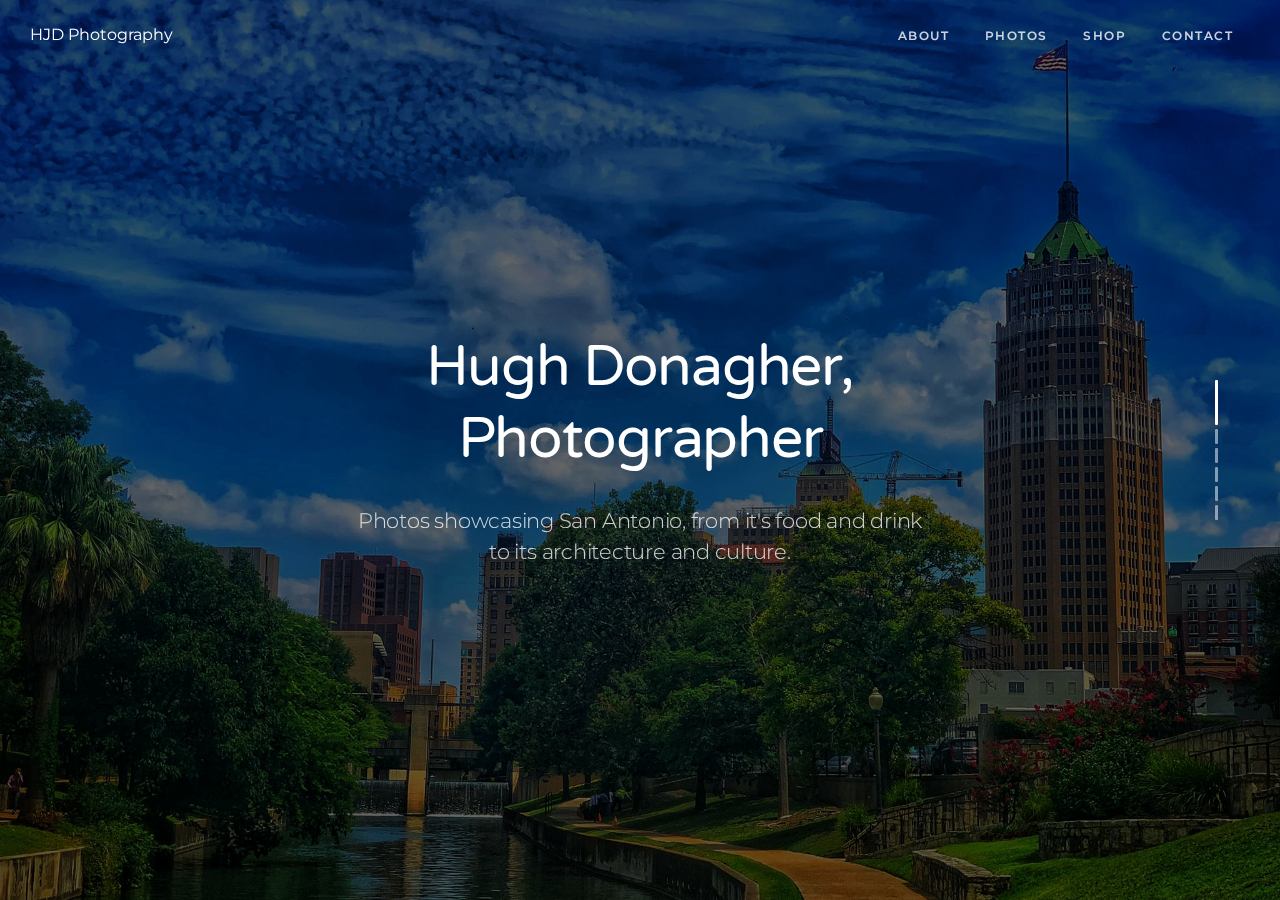
<file: index.html>
<!doctype html>
<html>
<head>
    <meta charset="UTF-8">
    <meta name="viewport" content="width=device-width, height=device-height, initial-scale=1.0">
    <meta name="apple-mobile-web-app-capable" content="yes" />
    <base href="./">
    <title>The Photos of Hugh Donagher</title>
    <meta property="og:title" content="The Photos of Hugh Donagher" />
    <meta name="twitter:title" content="The Photos of Hugh Donagher" />
    <meta name="description" content="The Photos of Hugh Donagher" />
    <meta name="og:description" content="The Photos of Hugh Donagher" />
    <meta name="twitter:description" content="The Photos of Hugh Donagher" />
    <meta name="og:image" content="assets/uploads/67089078-10156684964244401-3152278654055088128-o516209.jpg?p=uXMGbw35" />
    <meta name="twitter:image" content="assets/uploads/67089078-10156684964244401-3152278654055088128-o516209.jpg?p=uXMGbw35" />
    <link rel="preconnect" href="https://fonts.gstatic.com/" crossorigin>

    <!-- Fix flash of unstyled content  -->
    <style>html:not(.page-loaded) svg, html:not(.page-loaded) nav, html:not(.page-loaded) img, html:not(.page-loaded) .dropdown, html:not(.page-loaded) .sidebar{display:none;}</style>
 
</head>
<body class="slides zen smooth smoothScroll animated noPreload">
<svg xmlns="http://www.w3.org/2000/svg" style="display:none">
  
  <symbol id="logo" viewBox="0 0 106 31">
  <title>Slides Framework</title>
  <path d="M17.413 14.04c-.56-5.84-5.6-7-8.52-7-4.6 0-8.6 2.92-8.6 7.52 0 3 2.4 4.88 5.28 5.8 4.24 1.64 5.88 1.84 5.88 3.36 0 1.08-1.2 1.72-2.32 1.72-.28 0-2.24 0-2.52-2.04h-6.6c.6 5.84 5.68 7.36 9.04 7.36 4.92 0 9.04-2.88 9.04-7.76 0-4.8-4-5.92-7.76-6.96-1.76-.52-3.4-1.2-3.4-2.2 0-.6.48-1.48 1.88-1.48 1.96 0 2.04 1.2 2.08 1.68h6.52zm2.222 15.96h6.64v-29.6h-6.64v29.6zm9.662-24.56h6.64v-5.04h-6.64v5.04zm0 24.56h6.64v-22.2h-6.64v22.2zm32.782-29.6h-6.64v9.28c-.72-.72-2.6-2.64-6.52-2.64-5.64 0-11 4.28-11 11.8 0 6.68 4.4 11.88 11.12 11.88 4.48 0 6.08-2.2 6.72-3.12v2.4h6.32v-29.6zm-17.52 18.4c0-2.56 1.8-5.56 5.64-5.56 1.56 0 2.96.56 3.96 1.56 1 .96 1.64 2.32 1.64 3.92.08 1.64-.52 3.08-1.56 4.12s-2.52 1.68-4.12 1.68c-3.12 0-5.56-2.28-5.56-5.68v-.04zm42.502 2.4c.52-4.08-.32-7.64-3.12-10.64-2.08-2.2-5-3.52-8.4-3.52-6.76 0-11.64 5.72-11.64 11.92 0 6.6 5.4 11.76 11.76 11.76 2.28 0 4.48-.68 6.32-2 1.88-1.28 3.44-3.2 4.52-5.68h-6.8c-.8 1.16-1.92 2.08-4.04 2.08-2.6 0-4.84-1.56-5.12-3.92h16.52zm-16.44-5.04c.16-1.04 1.52-3.52 4.96-3.52s4.8 2.48 4.96 3.52h-9.92zm34.502-2.12c-.56-5.84-5.6-7-8.52-7-4.6 0-8.6 2.92-8.6 7.52 0 3 2.4 4.88 5.28 5.8 4.24 1.64 5.88 1.84 5.88 3.36 0 1.08-1.2 1.72-2.32 1.72-.28 0-2.24 0-2.52-2.04h-6.6c.6 5.84 5.68 7.36 9.04 7.36 4.92 0 9.04-2.88 9.04-7.76 0-4.8-4-5.92-7.76-6.96-1.76-.52-3.4-1.2-3.4-2.2 0-.6.48-1.48 1.88-1.48 1.96 0 2.04 1.2 2.08 1.68h6.52z"/>
  </symbol>
  
  <symbol id="close" viewBox="0 0 30 30"><path d="M15 0c-8.3 0-15 6.7-15 15s6.7 15 15 15 15-6.7 15-15-6.7-15-15-15zm5.7 19.3c.4.4.4 1 0 1.4-.2.2-.4.3-.7.3s-.5-.1-.7-.3l-4.3-4.3-4.3 4.3c-.2.2-.4.3-.7.3s-.5-.1-.7-.3c-.4-.4-.4-1 0-1.4l4.3-4.3-4.3-4.3c-.4-.4-.4-1 0-1.4s1-.4 1.4 0l4.3 4.3 4.3-4.3c.4-.4 1-.4 1.4 0s.4 1 0 1.4l-4.3 4.3 4.3 4.3z"/></symbol>

  <symbol id="arrow-left" viewBox="0 0 29 56"><path d="M28.7.3c.4.4.4 1 0 1.4l-26.3 26.3 26.3 26.3c.4.4.4 1 0 1.4-.4.4-1 .4-1.4 0l-27-27c-.4-.4-.4-1 0-1.4l27-27c.3-.3 1-.4 1.4 0z"/></symbol>
  
  <symbol id="arrow-right" viewBox="0 0 29 56"><path d="M.3 55.7c-.4-.4-.4-1 0-1.4l26.3-26.3-26.3-26.3c-.4-.4-.4-1 0-1.4.4-.4 1-.4 1.4 0l27 27c.4.4.4 1 0 1.4l-27 27c-.3.3-1 .4-1.4 0z"/></symbol>

  <symbol id="back" viewBox="0 0 20 20"><path d="M2.3 10.7l5 5c.4.4 1 .4 1.4 0s.4-1 0-1.4l-3.3-3.3h11.6c.6 0 1-.4 1-1s-.4-1-1-1h-11.6l3.3-3.3c.4-.4.4-1 0-1.4-.2-.2-.4-.3-.7-.3s-.5.1-.7.3l-5 5c-.2.2-.3.5-.3.7 0 .2.1.5.3.7z"/></symbol>
  
  <symbol id="menu" viewBox="0 0 18 18"><path d="M16 5h-14c-.6 0-1-.4-1-1 0-.5.4-1 1-1h14c.5 0 1 .4 1 1s-.4 1-1 1zm-14 5h14c.5 0 1-.4 1-1 0-.5-.4-1-1-1h-14c-.6 0-1 .4-1 1s.4 1 1 1zm14 3h-14c-.5 0-1 .4-1 1 0 .5.4 1 1 1h14c.5 0 1-.4 1-1s-.4-1-1-1z"/></symbol>
  
  <symbol id="share" viewBox="0 0 18 18"><path d="M16 8c-.6 0-1 .4-1 1v6h-12v-6c0-.6-.4-1-1-1s-1 .4-1 1v6c0 1.1.9 2 2 2h12c1.1 0 2-.9 2-2v-6c0-.6-.4-1-1-1zm-2.3-2.3c.4-.4.4-1 0-1.4l-4-4c-.4-.4-1-.4-1.4 0l-4 4c-.4.4-.4 1 0 1.4s1 .4 1.4 0l2.3-2.3v7.6c0 .6.4 1 1 1s1-.4 1-1v-7.6l2.3 2.3c.4.4 1 .4 1.4 0z"/></symbol>

  <symbol id="arrow-down" viewBox="0 0 24 24"><path d="M12 18c-.2 0-.5-.1-.7-.3l-11-10c-.4-.4-.4-1-.1-1.4.4-.4 1-.4 1.4-.1l10.4 9.4 10.3-9.4c.4-.4 1-.3 1.4.1.4.4.3 1-.1 1.4l-11 10c-.1.2-.4.3-.6.3z"/></symbol>
  
  <symbol id="arrow-up" viewBox="0 0 24 24"><path d="M11.9 5.9c.2 0 .5.1.7.3l11 10c.4.4.4 1 .1 1.4-.4.4-1 .4-1.4.1l-10.4-9.4-10.3 9.4c-.4.4-1 .3-1.4-.1-.4-.4-.3-1 .1-1.4l11-10c.1-.2.4-.3.6-.3z"/></symbol>
  
  <symbol id="arrow-top" viewBox="0 0 18 18"><path d="M15.7 7.3l-6-6c-.4-.4-1-.4-1.4 0l-6 6c-.4.4-.4 1 0 1.4.4.4 1 .4 1.4 0l4.3-4.3v11.6c0 .6.4 1 1 1s1-.4 1-1v-11.6l4.3 4.3c.2.2.4.3.7.3s.5-.1.7-.3c.4-.4.4-1 0-1.4z"/></symbol>
  
  <symbol id="play" viewBox="0 0 30 30"><path d="M7 30v-30l22 15z"/></symbol>
  
  <symbol id="chat" viewBox="0 0 18 18"><path d="M5,17c-0.2,0-0.3,0-0.4-0.1C4.2,16.7,4,16.4,4,16v-2H2c-1.1,0-2-0.9-2-2V3c0-1.1,0.9-2,2-2h14c1.1,0,2,0.9,2,2v9 c0,1.1-0.9,2-2,2H9.3l-3.7,2.8C5.4,16.9,5.2,17,5,17z M2,12h3.5C5.8,12,6,12.2,6,12.5V14l2.4-1.8C8.6,12.1,8.8,12,9,12h7V3H2V12z M13,7H5C4.4,7,4,6.6,4,6s0.4-1,1-1h8c0.6,0,1,0.4,1,1S13.6,7,13,7z M13,10H5c-0.6,0-1-0.4-1-1s0.4-1,1-1h8c0.6,0,1,0.4,1,1 S13.6,10,13,10z"/></symbol>

  <symbol id="mail" viewBox="0 0 18 18"><path d="M16 2h-14c-1.1 0-2 .9-2 2v10c0 1.1.9 2 2 2h14c1.1 0 2-.9 2-2v-10c0-1.1-.9-2-2-2zm0 2v.5l-7 4.3-7-4.4v-.4h14zm-14 10v-7.2l6.5 4c.1.1.3.2.5.2s.4-.1.5-.2l6.5-4v7.2h-14z"/></symbol>

  <symbol id="sound-on" viewBox="0 0 18 18"><path d="M8.5,0.1C8.1-0.1,7.7,0,7.4,0.2L3.7,3H2C0.9,3,0,3.9,0,5v6c0,1.1,0.9,2,2,2h1.7l3.7,2.8C7.6,15.9,7.8,16,8,16 c0.2,0,0.3,0,0.4-0.1C8.8,15.7,9,15.4,9,15V1C9,0.6,8.8,0.3,8.5,0.1z M7,13l-2.4-1.8C4.4,11.1,4.2,11,4,11l-2,0l0-6h2 c0.2,0,0.4-0.1,0.6-0.2L7,3V13z M11.7,9.9l0.7,1.9C13.9,11.2,15,9.7,15,8c0-1.7-1.1-3.2-2.7-3.8l-0.7,1.9C12.5,6.4,13,7.2,13,8C13,8.9,12.5,9.6,11.7,9.9z M12.2,1.1l-0.3,2C14.3,3.5,16,5.6,16,8s-1.8,4.5-4.2,4.9l0.3,2C15.6,14.3,18,11.4,18,8C18,4.6,15.6,1.7,12.2,1.1z"/></symbol>
  
  <symbol id="sound-off" viewBox="0 0 18 18"><path d="M15.9,8l1.8-1.8c0.4-0.4,0.4-1,0-1.4s-1-0.4-1.4,0l-1.8,1.8l-1.8-1.8c-0.4-0.4-1-0.4-1.4,0s-0.4,1,0,1.4L13.1,8l-1.8,1.8 c-0.4,0.4-0.4,1,0,1.4c0.2,0.2,0.5,0.3,0.7,0.3s0.5-0.1,0.7-0.3l1.8-1.8l1.8,1.8c0.2,0.2,0.5,0.3,0.7,0.3s0.5-0.1,0.7-0.3 c0.4-0.4,0.4-1,0-1.4L15.9,8z M8.5,0.1C8.1-0.1,7.7,0,7.4,0.2L3.7,3H2C0.9,3,0,3.9,0,5v6c0,1.1,0.9,2,2,2h1.7l3.7,2.8C7.6,15.9,7.8,16,8,16 c0.2,0,0.3,0,0.4-0.1C8.8,15.7,9,15.4,9,15V1C9,0.6,8.8,0.3,8.5,0.1z M7,13l-2.4-1.8C4.4,11.1,4.2,11,4,11l-2,0l0-6h2 c0.2,0,0.4-0.1,0.6-0.2L7,3V13z"/></symbol>
  
  <!-- social -->
  <symbol id="apple" viewBox="-1 1 24 24"><path d="M17.6 13.8c0-3 2.5-4.5 2.6-4.6-1.4-2.1-3.6-2.3-4.4-2.4-1.9-.2-3.6 1.1-4.6 1.1-.9 0-2.4-1.1-4-1-2 0-3.9 1.2-5 3-2.1 3.7-.5 9.1 1.5 12.1 1 1.5 2.2 3.1 3.8 3 1.5-.1 2.1-1 3.9-1s2.4 1 4 1 2.7-1.5 3.7-2.9c1.2-1.7 1.6-3.3 1.7-3.4-.1-.1-3.2-1.3-3.2-4.9zm-3.1-9c.8-1 1.4-2.4 1.2-3.8-1.2 0-2.7.8-3.5 1.8-.8.9-1.5 2.3-1.3 3.7 1.4.1 2.8-.7 3.6-1.7z"/></symbol>

  <symbol id="dribbble" viewBox="0 0 24 24"><path d="M12 0c-6.7 0-12 5.3-12 12s5.3 12 12 12 12-5.3 12-12-5.3-12-12-12zm7.9 5.7c1.3 1.7 2.1 3.9 2.3 6.1-.4-.1-2.4-.4-4.7-.4-.8 0-1.5 0-2.3.1 0-.1-.1-.3-.3-.5l-.7-1.5c3.7-1.4 5.3-3.4 5.7-3.8zm-7.9-3.8c2.5 0 4.9.9 6.7 2.5-.3.4-1.9 2.3-5.2 3.6-1.6-2.9-3.3-5.3-3.7-5.9.6-.1 1.4-.2 2.2-.2zm-4.4 1c.4.6 2.1 3 3.7 5.8-4.4 1.2-8.2 1.2-9.2 1.2h-.1c.8-3.1 2.9-5.6 5.6-7zm-5.7 9.1v-.3h.3c1.2 0 5.6-.1 10.1-1.5l.8 1.6c-.1 0-.3 0-.4.1-5.1 1.6-7.9 6-8.3 6.7-1.6-1.7-2.5-4.1-2.5-6.6zm10.1 10.1c-2.3 0-4.4-.8-6.1-2.1.3-.5 2.4-4.4 7.9-6.3 1.3 3.6 2 6.7 2.1 7.6-1.2.6-2.6.8-3.9.8zm5.7-1.8c-.1-.8-.7-3.6-2-7.1.7-.1 1.3-.1 2-.1 2.1 0 3.7.4 4.1.5-.3 2.8-1.8 5.2-4.1 6.7z"/></symbol>

  <symbol id="facebook" viewBox="0 0 24 24"><path d="M24 1.3v21.3c0 .7-.6 1.3-1.3 1.3h-6.1v-9.3h3.1l.5-3.6h-3.6v-2.2c0-1.1.3-1.8 1.8-1.8h1.9v-3.2c-.3 0-1.5-.1-2.8-.1-2.8 0-4.7 1.7-4.7 4.8v2.7h-3.1v3.6h3.1v9.2h-11.5c-.7 0-1.3-.6-1.3-1.3v-21.4c0-.7.6-1.3 1.3-1.3h21.3c.8 0 1.4.6 1.4 1.3z"/></symbol>

  <symbol id="facebook2" viewBox="0 0 512 512"><path d="M288 176v-64c0-17.664 14.336-32 32-32h32v-80h-64c-53.024 0-96 42.976-96 96v80h-64v80h64v256h96v-256h64l32-80h-96z"/></symbol>
   
  <symbol id="fb-like" viewBox="0 0 20 20"><path d="M0 8v12h5v-12h-5zm2.5 10.8c-.4 0-.8-.3-.8-.8 0-.4.3-.8.8-.8s.8.3.8.8c0 .4-.4.8-.8.8zm3.5-.8h9.5c1.1 0 1.7-1 1.7-1.7 0-.3-.4-1-.4-1 1.4-.3 1.7-1.2 1.7-1.7-.1-.5-.3-.9-.5-1 1-.4 1.5-1.1 1.4-1.9-.1-.8-1-1.5-1-1.5 1-.6.9-1.5.9-1.5-.3-1.3-1.5-1.7-1.7-1.7h-5.6s.3-.5.3-2.4-1.3-3.6-2.6-3.6c0 0-.7.1-1 .3v3.5l-2.7 4.4v9.8z"/></symbol>
  
  <symbol id="googlePlus" viewBox="0 1 24 24"><path d="M7.8 13.5h4.6c-.6 2-2.5 3.4-4.6 3.4-2.7 0-4.9-2.2-4.9-4.9s2.2-4.9 4.9-4.9c1.1 0 2.1.3 3 1l1.8-2.4c-1.4-1.1-3-1.6-4.8-1.6-4.3 0-7.9 3.5-7.9 7.9s3.5 7.9 7.9 7.9 7.9-3.5 7.9-7.9v-1.5h-7.9v3zM21.7 11v-2.2h-2v2.2h-2.2v2h2.2v2.2h2v-2.2h2.2v-2z"/></symbol>
  
  <symbol id="instagram" viewBox="0 0 20 20"><circle cx="10" cy="10" r="3.3"/><path d="M13,0H7C2.2,0,0,2.2,0,7v6c0,4.8,2.1,7,7,7h6c4.8,0,7-2.2,7-7V7C20,2.2,17.9,0,13,0z M10,15.1c-2.8,0-5.1-2.3-5.1-5.1 S7.2,4.9,10,4.9s5.1,2.3,5.1,5.1S12.8,15.1,10,15.1z M15.3,5.9c-0.7,0-1.2-0.5-1.2-1.2c0-0.7,0.5-1.2,1.2-1.2s1.2,0.5,1.2,1.2 C16.5,5.3,16,5.9,15.3,5.9z"/></symbol>

  <symbol id="behance" viewBox="0 0 511.958 511.958"><path d="M210.624 240.619c10.624-5.344 18.656-11.296 24.16-17.728 9.792-11.584 14.624-26.944 14.624-45.984 0-18.528-4.832-34.368-14.496-47.648-16.128-21.632-43.424-32.704-82.016-33.28h-152.896v312.096h142.56c16.064 0 30.944-1.376 44.704-4.192 13.76-2.848 25.664-8.064 35.744-15.68 8.96-6.624 16.448-14.848 22.4-24.544 9.408-14.656 14.112-31.264 14.112-49.76 0-17.92-4.128-33.184-12.32-45.728-8.288-12.544-20.448-21.728-36.576-27.552zm-147.552-90.432h68.864c15.136 0 27.616 1.632 37.408 4.864 11.328 4.704 16.992 14.272 16.992 28.864 0 13.088-4.32 22.24-12.864 27.392-8.608 5.152-19.776 7.744-33.472 7.744h-76.928v-68.864zm108.896 198.24c-7.616 3.68-18.336 5.504-32.064 5.504h-76.832v-83.232h77.888c13.568.096 24.128 1.888 31.68 5.248 13.44 6.08 20.128 17.216 20.128 33.504 0 19.2-6.912 32.128-20.8 38.976zM327.168 110.539h135.584v38.848h-135.584zM509.856 263.851c-2.816-18.08-9.024-33.984-18.688-47.712-10.592-15.552-24.032-26.944-40.384-34.144-16.288-7.232-34.624-10.848-55.04-10.816-34.272 0-62.112 10.72-83.648 32-21.472 21.344-32.224 52.032-32.224 92.032 0 42.656 11.872 73.472 35.744 92.384 23.776 18.944 51.232 28.384 82.4 28.384 37.728 0 67.072-11.232 88.032-33.632 13.408-14.144 20.992-28.064 22.656-41.728h-62.464c-3.616 6.752-7.808 12.032-12.608 15.872-8.704 7.04-20.032 10.56-33.92 10.56-13.216 0-24.416-2.912-33.76-8.704-15.424-9.28-23.488-25.536-24.512-48.672h170.464c.256-19.936-.384-35.264-2.048-45.824zm-166.88 5.984c2.24-15.008 7.68-26.912 16.32-35.712 8.64-8.768 20.864-13.184 36.512-13.216 14.432 0 26.496 4.128 36.32 12.416 9.696 8.352 15.168 20.48 16.288 36.512h-105.44z"/></symbol>
  
  <symbol id="linkedin" viewBox="0 0 24 24"><path d="M5.9 21.9h-4.7v-14.2h4.7v14.2zm-2.3-16.1c-1.6 0-2.6-1.1-2.6-2.5s1-2.5 2.7-2.5c1.6 0 2.6 1 2.6 2.5-.1 1.4-1.2 2.5-2.7 2.5zm19.2 16.1h-4.7v-7.6c0-2-.7-3.3-2.3-3.3-1.3 0-2.1.9-2.5 1.7-.1.3-.1.8-.1 1.2v7.9h-4.7v-14.1h4.7v2c.7-.9 1.7-2.3 4.3-2.3 3.1 0 5.5 2.1 5.5 6.4v8.2h-.2z"/></symbol>

  <symbol id="medium" viewBox="0 0 130.8 104"><path d="M15.5 21.2c.2-1.6-.5-3.2-1.7-4.3l-12.1-14.7v-2.2h38l29.3 64.4 25.8-64.4h36.2v2.2l-10.5 10c-.9.7-1.3 1.8-1.2 2.9v73.7c0 1.1.3 2.2 1.2 2.9l10.2 10v2.2h-51.3v-2.2l10.6-10.2c1-1 1-1.3 1-2.9v-59.6l-29.4 74.7h-4l-34.2-74.7v50.3c0 2.2.4 4.2 1.9 5.7l13.7 16.8v2.2h-39v-2.2l13.8-16.7c1.5-1.5 1.8-3.3 1.8-5.7l-.1-58.2z"/></symbol>
  
  <symbol id="pinterest" viewBox="0 0 24 24"><path d="M5.9 13.9c1.2-2-.4-2.5-.6-4-1-6.1 7.1-10.2 11.4-6 2.9 2.9 1 12-3.7 11-4.6-.9 2.2-8.1-1.4-9.5-3-1.1-4.6 3.6-3.2 5.9-.8 4-2.5 7.7-1.8 12.7 2.3-1.7 3.1-4.8 3.7-8.1 1.2.7 1.8 1.4 3.3 1.5 5.5.4 8.6-5.4 7.8-10.7-.7-4.7-5.5-7.1-10.6-6.6-4.1.4-8.1 3.7-8.3 8.3-.1 2.8.7 4.9 3.4 5.5z"/></symbol>
  
  <symbol id="stumbleupon" viewBox="0 0 24 24"><path d="M13.3 9.6l1.6.8 2.5-.8v-1.4c0-3-2.4-5.4-5.4-5.4s-5.4 2.4-5.4 5.4v7.5c0 .7-.6 1.3-1.3 1.3s-1.3-.6-1.3-1.3v-3.2h-4v3.2c0 3 2.4 5.4 5.4 5.4s5.4-2.4 5.4-5.4v-7.5c0-.7.6-1.3 1.3-1.3s1.3.6 1.3 1.3l-.1 1.4zm6.6 2.9v3.2c0 .7-.6 1.3-1.3 1.3s-1.3-.6-1.3-1.3v-3.2l-2.5.8-1.6-.8v3.2c0 3 2.4 5.4 5.4 5.4s5.4-2.4 5.4-5.4v-3.2h-4.1z"/></symbol>
  
  <symbol id="twitter" viewBox="0 1 24 23"><path d="M21.5 7.6v.6c0 6.6-5 14.1-14 14.1-2.8 0-5.4-.8-7.6-2.2l1.2.1c2.3 0 4.4-.8 6.1-2.1-2.2 0-4-1.5-4.6-3.4.3.1.6.1.9.1.5 0 .9-.1 1.3-.2-2.1-.6-3.8-2.6-3.8-5 .7.4 1.4.6 2.2.6-1.3-.9-2.2-2.4-2.2-4.1 0-.9.2-1.8.7-2.5 2.4 3 6.1 5 10.2 5.2-.1-.4-.1-.7-.1-1.1 0-2.7 2.2-5 4.9-5 1.4 0 2.7.6 3.6 1.6 1-.3 2.1-.7 3-1.3-.4 1.2-1.1 2.1-2.2 2.7 1-.1 1.9-.4 2.8-.8-.6 1.1-1.4 2-2.4 2.7z"/></symbol>
  
  <symbol id="tumblr" viewBox="0 0 23 23"><path d="M12.573 4.94v-4.94h-3.188c-.072.183-.11.4-.11.622-.034.107-.072.184-.072.293-.328 1.829-1.28 3.11-2.892 3.807-.476.218-.914.253-1.39.218v3.987h2.342c.039 5.603.039 8.493.039 8.64v.332c.294 2.449 1.573 3.914 3.843 4.463.914.257 1.901.366 2.892.366 1.279-.036 2.525-.256 3.771-.659v-4.685c-.731.22-1.395.402-1.977.583-1.135.333-2.087.113-2.857-.619-.073-.11-.183-.257-.221-.403-.106-.586-.178-1.206-.178-1.795v-6.222h5.083v-3.988h-5.085z"/></symbol>

  <symbol id="xing" viewBox="0 0 24 24"><path d="M3.647 4.74c-.208 0-.384.073-.472.216-.091.148-.077.338.02.531l2.34 4.051v.02l-3.678 6.49c-.096.191-.091.383 0 .531.088.142.244.236.452.236h3.461c.518 0 .767-.349.944-.669l3.737-6.608-2.38-4.15c-.172-.307-.433-.649-.964-.649h-3.46zm14.542-4.74c-.517 0-.741.326-.927.659l-7.702 13.658 4.918 9.023c.172.307.437.659.967.659h3.457c.208 0 .371-.079.459-.221.092-.148.09-.343-.007-.535l-4.88-8.915v-.023l7.664-13.551c.096-.191.098-.386.007-.534-.088-.142-.252-.221-.46-.221h-3.496z"/></symbol>

  <symbol id="whatsapp" viewBox="0 0 512 512"><path d="M256.064 0h-.128c-141.152 0-255.936 114.816-255.936 256 0 56 18.048 107.904 48.736 150.048l-31.904 95.104 98.4-31.456c40.48 26.816 88.768 42.304 140.832 42.304 141.152 0 255.936-114.848 255.936-256s-114.784-256-255.936-256zm148.96 361.504c-6.176 17.44-30.688 31.904-50.24 36.128-13.376 2.848-30.848 5.12-89.664-19.264-75.232-31.168-123.68-107.616-127.456-112.576-3.616-4.96-30.4-40.48-30.4-77.216s18.656-54.624 26.176-62.304c6.176-6.304 16.384-9.184 26.176-9.184 3.168 0 6.016.16 8.576.288 7.52.32 11.296.768 16.256 12.64 6.176 14.88 21.216 51.616 23.008 55.392 1.824 3.776 3.648 8.896 1.088 13.856-2.4 5.12-4.512 7.392-8.288 11.744-3.776 4.352-7.36 7.68-11.136 12.352-3.456 4.064-7.36 8.416-3.008 15.936 4.352 7.36 19.392 31.904 41.536 51.616 28.576 25.44 51.744 33.568 60.032 37.024 6.176 2.56 13.536 1.952 18.048-2.848 5.728-6.176 12.8-16.416 20-26.496 5.12-7.232 11.584-8.128 18.368-5.568 6.912 2.4 43.488 20.48 51.008 24.224 7.52 3.776 12.48 5.568 14.304 8.736 1.792 3.168 1.792 18.048-4.384 35.52z"/></symbol>
  
  <symbol id="youtube" viewBox="0 0 24 24"><path d="M23.6 6.3c-.3-1.2-1.4-2.2-2.6-2.3-3-.3-6-.3-9-.3s-6 0-9 .3c-1.2.1-2.3 1.1-2.6 2.3-.4 1.8-.4 3.8-.4 5.7 0 1.9 0 3.9.4 5.7.3 1.2 1.4 2.2 2.6 2.3 3 .3 6 .3 9 .3s6 0 9-.3c1.3-.1 2.3-1.1 2.6-2.4.4-1.7.4-3.7.4-5.6 0-1.9 0-3.9-.4-5.7zm-14.1 9v-6.6l6.5 3.3-6.5 3.3z"/></symbol>

</svg>

<!-- Navigation -->
<nav class="side pole medium">
  <div class="navigation">
    <ul></ul>
  </div>
</nav><!-- Panel Top #08 -->
<nav class="panel top firstSlideOnly">
  <div class="sections desktop">
    <div class="left">
      <a href="/index.html" title="HJD Photography">HJD Photography</a>
    </div>
    
    <div class="right">
      <ul class="menu uppercase trim">
        <li><a href="#about-c9acc886">About</a></li>
        <li><a href="#">Photos</a></li>
        <li><a href="#shop">Shop</a></li>
        <li><a href="#slide-55-3fa2533b">Contact</a></li>
      </ul>
    </div>
  </div>
  <div class="sections compact hidden">
    <div class="left">
      <a href="/index.html" title="HJD Photography">HJD Photography</a>
    </div>
    <div class="right">
      <span class="button actionButton sidebarTrigger" data-sidebar-id="1">
        <svg>
          <use xmlns:xlink="http://www.w3.org/1999/xlink" xlink:href="#menu"></use>
        </svg>
      </span>
    </div>
  </div>
</nav>

<!-- Sidebar -->
<nav class="sidebar" data-sidebar-id="1">
  <div class="close"><svg><use xmlns:xlink="http://www.w3.org/1999/xlink" xlink:href="#close"></use></svg></div>
  <div class="content">
    <a href="/index.html" title="HJD Photography">HJD Photography</a>
    <ul class="mainMenu margin-top-3">
      <li><a href="#about-c9acc886">About</a></li>
        <li><a href="#">Photos</a></li>
        <li><a href="#shop">Shop</a></li>
        <li><a href="#slide-55-3fa2533b">Contact</a></li>
    </ul>
    <ul class="subMenu small opacity-8">
      <li><a href="#">Submit Product</a></li>
      <li><a href="#">FAQ</a></li>
      <li><a href="#">License</a></li>
      <li><a href="#">Terms & Conditions</a></li>
      <li><a href="#">Privacy Policy</a></li>
      <li><a href="#">Contact Us</a></li>
    </ul>
    <ul class="social opacity-8">
      <li><a href="#"><svg><use xmlns:xlink="http://www.w3.org/1999/xlink" xlink:href="#facebook"></use></svg></a></li>
      <li><a href="#"><svg><use xmlns:xlink="http://www.w3.org/1999/xlink" xlink:href="#twitter"></use></svg></a></li>
      <li><a href="#"><svg><use xmlns:xlink="http://www.w3.org/1999/xlink" xlink:href="#instagram"></use></svg></a></li>
    </ul>
  </div>
</nav>
<!-- Slide 1 (#03) -->
<section class="slide fade-6 kenBurns" data-title="Slide #1 (03)" data-name="slide-03-c88006da">
  <div class="content">
    <div class="container">
      <div class="wrap">
      
        <div class="fix-7-12">
          <div class="fix-7-12 margin-bottom-3">
            <h1 class="weight-2 cropTop ae-2">Hugh Donagher, Photographer</h1></div>
          <div class="fix-6-12"> 
            <p class="weight-3 large cropBottom ae-3"><span class="opacity-8">Photos showcasing San Antonio, from it's food and drink to its architecture and culture.</span></p>
          </div>
        </div>
          
      </div>
    </div>
  </div>
  <div class="background" style="background-image:url(assets/uploads/67089078-10156684964244401-3152278654055088128-o516209.jpg?p=uXMGbw35)"></div>
</section>
<!-- Slide 2 (#40) -->
<section name="about" class="zen slide fade-4 kenBurns" data-name="about-c9acc886" data-title="Slide #2 (40)">
  <div class="content top">
    <div class="container">
      <div class="wrap top">
        
        <div class="fix-5-12 toLeft left ae-1 top">
          <h2 class="ae-1 opacity-7 smaller margin-bottom-2">About HJD Photography</h2>
          <p class="ae-3 large">Photography has always been an important aspect of my life. However, upon moving to San Antonio, Texas, it has taken on a more significant role. There is something about this place, it's people, customs, diversity, architecture and culture that speaks to me.</p>

 <p class="ae-5 large">I hope that you will find the beauty of San Antonio through my lens.</p>
         
        </div>

      </div>
    </div>
  </div>
  <div class="background" style="background-image:url(assets/uploads/hugh.jpg?p=uXMGbw35)"></div>
</section>
<!-- Slide 3 (#75) -->
<section class="slide fade-6 kenBurns" data-title="Slide #3 (75)" data-name="slide-75-5d9fd4e0">
  <div class="content">
    <div class="container">
      <div class="wrap">

        <div class="fix-8-12 toCenter">
          <h1 class="weight-2 smaller margin-bottom-2 ae-1">Photos</h1>
          <p class="large ae-2">
            <span class="opacity-8">A selection of currently available photos.</span>
          </p>
        </div>
        <div class="fix-12-12 margin-top-4">
          <ul class="flex flex-75 fixedSpaces ae-3 popupTrigger noText" data-popup-id="75">
            <li class="col-3-12 ae-6 fromBlur">
              <img src="assets/uploads/74235451-10156949549729401-8126992591288795136-o.jpg?p=uXMGbw35" class="wide rounded margin-bottom-2" data-slider-id="75" data-slider-action="0" alt="Image"/>
              <img src="assets/uploads/70468490-10156830030224401-4554065123731308544-o.jpg?p=uXMGbw35" class="wide rounded margin-bottom-2" data-slider-id="75" data-slider-action="1" alt="Image"/>
            </li>
            <li class="col-3-12 ae-3 fromBlur">
              <img src="assets/uploads/67490917-10156700493309401-650515128176869376-o.jpg?p=uXMGbw35" class="wide rounded margin-bottom-2" data-slider-id="75" data-slider-action="2" alt="Image"/>
              
               <img src="assets/uploads/71936348-10156887993184401-5684303982630010880-o.jpg?p=uXMGbw35" class="wide rounded margin-bottom-2" data-slider-id="75" data-slider-action="7" alt="Image"/>
            </li>
            <li class="col-3-12 ae-2 fromBlur">
              <img src="assets/uploads/59488076-10156522951699401-5519024205036781568-o.jpg?p=uXMGbw35" class="wide rounded margin-bottom-2" data-slider-id="75" data-slider-action="3" alt="Image"/>
              <img src="assets/uploads/69792861-10156783360699401-3847890346134470656-o.jpg?p=uXMGbw35" class="wide rounded margin-bottom-2" data-slider-id="75" data-slider-action="4" alt="Image"/>
            </li>
            <li class="col-3-12 ae-7 fromBlur">
              <img src="assets/uploads/60131113-10156547860024401-660093394873221120-o.jpg?p=uXMGbw35" class="wide rounded margin-bottom-2" data-slider-id="75" data-slider-action="5" alt="Image"/>
              <img src="assets/uploads/69478556-10156783038064401-1966455668441350144-o.jpg?p=uXMGbw35" class="wide rounded margin-bottom-2" data-slider-id="75" data-slider-action="6" alt="Image"/>
            </li>
          </ul>
        </div>

      </div>
    </div>
  </div>
  <div class="background" style="background-image:url(assets/uploads/67083925-10156702464889401-1402286631502741504-o.jpg?p=uXMGbw35)"></div>
</section>

<!-- Popup Gallery -->
<div class="popup animated" data-popup-id="75">
  <div class="close"><svg><use xmlns:xlink="http://www.w3.org/1999/xlink" xlink:href="#close"></use></svg></div>
  <div class="content">
    <div class="container">
      <div class="wrap spaces">

        <ul class="slider animated ae-1 fromAbove inlineBlock clickable popupContent disableSelect" data-slider-id="75" style="display: inline-block;">
          <li class="selected">
            <img src="assets/uploads/74235451-10156949549729401-8126992591288795136-o.jpg?p=uXMGbw35" class="rounded" alt="Image"/>
          </li>
          <li>
            <img src="assets/uploads/70468490-10156830030224401-4554065123731308544-o.jpg?p=uXMGbw35" class="rounded" alt="Image"/>
          </li>
          <li>
            <img src="assets/uploads/67490917-10156700493309401-650515128176869376-o.jpg?p=uXMGbw35" class="rounded" alt="Image"/>
          </li>
          <li>
            <img src="assets/uploads/59488076-10156522951699401-5519024205036781568-o.jpg?p=uXMGbw35" class="rounded" alt="Image"/>
          </li>
          <li>
            <img src="assets/uploads/69792861-10156783360699401-3847890346134470656-o.jpg?p=uXMGbw35" class="rounded" alt="Image"/>
          </li>
          <li>
            <img src="assets/uploads/60131113-10156547860024401-660093394873221120-o.jpg?p=uXMGbw35" class="rounded" alt="Image"/>
          </li>
          <li>
            <img src="assets/uploads/69478556-10156783038064401-1966455668441350144-o.jpg?p=uXMGbw35" class="rounded" alt="Image"/>
          </li>
           <li>
            <img src="assets/uploads/71936348-10156887993184401-5684303982630010880-o.jpg?p=uXMGbw35" class="rounded" alt="Image"/>
        </ul>

      </div>
    </div>
  </div>
</div>
<!-- Slide 4 (#90) -->
<section class="slide fade-6 kenBurns" data-title="Slide #4 (90)" data-name="slide-90-12e2cadb">
  <div class="content">
    <div class="container">
      <div class="wrap">

        <div class="fix-8-12 toCenter">
         
          <h1 class="smaller margin-bottom-2 ae-1">Special Collections</h1>
          <p class="large light ae-1"><span class="opacity-8">I am passionate about the history, architecture, food and culture of San Antonio. I have built collections to share my passion.</span></p>
        </div>
        <div class="fix-12-12 margin-top-4">
          <ul class="flex fixedSpaces later left">
            <li class="col-3-12 col-tablet-1-2 col-phone-1-1">
              <div class="empty margin-bottom-2 noShadow ae-2">
                <img class="wide" src="assets/uploads/67490917-10156700493309401-650515128176869376-o698385.jpg?p=uXMGbw35" alt="Video Thumbnail"/></div>
              <h4 class="smaller margin-bottom-1 ae-4">Architecture</h4>
              <div class="ae-5"><p class="small opacity-8">From the grand history of the Tower Life Building to the latest world class buildings like Ruby City, San Antonio is home to arcitectural gems.</p></div>
            </li>
            <li class="col-3-12 col-tablet-1-2 col-phone-1-1">
              <a href="#" class="button rounded empty margin-bottom-2 ae-4">
                <img class="wide" src="assets/uploads/59857949-10156536405689401-2082036811789500416-o.jpg?p=uXMGbw35" alt="Image Thumbnail"/></a>
              <h4 class="smaller margin-bottom-1 ae-5">Culture</h4>
              <div class="ae-6"><p class="small opacity-8">A blend of southern hospitality, mexican traditions and even German settlerers.</p></div>
            </li>
            <li class="col-3-12 col-tablet-1-2 col-phone-1-1">
              <a href="#" class="button rounded empty margin-bottom-2 ae-5"><img class="wide" src="assets/img/gallery-90-3.jpg" alt="Image Thumbnail"/></a>
              <h4 class="smaller margin-bottom-1 ae-6">Food</h4>
              <div class="ae-7"><p class="small opacity-8">Tex-Mex, supper clubs, cutting edge cocktails and high end cuisine.</p></div>
            </li>
            <li class="col-3-12 col-tablet-1-2 col-phone-1-1">
              <a href="#" class="button rounded empty margin-bottom-2 ae-6"><img class="wide" src="assets/img/gallery-90-4.jpg" alt="Image Thumbnail"/></a>
              <h4 class="smaller margin-bottom-1 ae-7">History</h4>
              <div class="ae-8"><p class="small opacity-8">lorem ipsum dolor blah blah blah bah wee hee hee hee.</p></div>
            </li>
          </ul>
        </div>

      </div>
    </div>
  </div>
  <div class="background" style="background-image:url(assets/uploads/59488076-10156522951699401-5519024205036781568-o.jpg?p=uXMGbw35)"></div>
</section>
<!-- Slide 5 (#94) -->
<section class="slide fade-6 kenBurns" data-title="Slide #5 (94)" data-name="slide-94-8d217e2c">
  <div class="content">
    <div class="container">
      <div class="wrap">
      
        <div class="fix-12-12">
         
         <script type='text/javascript' src='https://fineartamerica.com/widgetshoppingcart/widgetscripts.php'></script>
<iframe id='pixelsshoppingcartiframe' src='https://fineartamerica.com/widgetshoppingcart/artwork.html?memberidtype=artistid&memberid=862911&domainid=0&showheader=0&height=600&autoheight=true' style='display: inline-block; width: 100%; height: 820px; border: none; overflow: hidden;'></iframe>
        </div>
                
      </div>
    </div>
  </div>
  <div class="background" style="background-image:url(assets/img/background/img-94.jpg)"></div>
</section>
<!-- Slide 6 (#55) -->
<section class="slide fade-6 kenBurns" data-title="Slide #6 (55)" data-name="slide-55-3fa2533b">
  <div class="content">
    <div class="container">
      <div class="wrap">

        <h1 class="smaller margin-bottom-2 ae-1">Say Hello</h1>
        <p class="large margin-bottom-4 ae-2">
          <span class="opacity-8">Feel free to ask anything about our products.</span>
        </p>
        <div class="form-55 fix-8-12 ae-3">
          <div class="pad padding-top-2 shadow left selected">
            <form action="ajax-email.php" id="contact-form" method="post" class="slides-form wide ae-4" data-ajax-form="true">
              <ul class="flex noSpaces">
                <li class="col-6-12 form-55-input-1 ae-5">
                  <div class="label"><label class="left opacity-5" for="name55">Your name</label></div>
                  <input class="rounded wide ae-7" id="name55" type="name" name="name" placeholder="Name" required>
                </li>
                <li class="col-6-12 form-55-input-2 ae-6">
                  <div class="label"><label class="left opacity-5" for="email55">Email address</label></div>
                  <input class="rounded wide ae-8" id="email55" type="email" name="email" placeholder="Email" required>
                </li>
              </ul>
              <div class="label ae-8"><label class="opacity-5" for="message55">Message</label></div>
              <textarea class="rounded left wide ae-9" id="message55" type="text" name="message" placeholder="Message" required></textarea>
              <button type="submit" class="button wide deepPurple rounded ae-10 cropBottom margin-top-2" data-success-text="Done!" data-success-class="message-sent" name="button">Send message</button>
            </form>
          </div>
        </div>
        
      </div>
    </div>
  </div>  
  <div class="background" style="background-image:url(assets/uploads/59857949-10156536405689401-2082036811789500416-o.jpg?p=uXMGbw35)"></div>
</section>
<!-- Panel Bottom #07 -->
<nav class="panel bottom black lastSlideOnly">
  <div class="sections">
    <div class="left"><a href="#" class="button hollow"><img src="assets/img/appstore.jpg" width="112" height="42"/></a></div>
    <div class="center"><span class="nextSlide"><svg><use xmlns:xlink="http://www.w3.org/1999/xlink" xlink:href="#arrow-down"></use></svg></span></div>
    <div class="right"><span data-dropdown-id="2" class="button actionButton dropdownTrigger"><svg><use xmlns:xlink="http://www.w3.org/1999/xlink" xlink:href="#share"></use></svg></span></div>
  </div>
</nav>

<!-- Share Window -->
<div class="dropdown share bottom right" data-dropdown-id="2" data-text="Take a look at this" data-url="https://designmodo.com" data-pinterest-image="https://designmodo.com/wp-content/uploads/2015/10/Presentation.jpg">
  <div class="center padding-2">
    <div class="title">Share</div>
    <a href="#">Contact us</a>
  </div>
  <ul>
    <li class="social-facebook"><svg><use xmlns:xlink="http://www.w3.org/1999/xlink" xlink:href="#fb-like"></use></svg></li>
    <li class="social-twitter"><svg><use xmlns:xlink="http://www.w3.org/1999/xlink" xlink:href="#twitter"></use></svg></li>
    <li class="social-pinterest"><svg><use xmlns:xlink="http://www.w3.org/1999/xlink" xlink:href="#pinterest"></use></svg></li>
    <li class="social-linkedin"><svg><use xmlns:xlink="http://www.w3.org/1999/xlink" xlink:href="#linkedin"></use></svg></li>
    <li class="mail" data-subject="Subject" data-body="Body">share by email</li>
  </ul>
</div>

    <!-- Compressed Styles -->
    <link href="css/slides.min.css?503341" rel="stylesheet" type="text/css">

    
    <!-- Fonts and Material Icons -->
    <link rel="stylesheet" as="font" href="https://fonts.googleapis.com/css?family=Montserrat:100,300,400,500,600,800|Varela Round|Montserrat|Material+Icons"/>
    <style type="text/css">
        .slides,
        .slides p {
            font-family: 'Montserrat', sans-serif;
            font-weight: 400;
        }
        .slides h1,
        .slides h2,
        .slides h3,
        .slides h4,
        .slides h5,
        .slides h6 {
            font-family: 'Varela Round', sans-serif;
            font-weight: 400;
        }
        .slides .button,
        .slides .slides-form {
            font-family: 'Montserrat', sans-serif;
            font-weight: 400;
        }
    </style>
    <link href="css/custom_pB3syTo9.css?p=uXMGbw35" rel="stylesheet" type="text/css"><!-- jQuery 3.4.1 -->
    <script src="https://ajax.googleapis.com/ajax/libs/jquery/3.4.1/jquery.min.js"></script>

    <!-- Compressed Scripts -->
    <script src="js/slides.min.js?503341" type="text/javascript"></script>
    <script src="js/custom_pB3syTo9.js?p=uXMGbw35"></script> 
</body>
</html>
</file>
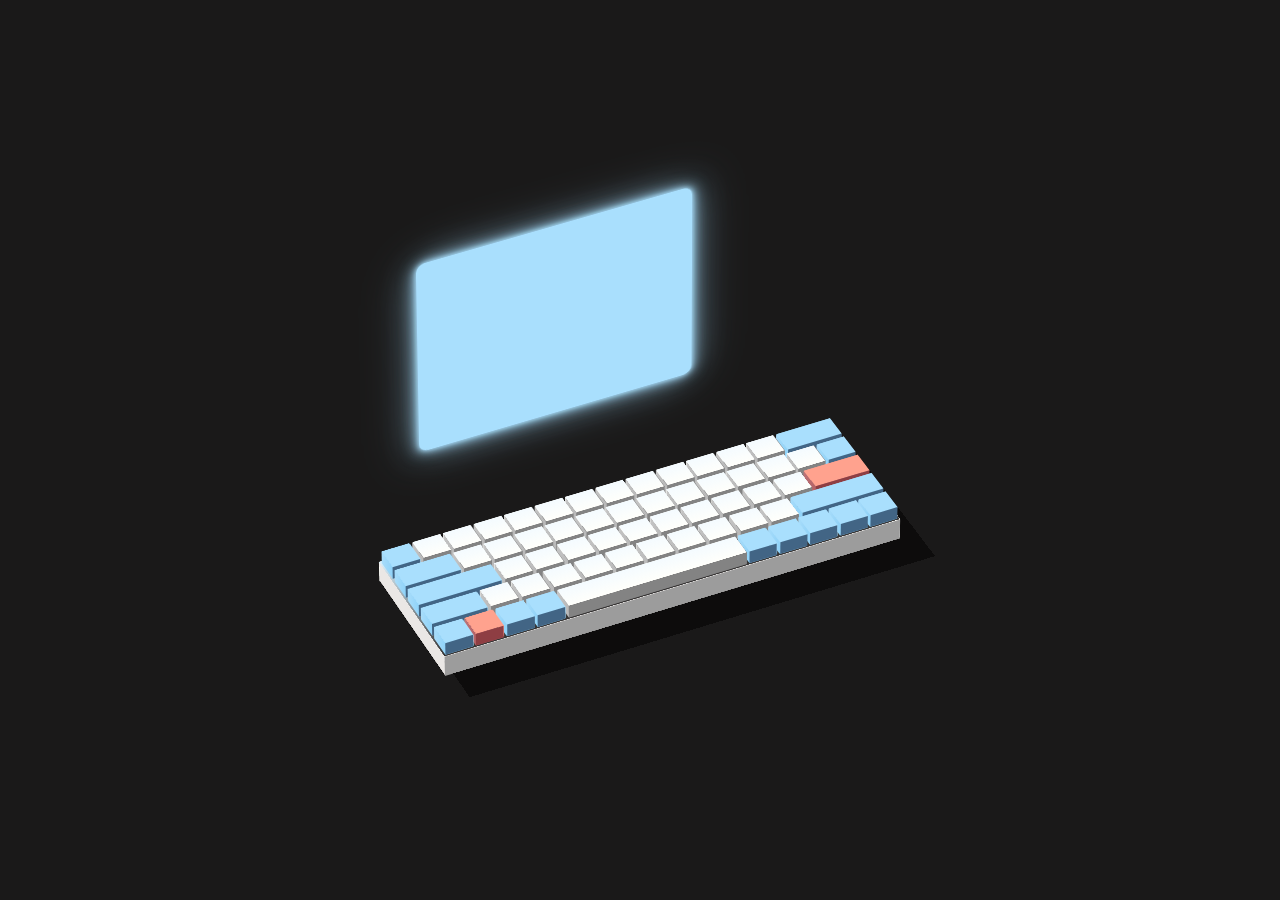
<file: iso-keyboard.html>
<!doctype html>
<html>
<head>
    <meta charset="UTF-8">
    <meta name="viewport" content="width=device-width, height=device-height, initial-scale=1.0">
    <title>isometric keyboard</title>

    <style>
        
        *, *::after, *::before {margin: 0;padding: 0;box-sizing: border-box;transform-style: preserve-3d;}

        body {width: 100%;height: 100vh;display: flex;justify-content: center;align-items: center;background-color: #1a1919;overflow: hidden;font-family: sans-serif;font-weight: bolder;color: rgba(255, 255, 251, 0.7);text-transform: uppercase;letter-spacing: 2px;}

        .main {
            width: 800px;
            height: 600px;
            position: relative;
            cursor: pointer;
            margin-top: 200px;
        }

        .flex {
            display: flex;
            justify-content: center;
            align-items: center;
        }

        .face {
            position: absolute;
        }

       
        .screen {
            width: 303.0303030303px;
            height: 240px;
            transform: translateZ(100px) translateY(-200px) translateZ(50px) rotateX(270deg);
            background-color: #A9DFFD;
            border-radius: 10px;
            box-shadow: 0 0 5px rgba(169, 223, 253, 0.8), 0 0 10px rgba(169, 223, 253, 0.7), 0 0 15px rgba(169, 223, 253, 0.6), 0 0 20px rgba(169, 223, 253, 0.5), 0 0 40px rgba(169, 223, 253, 0.4), 0 0 60px rgba(169, 223, 253, 0.3);
            animation: screen 1s ease-in alternate infinite;
        }

        .keyboard {
            width: 500px;
            height: 160px;
            transform: perspective(10000px) rotateX(50deg) rotateZ(-25deg);
        }
        .keyboard__front {
            width: 500px;
            height: 25px;
            transform: rotateX(-90deg) translateZ(80px);
            background-color: #9C9C9C;
        }
        .keyboard__back {
            width: 500px;
            height: 25px;
            transform: rotateX(90deg) translateZ(80px);
            background-color: #FFFFFB;
        }
        .keyboard__top {
            display: flex;
            flex-direction: column;
            justify-content: space-around;
            width: 500px;
            height: 160px;
            transform: rotateY(0deg) translateZ(12.5px);
            background-image: linear-gradient(to bottom, #dbf2fe, #343232);
        }
        .keyboard__bottom {
            width: 500px;
            height: 160px;
            transform: rotateY(180deg) translateZ(12.5px);
            background-color: #EAE7E5;
            box-shadow: -20px 40px 0 #0d0c0c, 0px 40px 0 #0d0c0c, 5px 0px 0 #0d0c0c, 5px 40px 0 #0d0c0c;
        }
        .keyboard__right {
            width: 25px;
            height: 160px;
            transform: rotateY(90deg) translateZ(250px);
            background-color: #FFFFFB;
        }
        .keyboard__left {
            width: 25px;
            height: 160px;
            transform: rotateY(90deg) translateZ(-250px);
            background-color: #EAE7E5;
        }

        .keys {
            display: flex;
            justify-content: space-between;
            flex-wrap: wrap;
            width: 100%;
            transform: translateZ(7.5px);
            padding: 0 2px;
        }

        .key {
            width: 30px;
            height: 27px;
            transition: .05s ease;
        }
        .key--w2 {
            width: 60px;
        }
        .key--w3 {
            width: 90px;
        }
        .key--w6 {
            width: 195px;
        }
        .key__front {
            width: 30px;
            height: 15px;
            transform: rotateX(-90deg) translateZ(13.5px);
            background-color: #838383;
        }
        .key__front--w2 {
            width: 60px;
        }
        .key__front--w3 {
            width: 90px;
        }
        .key__front--w6 {
            width: 195px;
        }
        .key__back {
            width: 30px;
            height: 15px;
            transform: rotateX(90deg) translateZ(13.5px);
            background-color: #FFFFFB;
        }
        .key__back--w2 {
            width: 60px;
        }
        .key__back--w3 {
            width: 90px;
        }
        .key__back--w6 {
            width: 195px;
        }
        .key__top {
            width: 30px;
            height: 27px;
            transform: rotateY(0deg) translateZ(7.5px);
            background-color: #FFFFFB;
            background-image: linear-gradient(to bottom, #f4fbff, #FFFFFB);
        }
        .key__top--w2 {
            width: 60px;
        }
        .key__top--w3 {
            width: 90px;
        }
        .key__top--w6 {
            width: 195px;
        }
        .key__bottom {
            width: 30px;
            height: 27px;
            transform: rotateY(180deg) translateZ(7.5px);
            background-color: #838383;
        }
        .key__bottom--w2 {
            width: 60px;
        }
        .key__bottom--w3 {
            width: 90px;
        }
        .key__bottom--w6 {
            width: 195px;
        }
        .key__right {
            width: 15px;
            height: 27px;
            transform: rotateY(90deg) translateZ(15px);
            background-color: #838383;
        }
        .key__right--w2 {
            transform: rotateY(90deg) translateZ(30px);
        }
        .key__right--w3 {
            transform: rotateY(90deg) translateZ(45px);
        }
        .key__right--w6 {
            transform: rotateY(90deg) translateZ(97.5px);
        }
        .key__left {
            width: 15px;
            height: 27px;
            transform: rotateY(90deg) translateZ(-15px);
            background-image: linear-gradient(to bottom, #c5c5c5, #b8b8b8);
        }
        .key__left--w2 {
            transform: rotateY(90deg) translateZ(-30px);
        }
        .key__left--w3 {
            transform: rotateY(90deg) translateZ(-45px);
        }
        .key__left--w6 {
            transform: rotateY(90deg) translateZ(-97.5px);
        }

       
        .face--key-b1 {
            background: #A9DFFD;
        }

        .face--key-b2 {
            background-image: linear-gradient(to bottom, #a7dcfa, #8FD2F8);
        }

        .face--key-b3 {
            background-color: #426585;
        }

        .face--key-o1 {
            background: #FFA28E;
        }

        .face--key-o2 {
            background-image: linear-gradient(to bottom, #bc7377, #B46266);
        }

        .face--key-o3 {
            background-color: #8E3E43;
        }

        .key--down {
            display: flex;
            justify-content: center;
            align-items: center;
            transform: translateZ(-5px);
            transition: .05s ease;
        }
        .key--down > .key__top {
            background: #ffccc1;
        }

        @keyframes screen {
            0%, 90%, 96% {
                background-color: #A9DFFD;
                
            }
            82%, 94% {
                background-color: rgba(123, 200, 218, 0.7);
            }
            93%, 100% {
                background-color: rgba(143, 210, 248, 0.8);
               
            }
        }

    </style>
</head>

<body>

<div class="main flex" id="m">
  <div class="keyboard flex" id="k">
    <div class="screen flex" id="s"></div>
    <div class="keyboard__front face"></div>
    <div class="keyboard__back face"></div>
    <div class="keyboard__right face"></div>
    <div class="keyboard__left face"></div>
    <div class="keyboard__top face">
      <div class="keys">
        <div class="key flex">
          <div class="key__front face face--key-b3"></div>
          <div class="key__back face face--key-b1"></div>
          <div class="key__right face face--key-b1"></div>
          <div class="key__left face face--key-b2"></div>
          <div class="key__top face face--key-b1"></div>
          <div class="key__bottom face face--key-b2"></div>
        </div>
        <div class="key flex">
          <div class="key__front face"></div>
          <div class="key__back face"></div>
          <div class="key__right face"></div>
          <div class="key__left face"></div>
          <div class="key__top face"></div>
          <div class="key__bottom face"></div>
        </div>
        <div class="key flex">
          <div class="key__front face"></div>
          <div class="key__back face"></div>
          <div class="key__right face"></div>
          <div class="key__left face"></div>
          <div class="key__top face"></div>
          <div class="key__bottom face"></div>
        </div>
        <div class="key flex">
          <div class="key__front face"></div>
          <div class="key__back face"></div>
          <div class="key__right face"></div>
          <div class="key__left face"></div>
          <div class="key__top face"></div>
          <div class="key__bottom face"></div>
        </div>
        <div class="key flex">
          <div class="key__front face"></div>
          <div class="key__back face"></div>
          <div class="key__right face"></div>
          <div class="key__left face"></div>
          <div class="key__top face"></div>
          <div class="key__bottom face"></div>
        </div>
        <div class="key flex">
          <div class="key__front face"></div>
          <div class="key__back face"></div>
          <div class="key__right face"></div>
          <div class="key__left face"></div>
          <div class="key__top face"></div>
          <div class="key__bottom face"></div>
        </div>
        <div class="key flex">
          <div class="key__front face"></div>
          <div class="key__back face"></div>
          <div class="key__right face"></div>
          <div class="key__left face"></div>
          <div class="key__top face"></div>
          <div class="key__bottom face"></div>
        </div>
        <div class="key flex">
          <div class="key__front face"></div>
          <div class="key__back face"></div>
          <div class="key__right face"></div>
          <div class="key__left face"></div>
          <div class="key__top face"></div>
          <div class="key__bottom face"></div>
        </div>
        <div class="key flex">
          <div class="key__front face"></div>
          <div class="key__back face"></div>
          <div class="key__right face"></div>
          <div class="key__left face"></div>
          <div class="key__top face"></div>
          <div class="key__bottom face"></div>
        </div>
        <div class="key flex">
          <div class="key__front face"></div>
          <div class="key__back face"></div>
          <div class="key__right face"></div>
          <div class="key__left face"></div>
          <div class="key__top face"></div>
          <div class="key__bottom face"></div>
        </div>
        <div class="key flex">
          <div class="key__front face"></div>
          <div class="key__back face"></div>
          <div class="key__right face"></div>
          <div class="key__left face"></div>
          <div class="key__top face"></div>
          <div class="key__bottom face"></div>
        </div>
        <div class="key flex">
          <div class="key__front face"></div>
          <div class="key__back face"></div>
          <div class="key__right face"></div>
          <div class="key__left face"></div>
          <div class="key__top face"></div>
          <div class="key__bottom face"></div>
        </div>
        <div class="key flex">
          <div class="key__front face"></div>
          <div class="key__back face"></div>
          <div class="key__right face"></div>
          <div class="key__left face"></div>
          <div class="key__top face"></div>
          <div class="key__bottom face"></div>
        </div>
        <div class="key key--w2 flex">
          <div class="key__front key__front--w2 face face--key-b3"></div>
          <div class="key__back key__back--w2 face face--key-b1"></div>
          <div class="key__right key__right--w2 face face--key-b1"></div>
          <div class="key__left key__left--w2 face face--key-b2"></div>
          <div class="key__top key__top--w2 face face--key-b1"></div>
          <div class="key__bottom key__bottom--w2 face face--key-b2"></div>
        </div>
      </div>
      <div class="keys">
        <div class="key key--w2 flex">
          <div class="key__front key__front--w2 face face--key-b3"></div>
          <div class="key__back key__back--w2 face face--key-b1"></div>
          <div class="key__right key__right--w2 face face--key-b1"></div>
          <div class="key__left key__left--w2 face face--key-b2"></div>
          <div class="key__top key__top--w2 face face--key-b1"></div>
          <div class="key__bottom key__bottom--w2 face face--key-b2"></div>
        </div>
        <div class="key flex">
          <div class="key__front face"></div>
          <div class="key__back face"></div>
          <div class="key__right face"></div>
          <div class="key__left face"></div>
          <div class="key__top face"></div>
          <div class="key__bottom face"></div>
        </div>
        <div class="key flex">
          <div class="key__front face"></div>
          <div class="key__back face"></div>
          <div class="key__right face"></div>
          <div class="key__left face"></div>
          <div class="key__top face"></div>
          <div class="key__bottom face"></div>
        </div>
        <div class="key flex">
          <div class="key__front face"></div>
          <div class="key__back face"></div>
          <div class="key__right face"></div>
          <div class="key__left face"></div>
          <div class="key__top face"></div>
          <div class="key__bottom face"></div>
        </div>
        <div class="key flex">
          <div class="key__front face"></div>
          <div class="key__back face"></div>
          <div class="key__right face"></div>
          <div class="key__left face"></div>
          <div class="key__top face"></div>
          <div class="key__bottom face"></div>
        </div>
        <div class="key flex">
          <div class="key__front face"></div>
          <div class="key__back face"></div>
          <div class="key__right face"></div>
          <div class="key__left face"></div>
          <div class="key__top face"></div>
          <div class="key__bottom face"></div>
        </div>
        <div class="key flex">
          <div class="key__front face"></div>
          <div class="key__back face"></div>
          <div class="key__right face"></div>
          <div class="key__left face"></div>
          <div class="key__top face"></div>
          <div class="key__bottom face"></div>
        </div>
        <div class="key flex">
          <div class="key__front face"></div>
          <div class="key__back face"></div>
          <div class="key__right face"></div>
          <div class="key__left face"></div>
          <div class="key__top face"></div>
          <div class="key__bottom face"></div>
        </div>
        <div class="key flex">
          <div class="key__front face"></div>
          <div class="key__back face"></div>
          <div class="key__right face"></div>
          <div class="key__left face"></div>
          <div class="key__top face"></div>
          <div class="key__bottom face"></div>
        </div>
        <div class="key flex">
          <div class="key__front face"></div>
          <div class="key__back face"></div>
          <div class="key__right face"></div>
          <div class="key__left face"></div>
          <div class="key__top face"></div>
          <div class="key__bottom face"></div>
        </div>
        <div class="key flex">
          <div class="key__front face"></div>
          <div class="key__back face"></div>
          <div class="key__right face"></div>
          <div class="key__left face"></div>
          <div class="key__top face"></div>
          <div class="key__bottom face"></div>
        </div>
        <div class="key flex">
          <div class="key__front face"></div>
          <div class="key__back face"></div>
          <div class="key__right face"></div>
          <div class="key__left face"></div>
          <div class="key__top face"></div>
          <div class="key__bottom face"></div>
        </div>
        <div class="key flex">
          <div class="key__front face"></div>
          <div class="key__back face"></div>
          <div class="key__right face"></div>
          <div class="key__left face"></div>
          <div class="key__top face"></div>
          <div class="key__bottom face"></div>
        </div>
        <div class="key flex">
          <div class="key__front face face--key-b3"></div>
          <div class="key__back face face--key-b1"></div>
          <div class="key__right face face--key-b1"></div>
          <div class="key__left face face--key-b2"></div>
          <div class="key__top face face--key-b1"></div>
          <div class="key__bottom face face--key-b2"></div>
        </div>
      </div>
      <div class="keys">
        <div class="key key--w3 flex">
          <div class="key__front key__front--w3 face face--key-b3"></div>
          <div class="key__back key__back--w3 face face--key-b1"></div>
          <div class="key__right key__right--w3 face face--key-b1"></div>
          <div class="key__left key__left--w3 face face--key-b2"></div>
          <div class="key__top key__top--w3 face face--key-b1"></div>
          <div class="key__bottom key__bottom--w3 face face--key-b2"></div>
        </div>
        <div class="key flex">
          <div class="key__front face"></div>
          <div class="key__back face"></div>
          <div class="key__right face"></div>
          <div class="key__left face"></div>
          <div class="key__top face"></div>
          <div class="key__bottom face"></div>
        </div>
        <div class="key flex">
          <div class="key__front face"></div>
          <div class="key__back face"></div>
          <div class="key__right face"></div>
          <div class="key__left face"></div>
          <div class="key__top face"></div>
          <div class="key__bottom face"></div>
        </div>
        <div class="key flex">
          <div class="key__front face"></div>
          <div class="key__back face"></div>
          <div class="key__right face"></div>
          <div class="key__left face"></div>
          <div class="key__top face"></div>
          <div class="key__bottom face"></div>
        </div>
        <div class="key flex">
          <div class="key__front face"></div>
          <div class="key__back face"></div>
          <div class="key__right face"></div>
          <div class="key__left face"></div>
          <div class="key__top face"></div>
          <div class="key__bottom face"></div>
        </div>
        <div class="key flex">
          <div class="key__front face"></div>
          <div class="key__back face"></div>
          <div class="key__right face"></div>
          <div class="key__left face"></div>
          <div class="key__top face"></div>
          <div class="key__bottom face"></div>
        </div>
        <div class="key flex">
          <div class="key__front face"></div>
          <div class="key__back face"></div>
          <div class="key__right face"></div>
          <div class="key__left face"></div>
          <div class="key__top face"></div>
          <div class="key__bottom face"></div>
        </div>
        <div class="key flex">
          <div class="key__front face"></div>
          <div class="key__back face"></div>
          <div class="key__right face"></div>
          <div class="key__left face"></div>
          <div class="key__top face"></div>
          <div class="key__bottom face"></div>
        </div>
        <div class="key flex">
          <div class="key__front face"></div>
          <div class="key__back face"></div>
          <div class="key__right face"></div>
          <div class="key__left face"></div>
          <div class="key__top face"></div>
          <div class="key__bottom face"></div>
        </div>
        <div class="key flex">
          <div class="key__front face"></div>
          <div class="key__back face"></div>
          <div class="key__right face"></div>
          <div class="key__left face"></div>
          <div class="key__top face"></div>
          <div class="key__bottom face"></div>
        </div>
        <div class="key flex">
          <div class="key__front face"></div>
          <div class="key__back face"></div>
          <div class="key__right face"></div>
          <div class="key__left face"></div>
          <div class="key__top face"></div>
          <div class="key__bottom face"></div>
        </div>
        <div class="key key--w2 flex">
          <div class="key__front key__front--w2 face face--key-o3"></div>
          <div class="key__back key__back--w2 face face--key-o1"></div>
          <div class="key__right key__right--w2 face face--key-o1"></div>
          <div class="key__left key__left--w2 face face--key-o2"></div>
          <div class="key__top key__top--w2 face face--key-o1"></div>
          <div class="key__bottom key__bottom--w2 face face--key-o2"></div>
        </div>
      </div>
      <div class="keys">
        <div class="key key--w2 flex">
          <div class="key__front key__front--w2 face face--key-b3"></div>
          <div class="key__back key__back--w2 face face--key-b1"></div>
          <div class="key__right key__right--w2 face face--key-b1"></div>
          <div class="key__left key__left--w2 face face--key-b2"></div>
          <div class="key__top key__top--w2 face face--key-b1"></div>
          <div class="key__bottom key__bottom--w2 face face--key-b2"></div>
        </div>
        <div class="key flex">
          <div class="key__front face"></div>
          <div class="key__back face"></div>
          <div class="key__right face"></div>
          <div class="key__left face"></div>
          <div class="key__top face"></div>
          <div class="key__bottom face"></div>
        </div>
        <div class="key flex">
          <div class="key__front face"></div>
          <div class="key__back face"></div>
          <div class="key__right face"></div>
          <div class="key__left face"></div>
          <div class="key__top face"></div>
          <div class="key__bottom face"></div>
        </div>
        <div class="key flex">
          <div class="key__front face"></div>
          <div class="key__back face"></div>
          <div class="key__right face"></div>
          <div class="key__left face"></div>
          <div class="key__top face"></div>
          <div class="key__bottom face"></div>
        </div>
        <div class="key flex">
          <div class="key__front face"></div>
          <div class="key__back face"></div>
          <div class="key__right face"></div>
          <div class="key__left face"></div>
          <div class="key__top face"></div>
          <div class="key__bottom face"></div>
        </div>
        <div class="key flex">
          <div class="key__front face"></div>
          <div class="key__back face"></div>
          <div class="key__right face"></div>
          <div class="key__left face"></div>
          <div class="key__top face"></div>
          <div class="key__bottom face"></div>
        </div>
        <div class="key flex">
          <div class="key__front face"></div>
          <div class="key__back face"></div>
          <div class="key__right face"></div>
          <div class="key__left face"></div>
          <div class="key__top face"></div>
          <div class="key__bottom face"></div>
        </div>
        <div class="key flex">
          <div class="key__front face"></div>
          <div class="key__back face"></div>
          <div class="key__right face"></div>
          <div class="key__left face"></div>
          <div class="key__top face"></div>
          <div class="key__bottom face"></div>
        </div>
        <div class="key flex">
          <div class="key__front face"></div>
          <div class="key__back face"></div>
          <div class="key__right face"></div>
          <div class="key__left face"></div>
          <div class="key__top face"></div>
          <div class="key__bottom face"></div>
        </div>
        <div class="key flex">
          <div class="key__front face"></div>
          <div class="key__back face"></div>
          <div class="key__right face"></div>
          <div class="key__left face"></div>
          <div class="key__top face"></div>
          <div class="key__bottom face"></div>
        </div>
        <div class="key flex">
          <div class="key__front face"></div>
          <div class="key__back face"></div>
          <div class="key__right face"></div>
          <div class="key__left face"></div>
          <div class="key__top face"></div>
          <div class="key__bottom face"></div>
        </div>
        <div class="key key--w3 flex">
          <div class="key__front key__front--w3 face face--key-b3"></div>
          <div class="key__back key__back--w3 face face--key-b1"></div>
          <div class="key__right key__right--w3 face face--key-b1"></div>
          <div class="key__left key__left--w3 face face--key-b2"></div>
          <div class="key__top key__top--w3 face face--key-b1"></div>
          <div class="key__bottom key__bottom--w3 face face--key-b2"></div>
        </div>
      </div>
      <div class="keys">
        <div class="key flex">
          <div class="key__front face face--key-b3"></div>
          <div class="key__back face face--key-b1"></div>
          <div class="key__right face face--key-b1"></div>
          <div class="key__left face face--key-b2"></div>
          <div class="key__top face face--key-b1"></div>
          <div class="key__bottom face face--key-b2"></div>
        </div>
        <div class="key flex">
          <div class="key__front face face--key-o3"></div>
          <div class="key__back face face--key-o1"></div>
          <div class="key__right face face--key-o1"></div>
          <div class="key__left face face--key-o2"></div>
          <div class="key__top face face--key-o1"></div>
          <div class="key__bottom face face--key-o2"></div>
        </div>
        <div class="key flex">
          <div class="key__front face face--key-b3"></div>
          <div class="key__back face face--key-b1"></div>
          <div class="key__right face face--key-b1"></div>
          <div class="key__left face face--key-b2"></div>
          <div class="key__top face face--key-b1"></div>
          <div class="key__bottom face face--key-b2"></div>
        </div>
        <div class="key flex">
          <div class="key__front face face--key-b3"></div>
          <div class="key__back face face--key-b1"></div>
          <div class="key__right face face--key-b1"></div>
          <div class="key__left face face--key-b2"></div>
          <div class="key__top face face--key-b1"></div>
          <div class="key__bottom face face--key-b2"></div>
        </div>
        <div class="key key--w6 flex">
          <div class="key__front key__front--w6 face"></div>
          <div class="key__back key__back--w6 face"></div>
          <div class="key__right key__right--w6 face"></div>
          <div class="key__left key__left--w6 face"></div>
          <div class="key__top key__top--w6 face"></div>
          <div class="key__bottom key__bottom--w6 face"></div>
        </div>
        <div class="key flex">
          <div class="key__front face face--key-b3"></div>
          <div class="key__back face face--key-b1"></div>
          <div class="key__right face face--key-b1"></div>
          <div class="key__left face face--key-b2"></div>
          <div class="key__top face face--key-b1"></div>
          <div class="key__bottom face face--key-b2"></div>
        </div>
        <div class="key flex">
          <div class="key__front face face--key-b3"></div>
          <div class="key__back face face--key-b1"></div>
          <div class="key__right face face--key-b1"></div>
          <div class="key__left face face--key-b2"></div>
          <div class="key__top face face--key-b1"></div>
          <div class="key__bottom face face--key-b2"></div>
        </div>
        <div class="key flex">
          <div class="key__front face face--key-b3"></div>
          <div class="key__back face face--key-b1"></div>
          <div class="key__right face face--key-b1"></div>
          <div class="key__left face face--key-b2"></div>
          <div class="key__top face face--key-b1"></div>
          <div class="key__bottom face face--key-b2"></div>
        </div>
        <div class="key flex">
          <div class="key__front face face--key-b3"></div>
          <div class="key__back face face--key-b1"></div>
          <div class="key__right face face--key-b1"></div>
          <div class="key__left face face--key-b2"></div>
          <div class="key__top face face--key-b1"></div>
          <div class="key__bottom face face--key-b2"></div>
        </div>
        <div class="key flex">
          <div class="key__front face face--key-b3"></div>
          <div class="key__back face face--key-b1"></div>
          <div class="key__right face face--key-b1"></div>
          <div class="key__left face face--key-b2"></div>
          <div class="key__top face face--key-b1"></div>
          <div class="key__bottom face face--key-b2"></div>
        </div>
      </div>
    </div>
    <div class="keyboard__bottom face"></div>
  </div>
</div>


<script>

    const m = document.querySelector("#m");
    const k = document.querySelector("#k");
    const s = document.querySelector("#s");

    const kd = document.querySelectorAll(".key")
    let con = 0;

    let base = (e) => {
        let  x = e.pageX / window.innerWidth - 0.5;
        let  y = e.pageY / window.innerHeight - 0.5;
        k.style.transform = `
            perspective(10000px)
            rotateX(${ y * 10  + 60}deg)
            rotateZ(-${ x * 40  + 35}deg)
        `;
    }

    let addKey = (e) => {
        let kc = event.keyCode;

        if ( (kc >= 65 && kc <= 90) || kc == 32) {
            if (kc == 81) { kd[15].classList.add("key--down"); }
            else if (kc == 87) { kd[16].classList.add("key--down"); }
            else if (kc == 69) { kd[17].classList.add("key--down"); }
            else if (kc == 82) { kd[18].classList.add("key--down"); }
            else if (kc == 84) { kd[19].classList.add("key--down"); }
            else if (kc == 89) { kd[20].classList.add("key--down"); }
            else if (kc == 85) { kd[21].classList.add("key--down"); }
            else if (kc == 73) { kd[22].classList.add("key--down"); }
            else if (kc == 79) { kd[23].classList.add("key--down"); }
            else if (kc == 80) { kd[24].classList.add("key--down"); }
            else if (kc == 65) { kd[29].classList.add("key--down"); }
            else if (kc == 83) { kd[30].classList.add("key--down"); }
            else if (kc == 68) { kd[31].classList.add("key--down"); }
            else if (kc == 70) { kd[32].classList.add("key--down"); }
            else if (kc == 71) { kd[33].classList.add("key--down"); }
            else if (kc == 72) { kd[34].classList.add("key--down"); }
            else if (kc == 74) { kd[35].classList.add("key--down"); }
            else if (kc == 75) { kd[36].classList.add("key--down"); }
            else if (kc == 76) { kd[37].classList.add("key--down"); }
            else if (kc == 192) { kd[38].classList.add("key--down"); }
            else if (kc == 90) { kd[41].classList.add("key--down"); }
            else if (kc == 88) { kd[42].classList.add("key--down"); }
            else if (kc == 67) { kd[43].classList.add("key--down"); }
            else if (kc == 86) { kd[44].classList.add("key--down"); }
            else if (kc == 66) { kd[45].classList.add("key--down"); }
            else if (kc == 78) { kd[46].classList.add("key--down"); }
            else if (kc == 77) { kd[47].classList.add("key--down"); }
            else if (kc == 13) { kd[39].classList.add("key--down"); }
            else if (kc == 32) {
                kd[56].classList.add("key--down");
                s.innerHTML += "&nbsp;";
            }
            s.innerHTML += String.fromCharCode(kc);
            con++;
            if (con > 10) { s.innerHTML = ""; con = 0; }
        }
        if (kc == 8) {
            s.innerHTML = "";
            kd[27].classList.add("key--down");
                con = 0;
        }

    }
    let removeKey = (e) => {
        let kc = event.keyCode;
        if (kc == 81) { kd[15].classList.remove("key--down"); }
        else if (kc == 87) { kd[16].classList.remove("key--down"); }
        else if (kc == 69) { kd[17].classList.remove("key--down"); }
        else if (kc == 82) { kd[18].classList.remove("key--down"); }
        else if (kc == 84) { kd[19].classList.remove("key--down"); }
        else if (kc == 89) { kd[20].classList.remove("key--down"); }
        else if (kc == 85) { kd[21].classList.remove("key--down"); }
        else if (kc == 73) { kd[22].classList.remove("key--down"); }
        else if (kc == 79) { kd[23].classList.remove("key--down"); }
        else if (kc == 80) { kd[24].classList.remove("key--down"); }
        else if (kc == 65) { kd[29].classList.remove("key--down"); }
        else if (kc == 83) { kd[30].classList.remove("key--down"); }
        else if (kc == 68) { kd[31].classList.remove("key--down"); }
        else if (kc == 70) { kd[32].classList.remove("key--down"); }
        else if (kc == 71) { kd[33].classList.remove("key--down"); }
        else if (kc == 72) { kd[34].classList.remove("key--down"); }
        else if (kc == 74) { kd[35].classList.remove("key--down"); }
        else if (kc == 75) { kd[36].classList.remove("key--down"); }
        else if (kc == 76) { kd[37].classList.remove("key--down"); }
        else if (kc == 192) { kd[38].classList.remove("key--down"); }
        else if (kc == 90) { kd[41].classList.remove("key--down"); }
        else if (kc == 88) { kd[42].classList.remove("key--down"); }
        else if (kc == 67) { kd[43].classList.remove("key--down"); }
        else if (kc == 86) { kd[44].classList.remove("key--down"); }
        else if (kc == 66) { kd[45].classList.remove("key--down"); }
        else if (kc == 78) { kd[46].classList.remove("key--down"); }
        else if (kc == 77) { kd[47].classList.remove("key--down"); }
        else if (kc == 32) { kd[56].classList.remove("key--down"); }
        else if (kc == 13) { kd[39].classList.remove("key--down"); }
        else if (kc == 8) { kd[27].classList.remove("key--down"); }
    }

    m.addEventListener("mousemove", base);
    window.addEventListener("keydown", addKey);
    window.addEventListener("keyup", removeKey);

</script>
</body>
</html>
</file>
<file: css/custom_pB3syTo9.css>
/* Slide 6 (#55) */
.pad {background:rgba(255,255,255,0.6);}
</file>
<file: css/slides.min.css>
@charset "UTF-8";body,html,img{max-width:100%}.material-icons,.slides{-webkit-font-smoothing:antialiased}.button svg,.button svg *{pointer-events:none!important}.button,.container .wrap,.slides-form.center input,.slides-form.center textarea{text-align:center}.dialog,body,html{-webkit-tap-highlight-color:transparent}a,abbr,acronym,address,applet,article,aside,audio,b,big,blockquote,body,canvas,caption,center,cite,code,dd,del,details,dfn,div,dl,dt,em,embed,fieldset,figcaption,figure,footer,form,h1,h2,h3,h4,h5,h6,header,hgroup,hr,html,i,iframe,img,ins,kbd,label,legend,li,mark,menu,nav,object,ol,output,p,pre,q,ruby,s,samp,section,small,span,strike,strong,sub,summary,sup,table,tbody,td,tfoot,th,thead,time,tr,tt,u,ul,var,video{border:0;vertical-align:baseline;margin:0;padding:0}article,aside,details,figcaption,figure,footer,header,hgroup,menu,nav,section{display:block}.button,.button.actionButton,.dot,.dot:after,.material-icons,img{display:inline-block}li,ol,ul{list-style:none}blockquote,q{quotes:none}blockquote:after,blockquote:before,q:after,q:before{content:none}table{border-collapse:collapse;border-spacing:0}b,strong{font-weight:600}html{position:static!important;top:0!important;box-sizing:border-box;margin:0;padding:0;overflow:hidden;-webkit-backface-visibility:hidden;backface-visibility:hidden}*,:after,:before{box-sizing:inherit}body{width:100%;height:100%}body,html{overflow-x:hidden}html.scrollable,html.scrollable body{overflow-y:auto;-webkit-overflow-scrolling:touch}.button,.content,.slide{overflow:hidden}img.round{border-radius:999px}img.rounded{border-radius:6px}.slides{color:#fff;fill:#fff;-webkit-hyphens:none;-ms-hyphens:none;hyphens:none;background:#111}.slides.bodyWhite{background:#fff}.slides.desktopSwipe{cursor:-webkit-grab}.slides.desktopSwipe:active{cursor:-webkit-grabbing}.slides.desktopSwipe .slide .container .wrap{cursor:inherit}.button{border-radius:3px;padding:14px 22px;color:#fff;border:none;outline:0;text-decoration:none;background:#202020;font-size:16px;line-height:1.5;font-weight:500;vertical-align:top;cursor:pointer;-webkit-backface-visibility:hidden;backface-visibility:hidden;letter-spacing:normal!important;position:relative;white-space:nowrap;transform:translate3d(0,0,0);box-shadow:0 1px 4px rgba(0,0,0,.1),0 2px 6px rgba(0,0,0,.1);-webkit-appearance:none;margin-bottom:10px;transition:.3s;-webkit-user-select:none!important;-moz-user-select:none!important;-ms-user-select:none!important;user-select:none!important}.button .material-icons,.button svg{vertical-align:middle;position:relative}.content,.slide.active{-webkit-backface-visibility:hidden}.button.actionButton:hover:not(:active),.button:hover{transform:translateY(0)!important}@media (max-width:767px){.button{max-width:100%;white-space:normal}}.material-icons,.music-96 .sc-trackslist a,.navigation li[data-title]:before,.noBr,.nobr,.nowrap,.panel .sections .menu,.panel .sections>div,.truncate{white-space:nowrap}.popup .button,.slide .button{margin-left:5px;margin-right:5px}.popup .button.small,.slide .button.small{margin-left:4px;margin-right:4px}.button.wide{margin-left:0!important;margin-right:0!important}.button .material-icons{margin-right:8px;font-size:20px;top:-2px;-webkit-user-select:none!important;-moz-user-select:none!important;-ms-user-select:none!important;user-select:none!important}.button .material-icons.small{font-size:17px;bottom:1px}.button .material-icons.right{margin-left:8px;margin-right:0}.button svg{width:20px;height:20px;margin-top:-3px;margin-right:10px}.button svg.right{margin-right:0;margin-left:10px}.button.actionButton{height:42px;width:42px;padding:12px;border-radius:25px;z-index:999;background:rgba(0,0,0,.3);line-height:1;box-shadow:0 0 0 1px rgba(255,255,255,.05);cursor:pointer;-ms-touch-action:manipulation;touch-action:manipulation;vertical-align:top}.button.actionButton svg{width:18px;height:18px;fill:#fff!important;top:2px;vertical-align:bottom}.button.actionButton svg,.button.play svg,.button:not(.stroke) svg,.panel svg:not(.noFill),.slide.whiteSlide .button.actionButton svg{fill:#fff}.button.actionButton .material-icons{margin:0;position:relative;left:-3px;top:-3px;font-size:24px}.button.actionButton.big{width:50px;height:50px;padding:16px}.button.actionButton.big .material-icons{font-size:24px}.button.actionButton.big svg{width:22px;height:22px;left:-2px;top:0}.button.actionButton.stroke{box-shadow:none;padding:10px}.button.actionButton.rounded{border-radius:6px}.button.actionButton.sound [class*=sound-]{position:absolute;opacity:0;transition:.5s;left:13px;top:16px}.button.actionButton.sound.stroke [class*=sound-]{left:11px;top:14px}.button.actionButton.sound.playing .sound-on,.button.actionButton.sound:not(.playing) .sound-off{opacity:1}.button.actionButton.transparent{background-color:transparent}.button.stroke,.button.thin-stroke{background-color:transparent!important;color:#202020}.button:hover{box-shadow:0 2px 4px rgba(0,0,0,.15),0 3px 9px rgba(0,0,0,.15);opacity:1;transition:.35s!important}.button:hover:after{opacity:.5}.button:active{box-shadow:0 3px 6px 0 rgba(0,0,0,.1),0 0 10px 0 rgba(0,0,0,.1),0 1px 4px -1px rgba(0,0,0,.1);transform:translateY(2px)!important;transition:.35s!important}.button.shade:after,.dot:after{transition:.25s;content:""}.button:active:after{opacity:1}.button.uppercase{font-size:15px;padding-top:15px;padding-bottom:15px}.button.lowercase{text-transform:lowercase;letter-spacing:0;font-weight:300}.button.round{border-radius:99px;padding-left:28px;padding-right:28px}.button.rounded{border-radius:6px}.button.rectangular{border-radius:1px}.button.square{border-radius:0}.button.thin-stroke{font-weight:300;border:1px solid;padding:13px 21px}.slide.whiteSlide .button.thin-stroke{color:#202020}.button.thin-stroke.small{padding:9px 15px}.button.stroke{border:2px solid;padding:12px 20px}.slide.whiteSlide .button.stroke{color:#202020}.button.stroke.round{padding-left:26px;padding-right:26px}.button.stroke.uppercase{padding-top:13px;padding-bottom:13px}.button.stroke.uppercase svg{margin-bottom:-2px}.button.stroke.uppercase.small{padding:11px 15px}.button.stroke.small{border:1px solid;padding-top:9px;padding-bottom:9px}@media (min-width:768px){.button.stroke.big{padding:14px 28px}.button.stroke.big.uppercase{padding-top:16px;padding-bottom:16px}}.button.stroke:not(.flat):hover{box-shadow:inset 0 -100px 0 rgba(41,41,41,.05),0 4px 6px 0 rgba(0,0,0,.1),0 1px 10px 0 rgba(0,0,0,.1),0 2px 4px -1px rgba(0,0,0,.1)}.button.empty,.button.flat:not(:hover){box-shadow:none}.button.small{font-size:15px;font-weight:500;padding:10px 16px}.button.small .material-icons{vertical-align:bottom;position:relative;font-size:18px;margin-right:8px;bottom:1px}.button.small .material-icons.right{margin-left:8px;margin-right:0}.button.small svg{width:16px;height:16px;margin-right:10px;top:0}.button.small svg.right{margin-right:0;margin-left:10px}.button.small.round{padding-left:18px;padding-right:18px}.button.small.rounded{border-radius:6px}.button.small.uppercase{font-size:12px;padding:12px 16px;letter-spacing:.125em}.button.small.uppercase.round{padding-left:19px;padding-right:19px}@media (min-width:768px){.button.big{font-size:20px;padding:16px 26px}.button.big.round{padding-left:28px;padding-right:28px}.button.big.rounded{border-radius:7px}.button.big.uppercase{font-size:16px;padding:19px 28px}.button.big.uppercase.round{padding-left:32px;padding-right:32px}.button.big .material-icons{margin-right:10px;font-size:24px;top:-2px}.button.big .material-icons.right{margin-left:10px;margin-right:0}.button.big svg{width:24px;height:24px;margin-right:11px;top:0}.button.big svg.right{margin-right:0;margin-left:11px}}.button.empty,.button.hollow{padding:0!important;background-color:transparent!important;font-size:0!important}.button.empty{margin:0}.button.hollow{box-shadow:none!important}.button.hollow svg{margin:0}.button.shade{position:relative}.button.shade:after{position:absolute;top:0;left:0;width:100%;height:100%;background:#292929;opacity:0}.button.shade:hover:after{opacity:.15}.button.shade:active:after{opacity:.2}.button.play{width:90px;height:90px;border-radius:50%;padding:27px;margin-left:0;margin-right:0}.button.play svg{width:35px;height:36px;margin:0}.button.play.small{width:60px;height:60px;border-radius:50%;padding:22px 19px}.button.play.small svg{fill:#fff;width:23px;height:23px;top:-3px}.button.play:hover{transform:scale(1.05)}.button.gradient{position:relative}.button.gradient:before{content:"";position:absolute;top:0;left:0;width:100%;height:100%;background:linear-gradient(to bottom,#fff 0,#000 100%);z-index:-1;opacity:.1}.form-group-left{border-top-right-radius:0!important;border-bottom-right-radius:0!important;margin-right:0!important}.form-group-center{border-radius:0!important;margin-right:0!important;margin-left:0!important}.form-group-right{border-top-left-radius:0!important;border-bottom-left-radius:0!important;margin-left:0!important}.slide.whiteSlide .button.white:hover{box-shadow:0 4px 6px 0 rgba(0,0,0,.1),0 1px 10px 0 rgba(0,0,0,.1)}.slide.whiteSlide .button.white:hover:after{opacity:.3}.roundButton{border-radius:50px;height:50px;width:50px;padding:14px;margin:5px}.roundButton svg{bottom:2px}@media (max-width:319px){.button.uppercase,.uppercase{letter-spacing:.07em}}.button.uppercase{letter-spacing:.125em!important;text-indent:-.1em!important;font-weight:700!important}.material-icons{font-family:"Material Icons";font-weight:400;font-style:normal;font-size:24px;line-height:1;text-transform:none;letter-spacing:normal;word-wrap:normal;direction:ltr;text-rendering:optimizeLegibility;-moz-osx-font-smoothing:grayscale;-webkit-font-feature-settings:"liga";font-feature-settings:"liga"}.material-icons.md-18{font-size:18px}.material-icons.md-24{font-size:24px}.material-icons.md-36{font-size:36px}.material-icons.md-48{font-size:48px}.slide.whiteSlide svg:not(.noFill){fill:#202020}.embedContainer,.svgContainer{position:relative;width:100%;height:0;padding:0}.embedContainer .scale,.svgContainer svg.scale{position:absolute;height:100%;width:100%;left:0;top:0}.dots{font-size:0}.dot{padding:7px}.dot:after{width:6px;height:6px;background:#fff;border-radius:50%;opacity:.5}.dot.big .dot:after{width:14px;height:14px}.slide.whiteSlide .dot:after{background:#202020}.dot:hover:after{transform:scale(1.333333);opacity:1}.dot.selected:after,.dot:active:after{opacity:1;transform:scale(1.675)}.tabs{color:#fff;max-width:260px;border-radius:5px}.tabs li{padding:16px 20px;letter-spacing:2.5px;font-size:12px;transition:.15s;margin-top:-1px;border:1px solid rgba(255,255,255,.3)}.tabs li:not(:last-child){border-bottom:0}.tabs li:first-child{border-radius:6px 6px 0 0}.tabs li:last-child{border-radius:0 0 6px 6px}.tabs li.selected{background:#fff;color:#202020}.slide.whiteSlide .tabs li{border-color:#e5e5e5;color:#202020}.slide.whiteSlide .tabs li.selected{background:#202020;border-color:#202020;color:#fff}.links li{font-size:17px;letter-spacing:0;padding:4px 0}.slides-form,.slides-form button{font-family:inherit}.slides-form .label,.slides-form label{display:block;font-size:14px;margin-top:12px;margin-bottom:2px}.slides-form .label.uppercase,.slides-form label.uppercase{font-size:14px}.slides-form input[type=email],.slides-form input[type=name],.slides-form input[type=number],.slides-form input[type=password],.slides-form input[type=tel],.slides-form input[type=text],.slides-form select,.slides-form textarea{font-family:inherit;position:relative;background:#fff;padding:16px;border:none;font-size:16px;color:#242424;outline:0;border-radius:3px;width:100%;-webkit-appearance:none;-moz-appearance:none;appearance:none;border:1px solid rgba(0,0,0,.1);transition:.15s}.slides-form input[type=email].flat,.slides-form input[type=email]:focus,.slides-form input[type=email]:hover,.slides-form input[type=name].flat,.slides-form input[type=name]:focus,.slides-form input[type=name]:hover,.slides-form input[type=number].flat,.slides-form input[type=number]:focus,.slides-form input[type=number]:hover,.slides-form input[type=password].flat,.slides-form input[type=password]:focus,.slides-form input[type=password]:hover,.slides-form input[type=tel].flat,.slides-form input[type=tel]:focus,.slides-form input[type=tel]:hover,.slides-form input[type=text].flat,.slides-form input[type=text]:focus,.slides-form input[type=text]:hover,.slides-form select.flat,.slides-form select:focus,.slides-form select:hover,.slides-form textarea.flat,.slides-form textarea:focus,.slides-form textarea:hover{border-color:rgba(0,0,0,.2)}.slides-form input[type=email]:focus,.slides-form input[type=name]:focus,.slides-form input[type=number]:focus,.slides-form input[type=password]:focus,.slides-form input[type=tel]:focus,.slides-form input[type=text]:focus,.slides-form select:focus,.slides-form textarea:focus{border-color:#2196F3;z-index:10}.slides-form input[type=email]:focus::-webkit-input-placeholder,.slides-form input[type=name]:focus::-webkit-input-placeholder,.slides-form input[type=number]:focus::-webkit-input-placeholder,.slides-form input[type=password]:focus::-webkit-input-placeholder,.slides-form input[type=tel]:focus::-webkit-input-placeholder,.slides-form input[type=text]:focus::-webkit-input-placeholder,.slides-form select:focus::-webkit-input-placeholder,.slides-form textarea:focus::-webkit-input-placeholder{color:#242424;font-weight:400;opacity:0}.slides-form input[type=email]:focus:-moz-placeholder,.slides-form input[type=name]:focus:-moz-placeholder,.slides-form input[type=number]:focus:-moz-placeholder,.slides-form input[type=password]:focus:-moz-placeholder,.slides-form input[type=tel]:focus:-moz-placeholder,.slides-form input[type=text]:focus:-moz-placeholder,.slides-form select:focus:-moz-placeholder,.slides-form textarea:focus:-moz-placeholder{color:#242424;font-weight:400;opacity:0}.slides-form input[type=email]:focus::-moz-placeholder,.slides-form input[type=name]:focus::-moz-placeholder,.slides-form input[type=number]:focus::-moz-placeholder,.slides-form input[type=password]:focus::-moz-placeholder,.slides-form input[type=tel]:focus::-moz-placeholder,.slides-form input[type=text]:focus::-moz-placeholder,.slides-form select:focus::-moz-placeholder,.slides-form textarea:focus::-moz-placeholder{color:#242424;font-weight:400;opacity:0}.slides-form input[type=email]:focus:-ms-input-placeholder,.slides-form input[type=name]:focus:-ms-input-placeholder,.slides-form input[type=number]:focus:-ms-input-placeholder,.slides-form input[type=password]:focus:-ms-input-placeholder,.slides-form input[type=tel]:focus:-ms-input-placeholder,.slides-form input[type=text]:focus:-ms-input-placeholder,.slides-form select:focus:-ms-input-placeholder,.slides-form textarea:focus:-ms-input-placeholder{color:#242424;font-weight:400;opacity:0}.slides-form input[type=email]:not(textarea).round,.slides-form input[type=name]:not(textarea).round,.slides-form input[type=number]:not(textarea).round,.slides-form input[type=password]:not(textarea).round,.slides-form input[type=tel]:not(textarea).round,.slides-form input[type=text]:not(textarea).round,.slides-form select:not(textarea).round,.slides-form textarea:not(textarea).round{border-radius:22px;padding-left:22px;padding-right:22px}.slides-form input[type=email].rounded,.slides-form input[type=name].rounded,.slides-form input[type=number].rounded,.slides-form input[type=password].rounded,.slides-form input[type=tel].rounded,.slides-form input[type=text].rounded,.slides-form select.rounded,.slides-form textarea.rounded{border-radius:6px}.slides-form input[type=email]:after,.slides-form input[type=name]:after,.slides-form input[type=number]:after,.slides-form input[type=password]:after,.slides-form input[type=tel]:after,.slides-form input[type=text]:after,.slides-form select:after,.slides-form textarea:after{content:"";position:absolute;top:0;left:0;right:0;bottom:0;background:#fff}@media (min-width:768px){.slides-form input[type=email],.slides-form input[type=name],.slides-form input[type=number],.slides-form input[type=password],.slides-form input[type=tel],.slides-form input[type=text],.slides-form select,.slides-form textarea{max-width:300px}}.slides-form input[type=email]::-webkit-input-placeholder,.slides-form input[type=name]::-webkit-input-placeholder,.slides-form input[type=number]::-webkit-input-placeholder,.slides-form input[type=password]::-webkit-input-placeholder,.slides-form input[type=tel]::-webkit-input-placeholder,.slides-form input[type=text]::-webkit-input-placeholder,.slides-form select::-webkit-input-placeholder,.slides-form textarea::-webkit-input-placeholder{color:#242424;font-weight:400;opacity:.5}.slides-form input[type=email]:-moz-placeholder,.slides-form input[type=name]:-moz-placeholder,.slides-form input[type=number]:-moz-placeholder,.slides-form input[type=password]:-moz-placeholder,.slides-form input[type=tel]:-moz-placeholder,.slides-form input[type=text]:-moz-placeholder,.slides-form select:-moz-placeholder,.slides-form textarea:-moz-placeholder{color:#242424;font-weight:400;opacity:.5}.slides-form input[type=email]::-moz-placeholder,.slides-form input[type=name]::-moz-placeholder,.slides-form input[type=number]::-moz-placeholder,.slides-form input[type=password]::-moz-placeholder,.slides-form input[type=tel]::-moz-placeholder,.slides-form input[type=text]::-moz-placeholder,.slides-form select::-moz-placeholder,.slides-form textarea::-moz-placeholder{color:#242424;font-weight:400;opacity:.5}.slides-form input[type=email]:-ms-input-placeholder,.slides-form input[type=name]:-ms-input-placeholder,.slides-form input[type=number]:-ms-input-placeholder,.slides-form input[type=password]:-ms-input-placeholder,.slides-form input[type=tel]:-ms-input-placeholder,.slides-form input[type=text]:-ms-input-placeholder,.slides-form select:-ms-input-placeholder,.slides-form textarea:-ms-input-placeholder{color:#242424;font-weight:400;opacity:.5}.slides-form input[type=email],.slides-form input[type=name],.slides-form input[type=number],.slides-form input[type=password],.slides-form input[type=tel],.slides-form input[type=text],.slides-form select{height:52px;padding:0 16px}.slides-form textarea{font-weight:400;line-height:1.5;padding-top:10px!important;max-height:200px;max-width:100%;min-height:52px}.slides-form textarea.d{border-radius:15px!important}.slides-form textarea.round{border-radius:22px!important}.slides-form select{background-image:url('data:image/svg+xml;charset=UTF-8,<svg xmlns="http://www.w3.org/2000/svg" width="37" height="7"><path fill="rgb(23,23,23)" d="M14.022 0l5.978 6 6-6z"/></svg>');background-repeat:no-repeat;background-position:right;-webkit-appearance:none;-moz-appearance:none;appearance:none}.slides-form button[type=submit],.slides-form input[type=email],.slides-form input[type=name],.slides-form input[type=number],.slides-form input[type=password],.slides-form input[type=submit],.slides-form input[type=tel],.slides-form input[type=text],.slides-form select,.slides-form textarea{margin:5px}@media (min-width:768px){.slides-form button[type=submit],.slides-form input[type=email],.slides-form input[type=name],.slides-form input[type=number],.slides-form input[type=password],.slides-form input[type=submit],.slides-form input[type=tel],.slides-form input[type=text],.slides-form select,.slides-form textarea{max-width:300px}}@media (max-width:768px){.slides-form button[type=submit],.slides-form input[type=email],.slides-form input[type=name],.slides-form input[type=number],.slides-form input[type=password],.slides-form input[type=submit],.slides-form input[type=tel],.slides-form input[type=text],.slides-form select,.slides-form textarea{margin-left:auto!important;margin-right:auto!important;width:100%;display:block!important}}.slides-form button[type=submit].wide,.slides-form input[type=email].wide,.slides-form input[type=name].wide,.slides-form input[type=number].wide,.slides-form input[type=password].wide,.slides-form input[type=submit].wide,.slides-form input[type=tel].wide,.slides-form input[type=text].wide,.slides-form label.wide,.slides-form select.wide,.slides-form textarea.wide{max-width:100%;width:100%;margin-left:0!important;margin-right:0!important}@media (min-width:769px){.slides-form input.pair{width:50%!important;max-width:50%!important;border-top-right-radius:0!important;border-bottom-right-radius:0!important;margin-left:0;margin-right:0}.slides-form input.pair+.pair{width:calc(50% + 1px)!important;max-width:calc(50% + 1px)!important;margin-left:-1px;border-radius:0 3px 3px 0!important}}.toLeft,[class*=fix-]{margin-right:auto!important}.container,.content,.popup:not(.youtube) .background iframe,.slide,.slide:not(.youtube) .background iframe{width:100%;height:100%}.slide{position:fixed;background:#202020;color:#fff;z-index:10}.slide.active{transform-style:preserve-3d;backface-visibility:hidden}.mobile .slide{visibility:hidden}.mobile .slide.active{visibility:visible}.slide.whiteSlide{color:#202020;background:#fff}.content{position:absolute;backface-visibility:hidden;top:0;left:0;z-index:100;-webkit-overflow-scrolling:touch}.content.scrollBar,.sidebar{overflow-y:auto}.windows .defaultScroll .content{overflow:auto;overflow-x:hidden}.mobile .content{overflow:auto;overflow-x:hidden;-webkit-overflow-scrolling:touch}.container .wrap .overflowHidden,.pad,.slide.video .background,.videoThumbnail{overflow:hidden}.fade .content{background:rgba(0,0,0,.6)}.dropdown.share li:after,.fade-1 .content{background:rgba(0,0,0,.1)}.fade-2 .content{background:rgba(0,0,0,.2)}.fade-3 .content{background:rgba(0,0,0,.3)}.fade-4 .content{background:rgba(0,0,0,.4)}.fade-5 .content{background:rgba(0,0,0,.5)}.fade-6 .content{background:rgba(0,0,0,.6)}.fade-7 .content{background:rgba(0,0,0,.7)}.fade-8 .content{background:rgba(0,0,0,.8)}.fade-9 .content{background:rgba(0,0,0,.9)}.whiteSlide[class*=fade] .content{background:rgba(255,255,255,.85)}.container{display:table;table-layout:fixed;position:relative}.container .wrap{display:table-cell;vertical-align:middle;overflow:hidden}.container .wrap .spaceWrap,.container .wrap.spaceWrap,.container .wrap:not(.noSpaces){padding:120px calc(8% + 15px)}.container .wrap *{-webkit-user-select:text;-moz-user-select:text;-ms-user-select:text;user-select:text}.popup .background,.slide .background{position:absolute;top:0;left:0;width:100%;height:100%;background-position:center;background-size:cover;-webkit-backface-visibility:hidden;backface-visibility:hidden}.popup .background iframe,.slide .background iframe{border:0;position:absolute;top:0;left:0}.pad,.videoThumbnail.rounded{border-radius:6px}.fix-1-12{max-width:80px!important}.fix-2-12{max-width:180px!important}.fix-3-12{max-width:280px!important}.fix-4-12{max-width:380px!important}.fix-5-12{max-width:480px!important}.fix-6-12{max-width:580px!important}.fix-7-12{max-width:680px!important}.fix-8-12{max-width:780px!important}.fix-9-12{max-width:880px!important}.fix-10-12{max-width:980px!important}.fix-11-12{max-width:1080px!important}.fix-12-12{max-width:1180px!important}[class*=fix-]{width:100%!important;margin-left:auto!important;float:none}.toLeft{margin-left:0!important}.toCenter,.toRight{margin-left:auto!important}.toRight{margin-right:0!important;float:right}.toCenter{margin-right:auto!important}.dropdownTrigger,.popupTrigger,.sidebarTrigger{cursor:pointer}.shiftImage{margin-top:-15%;margin-bottom:-100%}.shiftImageVertical{margin-right:-100%;max-width:none}.slide.video .background video{position:absolute;top:50%;left:50%;min-width:100%;min-height:100%;width:auto;height:auto;z-index:-100;transform:translateX(-50%) translateY(-50%);background-size:cover}.slide.video .background video::-webkit-media-controls{display:none!important}.slide.video .background video::-webkit-media-controls-panel{display:none!important;-webkit-appearance:none}.slide.video .background video::-webkit-media-controls-start-playback-button{display:none!important;-webkit-appearance:none}html:not(.mobile) .slide.video .background[style]{background:0 0!important}.mobile .slide.video .background[style] video{display:none}.videoThumbnail{cursor:pointer;position:relative;font-size:0;line-height:0;transition:.5s}.videoThumbnail:before{content:"";position:absolute;top:0;left:0;height:100%;width:100%;background:url(../assets/svg/video-icon.svg) center center no-repeat;transition:.5s}.videoThumbnail:not(.noTint):hover:after{background-color:rgba(0,0,0,.15)}.videoThumbnail:hover{transform:scale(1.025)}.videoThumbnail:hover:before{transform:scale(1.1);transition:.25s}.videoThumbnail:active:before{opacity:.8}.videoThumbnail.small{max-width:200px;display:block}.videoThumbnail.small:before{background-size:44px}.button.empty.shadow:hover,.shadow{box-shadow:0 10px 40px rgba(0,0,0,.2)}.pad{padding:40px;color:#202020;background:#fff;box-shadow:0 1px 4px rgba(0,0,0,.1),0 2px 6px rgba(0,0,0,.1)}.pad.shadow,.pad.shadowHover:hover{box-shadow:0 10px 40px rgba(0,0,0,.2)}.pad.shadow.stroke{background:0 0;transition:.15s;color:#fff}.pad.shadow.stroke:hover{background:#fff;color:#202020;transition:.15s}.pad.shadowHover{transition:.5s}.pad small{font-size:15px;line-height:1.45;margin:15px 0}.resizing .equalElement{transition:0s!important}.hr{position:relative;height:1px;width:100%}@media (max-width:1023px){.shiftImage{margin-top:0!important;margin-bottom:0!important}.shiftImageVertical{margin-right:0!important;max-width:100%!important}}@media (min-width:1024px){.hideForDesktop{display:none!important}.showForDesktop{display:block!important}}@media (max-width:1024px){.hideForTablet{display:none!important}.showForTablet{display:block!important}.showForTabletInline{display:inline!important}}@media (max-width:767px){.pad.collapse,.pad.shadow{box-shadow:none}.pad.collapse{background:inherit;color:inherit;border:none;padding:0!important;overflow:inherit;border-radius:0;transition:0s!important}.hideForPhablet{display:none!important}}@media (max-width:768px){.showForPhablet{display:block!important}.showForPhabletInline{display:inline!important}}@media (max-width:435px){.hideForPhone{display:none!important}.showForPhone{display:block!important}.showForPhoneInline{display:inline!important}}html.mobile .hideForMobile{display:none!important}html.mobile .showForMobile{display:block!important}html.mobile .showForMobileInline{display:inline!important}.helpBubble{cursor:pointer}.helpBubble:after{content:"?";font-size:14px;width:17px;height:17px;line-height:1.2;background:#202020;opacity:.3;color:#fff;border-radius:50%;display:inline-block;margin-left:4px;font-weight:700;transition:.25s}.helpBubble .helpMessage{background:rgba(255,255,255,.98);color:#202020;font-size:15px;line-height:1.4;border-radius:5px;position:absolute;z-index:10;box-shadow:0 1px 8px rgba(0,0,0,.07),0 6px 8px rgba(0,0,0,.05);padding:17px;text-align:left;bottom:50%;margin-bottom:10px;transform:translateY(10px) scale(.95);transition:.25s;opacity:0;pointer-events:none;color:rgba(48,48,48,.7)}.mobile .simplifiedMobile .panel.hideOnScroll,.panel,.scroll .panel.hideOnScroll{position:fixed}.panel.black,.panel.white{box-shadow:0 1px 1px rgba(0,0,0,.07)}.panel.bottom,.side{bottom:0}.helpBubble .helpMessage strong{color:#303030}.helpBubble:hover .helpMessage{pointer-events:all;transform:translateY(0) scale(1);opacity:1}.helpBubble:hover:after{opacity:1}.panel{left:0;width:100%;padding:10px 30px;z-index:200;text-align:center;font-size:16px;pointer-events:none;-webkit-backface-visibility:hidden;backface-visibility:hidden;-webkit-user-select:none;-moz-user-select:none;-ms-user-select:none;user-select:none;transform:translate3d(0,0,0)}.panel.top{top:0}.panel.white{background:rgba(255,255,255,.975)!important}.panel.black{background-color:rgba(0,0,0,.8)!important}.animateOnEvent .panel.top,.animated .panel.top,.hidePanel-top .panel.top.hideOnScroll,.slides.firstSlide .panel.top.exceptFirstSlide,.slides.lastSlide .panel.top.exceptLastSlide,.slides:not(.firstSlide) .panel.top.firstSlideOnly,.slides:not(.firstSlide):not(.lastSlide) .panel.top.firstAndLastSlidesOnly,.slides:not(.lastSlide) .panel.top.lastSlideOnly{transform:translate3d(0,-100%,0);opacity:0}.animateOnEvent .panel.bottom,.animated .panel.bottom,.hidePanel-bottom .panel.bottom.hideOnScroll,.slides.firstSlide .panel.bottom.exceptFirstSlide,.slides.lastSlide .panel.bottom.exceptLastSlide,.slides:not(.firstSlide) .panel.bottom.firstSlideOnly,.slides:not(.firstSlide):not(.lastSlide) .panel.bottom.firstAndLastSlidesOnly,.slides:not(.lastSlide) .panel.bottom.lastSlideOnly{transform:translate3d(0,100%,0);opacity:0}.page-loaded .animateOnEvent .panel,.page-loaded .animated .panel{transition:transform .5s,opacity .5s,padding .5s;transform:translate3d(0,0,0);opacity:1}.slides.whiteSlide .panel{color:#202020}.mobile .simplifiedMobile .panel.hideOnScroll.top.hide,.scroll .panel.hideOnScroll.top.hide{transform:translateY(-100%)!important;opacity:0}.mobile .simplifiedMobile .panel.hideOnScroll.bottom.hide,.scroll .panel.hideOnScroll.bottom.hide{transform:translateY(100%)!important;opacity:0}.panel .sections{display:table;width:100%;font-size:0}.panel .sections>div{display:table-cell;vertical-align:middle;text-align:center;width:33.33333%;font-size:16px;height:50px}.panel .sections>div.auto{width:.1%}.panel .sections>div *{pointer-events:all}.panel .sections>div.left{text-align:left}.panel .sections>div.left ul.crop{padding-left:0}.panel .sections>div.left ul.crop li:first-child{margin-left:0}.panel .sections>div.left.space{padding-right:20px}.panel .sections>div.right{text-align:right}.panel .sections>div.right ul.crop{padding-right:0}.panel .sections>div.right ul.crop li:last-child{margin-right:0}.panel .sections>div.right.space{padding-left:20px}.panel .sections>div.center.space{padding:0 20px}.panel .sections.hidden{display:none}.panel .sections .menu{display:inline-block;padding:0 12px;font-size:0}.panel .sections .menu svg{width:20px;height:20px;vertical-align:bottom}.panel .sections .menu li{font-size:16px;font-weight:400;display:inline-block;margin:0 10px}.panel .hidden,.panel .hidden *,.side.compact .navigation li:after{display:none}.panel .sections .menu li a{padding:0 7px;opacity:.8}.panel .sections .menu li a:hover{opacity:1}.panel .sections .menu.uppercase li{font-size:12px;margin:0 10px;letter-spacing:.125em;font-weight:600!important}.panel .sections .menu.uppercase li svg{position:relative;top:2px}.panel svg{vertical-align:text-bottom;transition:.35s}.dialog li,.navigation ul,.panel .button:not(.actionButton){vertical-align:middle}.panel img{max-width:none}.slides.whiteSlide .panel svg{fill:#202020}.panel .button{margin:0}.panel .button+.button{margin-left:10px}.panel .button:not(.actionButton):hover:not(:active){transform:translateY(0)!important;box-shadow:0 0 0 1px rgba(255,255,255,.05),0 4px 6px 0 rgba(0,0,0,.1),0 1px 10px 0 rgba(0,0,0,.1)}.panel .nextSlide,.panel .prevSlide{width:24px;height:24px;transition:.25s}.panel .nextSlide svg,.panel .prevSlide svg{width:18px;height:18px}.slides.whiteSlide .panel .actionButton svg{fill:#fff}.firstSlide .panel .prevSlide,.lastSlide .panel .nextSlide{opacity:0;pointer-events:none;cursor:default}.navigation li,.nextSlide,.prevSlide{cursor:pointer}.firstSlide .panel.bottom .nextSlide svg{animation:animateArrow 4s infinite}.panel .panelIcon{position:relative;top:5px}.progress-bar,.side{position:fixed;top:0}@keyframes animateArrow{100%,80%{transform:translateY(0)}90%{transform:translateY(10px)}}.nextSlide:hover,.prevSlide:hover{transition:.15s}.nextSlide:active,.prevSlide:active{opacity:.75}.firstSlide.lastSlide .nextSlide,.firstSlide.lastSlide .prevSlide{opacity:0}.progress-bar{left:0;height:4px;width:0%;transition:width 1s,opacity 1s;z-index:1000;opacity:1}.progress-bar.loaded{width:100%;opacity:0;transition:width 0s,opacity .25s 1s}.side{right:0;height:100%;z-index:100;padding:70px 4%;pointer-events:none;opacity:1;transition:opacity .5s;transform:translate3d(0,0,0)}@media (min-width:1380px){.side{padding-left:55px;padding-right:55px}}.side.large{padding:calc(5.56% + 50px) 5%}.side.left{left:0;right:inherit}.side.right{right:0;left:inherit}.side.compact{padding:30px 4%}.side.compact .navigation li{width:15px;height:7px;margin:0;box-shadow:none;border-radius:0;background:#fff;opacity:.2;padding:1px;cursor:pointer}.side.compact .navigation li.selected,.side.compact .navigation li:hover{opacity:1}.side.compact .navigation li:before{margin:0 8px!important;top:-10px}.whiteSlide .side.compact .navigation li{background:#202020}.side.compact:not(.square) .navigation li:first-child{border-radius:10px 10px 0 0}.side.compact:not(.square) .navigation li:last-child{border-radius:0 0 10px 10px}.panel .side{position:relative;display:inline;height:auto;padding:0}.slides.whiteSlide .side svg:not([fill]){fill:#202020}.navigation{display:table;height:100%}.navigation ul{display:table-cell}.navigation *{pointer-events:all}.navigation li{fill:#fff;display:block;background:0 0;padding:9px;margin:0 -9px;position:relative}.navigation li:after{content:"";display:block;width:15px;height:15px;border-radius:7px;opacity:.5;background:#fff;box-shadow:0 0 1px #303030;transition:.25s}.navigation li.selected:after,.navigation li:hover:after{opacity:1}.medium .navigation li:after{width:10px;height:10px;border-radius:5px}.small .navigation li:after{width:6px;height:6px;border-radius:3px}.navigation li[data-title]:before{content:attr(data-title);position:absolute;right:100%;top:1px;background:rgba(0,0,0,.7);color:#fff;font-size:14px;min-width:50px;border-radius:6px;padding:7px 12px;font-weight:500;display:inline-block;text-align:center;box-shadow:0 0 0 1px rgba(255,255,255,.1);pointer-events:none;visibility:hidden}.dropdown.show,.navigation li:hover:before{visibility:visible}.left .navigation li:before{left:100%;right:auto}.panel.bottom .navigation li:before{transform:translateY(-100%) translateX(-50%);left:14px;top:-2px}.stroke .navigation li:after{border-color:#fff;border-style:solid;border-width:2px;background-color:transparent}.stroke.small .navigation li:after{border-width:1px}.stroke .navigation li.selected:after,.stroke .navigation li:hover:after{background:#fff}.square .navigation li:after,.square.small .navigation li:after{border-radius:1px}.diamond .navigation li:after{border-radius:0;transform:rotate(45deg) scale(.72)}.diamond.medium .navigation li:after{transform:rotate(45deg) scale(.88)}.diamond.small .navigation li:after{transform:rotate(45deg) scale(1)}.line .navigation li{margin:0 -9px;padding:5px 9px;text-align:right;font-size:0}.line .navigation li:after{height:3px;display:inline-block;text-align:right;background:#fff;border:none}.line .navigation li:before{margin-top:-10px}.line .navigation li.selected:after{width:25px}.line.left .navigation li{text-align:left}.line.medium .navigation li{margin:0 -5px;padding:4px 8px}.line.medium .navigation li.selected:after{width:19px}.line.small .navigation li{margin:0;padding:4px 6px}.line.small .navigation li.selected:after{width:13px}.pole .navigation li{margin:0 1px 0 2px;padding:2px 9px;text-align:right;font-size:0}.pole .navigation li:after{height:20px;width:4px;display:inline-block;transition:.5s;text-align:right;background:#fff;border-radius:1px;border:none}.pole .navigation li:before{margin-top:-3px}.pole .navigation li.selected:after{height:60px}.pole .navigation li.selected:before{margin-top:19px}.pole.medium .navigation li{margin:0 2px}.pole.medium .navigation li:after{height:15px;width:3px}.pole.medium .navigation li:before{margin-top:-5px}.pole.medium .navigation li.selected:after{height:45px}.pole.medium .navigation li.selected:before{margin-top:10px}.pole.small .navigation li{margin:0 2px}.pole.small .navigation li:after{height:10px;width:3px}.pole.small .navigation li:before{margin-top:-7px}.pole.small .navigation li.selected:after{height:30px}.pole.small .navigation li.selected:before{margin-top:2px}.slides.whiteSlide .navigation li:after{background:#202020;box-shadow:0 0 1px #fff}.slides.whiteSlide .stroke .navigation li:after{border-color:#202020;background:0 0}.slides.whiteSlide .stroke .navigation li:hover:after{background:#202020}.slides.whiteSlide .stroke .navigation li.selected:after{border-color:#202020;background:#202020}.slides.whiteSlide .navigation.numbers li:after{color:#202020;text-shadow:0 0 2px #fff!important}.panel .navigation,.panel .navigation ul{display:inline}.panel .navigation li{display:inline-block;margin:-9px 0}.panel .side.small .navigation li{margin:0}.navigation .sideArrow{width:31px;height:72px;margin:0 -9px}@media (max-width:766px){.navigation .sideArrow{width:17px;height:40px}}.navigation.numbers ul{counter-reset:item;list-style-type:none}.navigation.numbers li{display:block}.navigation.numbers li:after{content:counter(item);counter-increment:item;background:0 0!important;box-shadow:none!important;text-shadow:0 0 2px #202020;font-weight:700;font-size:20px;line-height:.7;text-align:center;transition:.25s}.dropdown{position:fixed;z-index:300;color:#202020;width:160px;background:#fff;box-shadow:0 6px 11px 0 rgba(0,0,0,.15),0 14px 28px rgba(0,0,0,.1),0 0 0 1px rgba(0,0,0,.05);margin-bottom:50px;border-radius:6px;text-align:center;cursor:default;transform:translateY(0) scale(.9);transform-origin:top;transition:transform .35s,opacity .35s,box-shadow .35s}.dropdown:not(.show){pointer-events:none;opacity:0}.dropdown.rectangular{border-radius:0}.dropdown .title{font-size:17px;font-weight:500;margin:0;text-align:center;opacity:.8}.dropdown a{font-size:15px;opacity:.6}.dropdown a:hover{opacity:.8}.dropdown:not(.noArrow):after,.dropdown:not(.noArrow):before{content:"";bottom:100%;left:22px;border:solid transparent;height:0;width:0;position:absolute;pointer-events:none;border-color:rgba(255,255,255,0);border-bottom-color:#fff;border-width:7px;margin-left:-7px}.dropdown:not(.noArrow):before{border-bottom-color:rgba(0,0,0,.1);border-width:8px;margin-left:-8px}.dropdown.show{opacity:1;transform:translateY(20px)}.dropdown .hideDropdown,.dropdown.show.hide{opacity:0;pointer-events:none}.dropdown.show.hide{transform:translateY(40px);box-shadow:0 0 0 0 rgba(0,0,0,.15),0 0 0 rgba(0,0,0,.1),0 0 0 1px rgba(0,0,0,.05)}.dropdown.bottom{transform-origin:bottom}.dropdown.bottom.show{transform:translateY(-20px)}.dropdown.bottom.show.hide{transform:translateY(-40px)}.dropdown.bottom:after,.dropdown.bottom:before{top:100%;bottom:initial;border-bottom-color:rgba(255,255,255,0);border-top-color:#fff}.dropdown.bottom:before{border-top-color:rgba(0,0,0,.06)}.dropdown.right:after,.dropdown.right:before{right:18px;left:auto}.dropdown.right:before{right:17px}.dropdown.center:after,.dropdown.center:before{left:50%}.dropdown.share li{float:left;text-align:center;display:block;width:80px;height:50px;padding:14px 0;color:#fff;position:relative;cursor:pointer;opacity:.9;transition:.15s}.dropdown.share li:hover{opacity:1}.dropdown.share li:after{content:" ";position:absolute;top:0;left:0;right:0;bottom:0;opacity:0;transition:.25s}.dropdown.share li:active:after{opacity:1;transition:.1s}.dropdown.share li svg{width:20px;height:20px;fill:#fff}.dropdown.share li.mail{width:100%;height:auto;color:#202020;opacity:.6;font-size:15px;padding:20px 0;border-bottom-left-radius:6px;border-bottom-right-radius:6px}.dropdown.share li.mail:hover{opacity:.8}.scroll .dropdown{position:absolute;top:0}.sidebar{position:fixed;top:0;right:0;width:320px;max-width:90%;height:100%;color:#fff;z-index:500;background:#0E0E0E;transform:translateX(100%);-webkit-overflow-scrolling:touch}.sidebar.bottom,.sidebar.top{width:100%;height:auto;max-width:100%}html:not(.page-loaded) .sidebar{display:none}.sidebar svg{fill:#fff}.sidebarShown .sidebar.visible{transform:translateX(0);opacity:1}.sidebar .content{padding:40px;overflow-y:auto;position:relative}.sidebar.small .content{padding:30px}.sidebar .wrap{padding:0}.sidebar.left{right:inherit;left:0;transform:translateX(-100%)}.sidebar.top{top:0;transform:translateY(-100%)}.sidebar.bottom{bottom:0;top:inherit;transform:translateY(100%)}.sidebar .logo{padding:0;font-size:0;margin-bottom:35px}.sidebar .close{position:absolute;top:0;right:0;cursor:pointer;padding:14px;font-size:0;opacity:.5;z-index:101;transition:.25s}.sidebar .close:hover{opacity:1}.sidebar .close svg{width:24px;height:24px;fill:#fff}.sidebar .close:active svg{transform:scale(.92)}.sidebar ul.mainMenu,.sidebar ul.social,.sidebar ul.subMenu{line-height:1.9;margin-bottom:30px;display:block}.sidebar .mainMenu li{font-size:20px;line-height:48px}.sidebar .mainMenu.small li{font-size:18px;line-height:46px}.sidebar .subMenu li{font-weight:400;text-transform:none;letter-spacing:0;font-size:18px;line-height:36px}.sidebar .subMenu.small li{font-size:16px;line-height:34px}.sidebar .social{margin-top:40px}.sidebar .social li{display:inline-block;margin-right:20px}.sidebar .social li:last-child{margin-right:0}.sidebar .social.big li,.sidebar .social.small li{margin-right:12px}.sidebar .social li a{font-size:0;padding:0}.sidebar .social li a svg{width:20px;height:20px}.sidebar .social.small li a svg{width:15px;height:15px}.sidebar .social.big li a svg{width:22px;height:22px}.sidebar.small .social{margin-top:30px}.sidebar .big li{font-size:32px;line-height:64px}.sidebar .social.medium li a svg{width:18px;height:18px}.sidebar .social.medium li{margin-right:14px}.sidebarShown .slide.selected .content{overflow:hidden}.popup,.popup .content{overflow-y:auto}.page-loaded.sidebarShown .slide.selected{transform:scale(.95)!important;pointer-events:none;opacity:.5!important}.sidebarShown .panel{opacity:0}.sidebarShown .panel.bottom{opacity:.5;transform:scale(.95) translateY(-10%)}.popup,.popup .close:not(.button){transform:translate3d(0,0,0);position:fixed;top:0;right:0}.page-loaded.sidebarShown .panel,.page-loaded.sidebarShown .slide.selected,.page-loaded.sidebarShown .slide.selected:after,.sidebar{transition:transform .5s,opacity .5s!important}.popup{width:100%;height:100%;color:#fff;z-index:1000;transition:transform .5s,opacity .5s;display:none}.popup:not([class*=fade]){background:rgba(17,17,17,.9)}.popupShown .popup.visible{display:block;animation:popupFadeIn .75s}.popup.hidePopup{opacity:0;pointer-events:none}.popup .close:not(.button){cursor:pointer;padding:14px;font-size:0;opacity:.5;z-index:200;transition:.25s;margin:0}.popup .close:not(.button).left{right:inherit;left:0}.popup .close:not(.button):hover{opacity:1}.popup .close:not(.button) svg{width:30px;height:30px;fill:#fff}.popup .close.button{position:fixed;z-index:200;margin:15px}.popup.white .close svg{fill:#202020}.popup .container .wrap{padding:18px 58px}.popup.fullscreen .container .wrap{padding:0}.popup.fullscreen .embedVideo{height:100vh;padding-bottom:0}@keyframes popupFadeIn{from{opacity:0}}.popupShown,.popupShown body,.sidebarShown,.sidebarShown body{overflow-y:hidden!important}.embedVideo{position:relative;padding-bottom:56.25%;height:0;overflow:hidden;max-width:100%}.embedVideo embed,.embedVideo iframe,.embedVideo object,.embedVideo video{position:absolute;top:0;left:0;width:100%;height:100%}.embedVideo.size-16x10{padding-bottom:62.5%}.embedVideo.size-4x3{padding-bottom:75%}.embedVideo.size-1x1,.embedVideo.size-square{padding-bottom:100%}.zoom-img,.zoom-img-wrap{position:relative;transition:all .5s;transition-timing-function:cubic-bezier(.2,0,.3,1)!important;z-index:100}.zoom-img img.zoom-img,.zoom-img-wrap img.zoom-img{margin:0!important}.zoom-overlay{background:#111;position:fixed;top:-9999px;left:-9999px;right:-9999px;bottom:-9999px;pointer-events:none;opacity:0;transition:opacity .5s;z-index:99}.slider,.zoom-img-parent{position:relative}.zoom-overlay-open .zoom-overlay{opacity:.9}.page-loaded .slides.zoom-overlay-open .panel,.page-loaded .slides.zoom-overlay-open .side{opacity:0;transition:.25s}.zoom-overlay-open,.zoom-overlay-transitioning{cursor:default}.controller li,.slider.clickable{cursor:pointer}.zoom-img-parent{z-index:1000}.slider>li{display:none;top:0;left:0;opacity:0;transition:opacity .5s;pointer-events:none}.slider>li.selected{display:block;opacity:1;transition:opacity .5s;pointer-events:all}.slider.rounded>li>img{border-radius:6px;overflow:hidden}.slider.autoHeight{transition:.5s}.slider.autoHeight>li{display:block;position:absolute}.controller li.selected{cursor:default;pointer-events:none}.tooltip[data-tooltip-title]{position:relative}.tooltip[data-tooltip-title]:before{content:attr(data-tooltip-title);position:absolute;background:rgba(40,40,40,.6);color:#fff;font-size:12px;border-radius:50px;padding:6px 15px;visibility:hidden;white-space:nowrap;letter-spacing:.04em;box-shadow:0 0 0 1px rgba(255,255,255,.07);transform:translateY(100%) translateX(-50%);left:50%;top:0}.text a,a,article a{cursor:pointer;color:inherit}.p,.slides,p{font-size:18px}.tooltip[data-tooltip-title]:hover:before{visibility:visible;animation:fadeIn .35s backwards}.animateOnEvent .ae-1,.animateOnEvent .ae-1.fast,.animateOnEvent .fast .ae-1.fast,.animateOnEvent.fast .ae-1{animation-delay:10ms}.tooltip[data-tooltip-title].top:before{bottom:0;top:auto;transform:translateY(-100%) translateX(-50%)}.slide.before{transform:translate3d(0,-50%,0)}.slide.after,.slide:first-child{transform:translate3d(0,50%,0)}.slide.after,.slide.before{opacity:0}.slide.selected{transform:translate3d(0,0,0)!important;z-index:11}.scroll .slide.selected{z-index:10}.page-loaded .slide.selected{opacity:1!important}.horizontal .slide,.horizontal .slide.before{transform:translate3D(-50%,0,0)}.horizontal .slide.after{transform:translate3D(50%,0,0)}.film .slide.before{transform:translate3D(0,-100%,0)}.film .slide.after{transform:translate3D(0,100%,0)}.film.horizontal .slide.before{transform:translate3D(-100%,0,0)}.film.horizontal .slide,.film.horizontal .slide.after{transform:translate3D(100%,0,0)}.chain .slide.before{transform:translate3D(0,-100%,0);opacity:1}.chain .slide.after{transform:translate3D(0,100%,0);opacity:1}.chain.horizontal .slide.before{transform:translate3D(-100%,0,0);opacity:1}.chain.horizontal .slide,.chain.horizontal .slide.after{transform:translate3D(100%,0,0);opacity:1}.zen .slide.before{transform:translateY(-100%) scale(.8)}.zen .slide,.zen .slide.after{transform:translateY(100%) scale(.8)}.zen.horizontal .slide.before{transform:translateX(-100%) scale(.8)}.zen.horizontal .slide,.zen.horizontal .slide.after{transform:translateX(100%) scale(.8)}.stack .slide,.stack .slide.after{transform:translateY(100%)}.stack .slide.after{opacity:initial}.stack .slide.after.active,.stack .slide.selected{z-index:11!important}.stack .slide.before{transform:scale(.9)}.stack.horizontal .slide,.stack.horizontal .slide.after{transform:translateX(100%)}.stack.horizontal .slide.before{transform:scale(.9)}.cards .slide,.cards .slide.after{transform:translateY(10%);opacity:initial}.cards .slide.after{z-index:8!important;opacity:0}.cards .slide.selected{z-index:9!important}.cards .slide.before{transform:translateY(-100%);z-index:7}.cards .slide.active.before{z-index:10!important}.cards.horizontal .slide,.cards.horizontal .slide.after{transform:translateX(10%)}.cards.horizontal .slide.before{transform:translateX(-100%)}.cards2 .slide,.cards2 .slide.after{transform:translateY(10%);opacity:initial}.cards2 .slide.after{z-index:8!important;opacity:0}.cards2 .slide.selected{z-index:9!important}.cards2 .slide.before{transform:translateY(-100%);z-index:7}.cards2 .slide.active.before{z-index:10!important}.cards2.horizontal .slide,.cards2.horizontal .slide.after{transform:translateX(10%)}.cards2.horizontal .slide.before{transform:translateX(-100%)}.zoom .slide.before{transform:scale(1.4)}.zoom .slide,.zoom .slide.after{transform:scale(.8);opacity:0}.vertigo .slide.before{transform:scale(1.4) rotate(-2deg)}.vertigo .slide,.vertigo .slide.after{transform:scale(.8) rotate(2deg);opacity:0}.plain .slide,.plain .slide.after,.plain .slide.before{transform:scale(1)}.plain .slide.after:after,.plain .slide.before:after{opacity:1;background:#111}.page-loaded .fast .slide.active,.page-loaded .fast .slide.selected{transition:transform .7s,opacity .7s}.page-loaded .slide.active,.page-loaded .slide.selected{transition:transform 1s,opacity 1s}.page-loaded .slow .slide.active,.page-loaded .slow .slide.selected{transition:transform 1.4s,opacity 1.4s}.page-loaded .slide.active.entry,.page-loaded .slide.selected.entry{transition:transform 0s,opacity 1s}.slides.animateOnEvent .panel,.slides.animated .panel{transition:transform,opacity;transition-duration:1s}.slides.animateOnEvent.fast .panel,.slides.animated.fast .panel{transition-duration:.7s}.slides.animateOnEvent.slow .panel,.slides.animated.slow .panel{transition-duration:1.4s}.smooth .active,.smooth .panel,.smooth .rolling-element,.smooth .selected,.smooth .sidebar{transition-timing-function:cubic-bezier(.55,.05,.35,.95)!important}.bounce .active,.bounce .panel,.bounce .rolling-element,.bounce .selected,.bounce .sidebar{transition-timing-function:cubic-bezier(.45,1.15,.5,1)!important}.animated [class*=ae-]:not(.done){-webkit-backface-visibility:hidden;backface-visibility:hidden;transform:translate3d(0,0,0);transition-timing-function:cubic-bezier(.25,.1,.2,1)}.animated.animate .fast [class*=ae-]:not(.done),.animated.animate [class*=ae-].fast:not(.done),.animated.fast .animate [class*=ae-]:not(.done){transition-duration:.7s}.animated .animate [class*=ae-]:not(.done),.animated.animate [class*=ae-]:not(.done){transition-duration:.8s}.animated .animate .slow [class*=ae-]:not(.done),.animated .animate [class*=ae-].slow:not(.done),.animated .animate.slow [class*=ae-]:not(.done),.animated.slow .animate [class*=ae-]:not(.done){transition-duration:1s}.animated .animate .ae-1:not(.done),.animated.animate .ae-1:not(.done){transition-delay:10ms}.animated .animate .ae-2:not(.done),.animated.animate .ae-2:not(.done){transition-delay:160ms}.animated .animate .ae-3:not(.done),.animated.animate .ae-3:not(.done){transition-delay:310ms}.animated .animate .ae-4:not(.done),.animated.animate .ae-4:not(.done){transition-delay:460ms}.animated .animate .ae-5:not(.done),.animated.animate .ae-5:not(.done){transition-delay:610ms}.animated .animate .ae-6:not(.done),.animated.animate .ae-6:not(.done){transition-delay:760ms}.animated .animate .ae-7:not(.done),.animated.animate .ae-7:not(.done){transition-delay:910ms}.animated .animate .ae-8:not(.done),.animated.animate .ae-8:not(.done){transition-delay:1.06s}.animated .animate .ae-9:not(.done),.animated.animate .ae-9:not(.done){transition-delay:1.21s}.animated .animate .ae-10:not(.done),.animated.animate .ae-10:not(.done){transition-delay:1.36s}.animated.animate .ae-1.fast:not(.done),.animated.animate .fast .ae-1:not(.done),.animated.fast .animate .ae-1:not(.done),.animated.fast.animate .ae-1:not(.done){transition-delay:10ms}.animated.animate .ae-2.fast:not(.done),.animated.animate .fast .ae-2:not(.done),.animated.fast .animate .ae-2:not(.done),.animated.fast.animate .ae-2:not(.done){transition-delay:110ms}.animated.animate .ae-3.fast:not(.done),.animated.animate .fast .ae-3:not(.done),.animated.fast .animate .ae-3:not(.done),.animated.fast.animate .ae-3:not(.done){transition-delay:210ms}.animated.animate .ae-4.fast:not(.done),.animated.animate .fast .ae-4:not(.done),.animated.fast .animate .ae-4:not(.done),.animated.fast.animate .ae-4:not(.done){transition-delay:310ms}.animated.animate .ae-5.fast:not(.done),.animated.animate .fast .ae-5:not(.done),.animated.fast .animate .ae-5:not(.done),.animated.fast.animate .ae-5:not(.done){transition-delay:410ms}.animated.animate .ae-6.fast:not(.done),.animated.animate .fast .ae-6:not(.done),.animated.fast .animate .ae-6:not(.done),.animated.fast.animate .ae-6:not(.done){transition-delay:510ms}.animated.animate .ae-7.fast:not(.done),.animated.animate .fast .ae-7:not(.done),.animated.fast .animate .ae-7:not(.done),.animated.fast.animate .ae-7:not(.done){transition-delay:610ms}.animated.animate .ae-8.fast:not(.done),.animated.animate .fast .ae-8:not(.done),.animated.fast .animate .ae-8:not(.done),.animated.fast.animate .ae-8:not(.done){transition-delay:710ms}.animated.animate .ae-9.fast:not(.done),.animated.animate .fast .ae-9:not(.done),.animated.fast .animate .ae-9:not(.done),.animated.fast.animate .ae-9:not(.done){transition-delay:810ms}.animated.animate .ae-10.fast:not(.done),.animated.animate .fast .ae-10:not(.done),.animated.fast .animate .ae-10:not(.done),.animated.fast.animate .ae-10:not(.done){transition-delay:910ms}.animated.animate .ae-1.slow:not(.done),.animated.animate .slow .ae-1:not(.done),.animated.slow .animate .ae-1:not(.done),.animated.slow.animate .ae-1:not(.done){transition-delay:10ms}.animated.animate .ae-2.slow:not(.done),.animated.animate .slow .ae-2:not(.done),.animated.slow .animate .ae-2:not(.done),.animated.slow.animate .ae-2:not(.done){transition-delay:210ms}.animated.animate .ae-3.slow:not(.done),.animated.animate .slow .ae-3:not(.done),.animated.slow .animate .ae-3:not(.done),.animated.slow.animate .ae-3:not(.done){transition-delay:410ms}.animated.animate .ae-4.slow:not(.done),.animated.animate .slow .ae-4:not(.done),.animated.slow .animate .ae-4:not(.done),.animated.slow.animate .ae-4:not(.done){transition-delay:610ms}.animated.animate .ae-5.slow:not(.done),.animated.animate .slow .ae-5:not(.done),.animated.slow .animate .ae-5:not(.done),.animated.slow.animate .ae-5:not(.done){transition-delay:810ms}.animated.animate .ae-6.slow:not(.done),.animated.animate .slow .ae-6:not(.done),.animated.slow .animate .ae-6:not(.done),.animated.slow.animate .ae-6:not(.done){transition-delay:1.01s}.animated.animate .ae-7.slow:not(.done),.animated.animate .slow .ae-7:not(.done),.animated.slow .animate .ae-7:not(.done),.animated.slow.animate .ae-7:not(.done){transition-delay:1.21s}.animated.animate .ae-8.slow:not(.done),.animated.animate .slow .ae-8:not(.done),.animated.slow .animate .ae-8:not(.done),.animated.slow.animate .ae-8:not(.done){transition-delay:1.41s}.animated.animate .ae-9.slow:not(.done),.animated.animate .slow .ae-9:not(.done),.animated.slow .animate .ae-9:not(.done),.animated.slow.animate .ae-9:not(.done){transition-delay:1.61s}.animated.animate .ae-10.slow:not(.done),.animated.animate .slow .ae-10:not(.done),.animated.slow .animate .ae-10:not(.done),.animated.slow.animate .ae-10:not(.done){transition-delay:1.81s}.animated:not(.animateOnEvent) .fromBottom [class*=ae-]:not(.done),.animated:not(.animateOnEvent) [class*=ae-]:not(.done),.animated:not(.animateOnEvent).fromBottom [class*=ae-]:not(.done),.popup.animated:not(.animateOnEvent) [class*=ae-].fromBottom:not(.done),.slides.animated:not(.animateOnEvent) [class*=ae-].fromBottom:not(.done){visibility:hidden;transform:translate3d(0,50px,0);opacity:0}.animated .fromTop [class*=ae-]:not(.done),.animated.fromTop [class*=ae-]:not(.done),.popup.animated [class*=ae-].fromTop:not(.done),.slides.animated [class*=ae-].fromTop:not(.done){transform:translate3d(0,-50px,0)}.animated .fromLeft [class*=ae-]:not(.done),.animated.fromLeft [class*=ae-]:not(.done),.popup.animated [class*=ae-].fromLeft:not(.done),.slides.animated [class*=ae-].fromLeft:not(.done){transform:translate3d(-50px,0,0)}.animated .fromRight [class*=ae-]:not(.done),.animated.fromRight [class*=ae-]:not(.done),.popup.animated [class*=ae-].fromRight:not(.done),.slides.animated [class*=ae-].fromRight:not(.done){transform:translate3d(50px,0,0)}.animated .fromCenter [class*=ae-]:not(.done),.animated.fromCenter [class*=ae-]:not(.done),.popup.animated [class*=ae-].fromCenter:not(.done),.slides.animated [class*=ae-].fromCenter:not(.done){transform:scale(.9) translate3d(0,0,0)}.animated .fromAbove [class*=ae-]:not(.done),.animated.fromAbove [class*=ae-]:not(.done),.popup.animated [class*=ae-].fromAbove:not(.done),.slides.animated [class*=ae-].fromAbove:not(.done){transform:scale(1.1) translate3d(0,0,0)}.animated .fromBottomLeft [class*=ae-]:not(.done),.animated.fromBottomLeft [class*=ae-]:not(.done),.popup.animated [class*=ae-].fromBottomLeft:not(.done),.slides.animated [class*=ae-].fromBottomLeft:not(.done){transform:translate3d(-50px,50px,0)}.animated .fromTopLeft [class*=ae-]:not(.done),.animated.fromTopLeft [class*=ae-]:not(.done),.popup.animated [class*=ae-].fromTopLeft:not(.done),.slides.animated [class*=ae-].fromTopLeft:not(.done){transform:translate3d(-50px,-50px,0)}.animated .fromBottomRight [class*=ae-]:not(.done),.animated.fromBottomRight [class*=ae-]:not(.done),.popup.animated [class*=ae-].fromBottomRight:not(.done),.slides.animated [class*=ae-].fromBottomRight:not(.done){transform:translate3d(50px,50px,0)}.animated .fromTopRight [class*=ae-]:not(.done),.animated.fromTopRight [class*=ae-]:not(.done),.popup.animated [class*=ae-].fromTopRight:not(.done),.slides.animated [class*=ae-].fromTopRight:not(.done){transform:translate3d(50px,-50px,0)}.animated .fadeIn [class*=ae-]:not(.done),.animated.fadeIn [class*=ae-]:not(.done),.popup.animated [class*=ae-].fadeIn:not(.done),.slides.animated [class*=ae-].fadeIn:not(.done){transform:scale(1) translate3d(0,0,0)}.animated .fromBlur [class*=ae-]:not(.done),.animated.fromBlur [class*=ae-]:not(.done),.popup.animated [class*=ae-].fromBlur:not(.done),.slides.animated [class*=ae-].fromBlur:not(.done){transform:scale(1) translate3d(0,0,0);filter:blur(10px)}.poup.animated .animate.active [class*=ae-]:not(.done),.slides .animated.animate.active [class*=ae-]:not(.done),.slides.animated .animate.active [class*=ae-]:not(.done){opacity:1;-webkit-backface-visibility:hidden;backface-visibility:hidden;visibility:visible;transform:translate3d(0,0,0);filter:none}.animateOnEvent{-webkit-backface-visibility:hidden;backface-visibility:hidden}.box-67,.box-67 .thumbnail-67 img{-webkit-backface-visibility:hidden}.animateOnEvent [class*=ae-]:not(.done):not(.do){opacity:0;visibility:hidden}.animateOnEvent [class*=ae-].do{animation-fill-mode:backwards;animation-duration:.8s;visibility:visible}.animateOnEvent .fast [class*=ae-].do,.animateOnEvent [class*=ae-].do.fast,.animateOnEvent.fast [class*=ae-].do{animation-duration:.7s}.animateOnEvent .slow [class*=ae-].do,.animateOnEvent [class*=ae-].do.slow,.animateOnEvent.slow [class*=ae-].do{animation-duration:1s}.animateOnEvent .fromBottom [class*=ae-].do,.animateOnEvent [class*=ae-].do,.animateOnEvent [class*=ae-].do.fromBottom,.animateOnEvent.fromBottom [class*=ae-].do{animation-name:fromBottom}.animateOnEvent .fromTop [class*=ae-].do,.animateOnEvent [class*=ae-].do.fromTop,.animateOnEvent.fromTop [class*=ae-].do{animation-name:fromTop}.animateOnEvent .fromLeft [class*=ae-].do,.animateOnEvent [class*=ae-].do.fromLeft,.animateOnEvent.fromLeft [class*=ae-].do{animation-name:fromLeft}.animateOnEvent .fromRight [class*=ae-].do,.animateOnEvent [class*=ae-].do.fromRight,.animateOnEvent.fromRight [class*=ae-].do{animation-name:fromRight}.animateOnEvent .fromCenter [class*=ae-].do,.animateOnEvent [class*=ae-].do.fromCenter,.animateOnEvent.fromCenter [class*=ae-].do{animation-name:fromCenter}.animateOnEvent .fromAbove [class*=ae-].do,.animateOnEvent [class*=ae-].do.fromAbove,.animateOnEvent.fromAbove [class*=ae-].do{animation-name:fromAbove}.animateOnEvent .fromBottomLeft [class*=ae-].do,.animateOnEvent [class*=ae-].do.fromBottomLeft,.animateOnEvent.fromBottomLeft [class*=ae-].do{animation-name:fromBottomLeft}.animateOnEvent .fromTopLeft [class*=ae-].do,.animateOnEvent [class*=ae-].do.fromTopLeft,.animateOnEvent.fromTopLeft [class*=ae-].do{animation-name:fromTopLeft}.animateOnEvent .fromBottomRight [class*=ae-].do,.animateOnEvent [class*=ae-].do.fromBottomRight,.animateOnEvent.fromBottomRight [class*=ae-].do{animation-name:fromBottomRight}.animateOnEvent .fromTopRight [class*=ae-].do,.animateOnEvent [class*=ae-].do.fromTopRight,.animateOnEvent.fromTopRight [class*=ae-].do{animation-name:fromTopRight}.animateOnEvent .fadeIn [class*=ae-].do,.animateOnEvent [class*=ae-].do.fadeIn,.animateOnEvent.fadeIn [class*=ae-].do{animation-name:fadeIn}.animateOnEvent .fromBlur [class*=ae-].do,.animateOnEvent [class*=ae-].do.fromBlur,.animateOnEvent.fromBlur [class*=ae-].do{animation-name:fromBlur}@keyframes fromBottom{from{transform:translate3d(0,50px,0);opacity:0}}@keyframes fromTop{from{transform:translate3d(0,-50px,0);opacity:0}}@keyframes fromLeft{from{transform:translate3d(-25px,0,0);opacity:0}}@keyframes fromRight{from{transform:translate3d(25px,0,0);opacity:0}}@keyframes fromCenter{from{transform:scale(.9) translate3d(0,0,0);opacity:0}}@keyframes fromAbove{from{transform:scale(1.1) translate3d(0,0,0);opacity:0}}@keyframes fromBottomLeft{from{transform:translate3d(-50px,50px,0);opacity:0}}@keyframes fromTopLeft{from{transform:translate3d(-50px,-50px,0);opacity:0}}@keyframes fromBottomRight{from{transform:translate3d(50px,50px,0);opacity:0}}@keyframes fromTopRight{from{transform:translate3d(50px,-50px,0);opacity:0}}@keyframes fadeIn{from{transform:scale(1) translate3d(0,0,0);opacity:0}}@keyframes fromBlur{from{transform:scale(1) translate3d(0,0,0);filter:blur(10px);opacity:0}}.animateOnEvent .ae-2,.animateOnEvent .ae-2.fast,.animateOnEvent .fast .ae-2.fast,.animateOnEvent.fast .ae-2{animation-delay:110ms}.animateOnEvent .ae-3,.animateOnEvent .ae-3.fast,.animateOnEvent .fast .ae-3.fast,.animateOnEvent.fast .ae-3{animation-delay:210ms}.animateOnEvent .ae-4,.animateOnEvent .ae-4.fast,.animateOnEvent .fast .ae-4.fast,.animateOnEvent.fast .ae-4{animation-delay:310ms}.animateOnEvent .ae-5,.animateOnEvent .ae-5.fast,.animateOnEvent .fast .ae-5.fast,.animateOnEvent.fast .ae-5{animation-delay:410ms}.animateOnEvent .ae-6,.animateOnEvent .ae-6.fast,.animateOnEvent .fast .ae-6.fast,.animateOnEvent.fast .ae-6{animation-delay:510ms}.animateOnEvent .ae-7,.animateOnEvent .ae-7.fast,.animateOnEvent .fast .ae-7.fast,.animateOnEvent.fast .ae-7{animation-delay:610ms}.animateOnEvent .ae-8,.animateOnEvent .ae-8.fast,.animateOnEvent .fast .ae-8.fast,.animateOnEvent.fast .ae-8{animation-delay:710ms}.animateOnEvent .ae-9,.animateOnEvent .ae-9.fast,.animateOnEvent .fast .ae-9.fast,.animateOnEvent.fast .ae-9{animation-delay:810ms}.animateOnEvent .ae-10,.animateOnEvent .ae-10.fast,.animateOnEvent .fast .ae-10.fast,.animateOnEvent.fast .ae-10{animation-delay:910ms}.animateOnEvent .ae-1.slow,.animateOnEvent .slow .ae-1,.animateOnEvent.slow .ae-1{animation-delay:10ms}.animateOnEvent .ae-2.slow,.animateOnEvent .slow .ae-2,.animateOnEvent.slow .ae-2{animation-delay:210ms}.animateOnEvent .ae-3.slow,.animateOnEvent .slow .ae-3,.animateOnEvent.slow .ae-3{animation-delay:410ms}.animateOnEvent .ae-4.slow,.animateOnEvent .slow .ae-4,.animateOnEvent.slow .ae-4{animation-delay:610ms}.animateOnEvent .ae-5.slow,.animateOnEvent .slow .ae-5,.animateOnEvent.slow .ae-5{animation-delay:810ms}.animateOnEvent .ae-6.slow,.animateOnEvent .slow .ae-6,.animateOnEvent.slow .ae-6{animation-delay:1.01s}.animateOnEvent .ae-7.slow,.animateOnEvent .slow .ae-7,.animateOnEvent.slow .ae-7{animation-delay:1.21s}.animateOnEvent .ae-8.slow,.animateOnEvent .slow .ae-8,.animateOnEvent.slow .ae-8{animation-delay:1.41s}.animateOnEvent .ae-9.slow,.animateOnEvent .slow .ae-9,.animateOnEvent.slow .ae-9{animation-delay:1.61s}.animateOnEvent .ae-10.slow,.animateOnEvent .slow .ae-10,.animateOnEvent.slow .ae-10{animation-delay:1.81s}.slides:not(.scroll) .rolling-element{transition:1s;transform:translate3d(0,0,0)}.slides:not(.scroll).fast .rolling-element{transition-duration:.7s}.slides:not(.scroll).slow .rolling-element{transition-duration:1.4s}.slides:not(.scroll) .slide.before .rolling-element{transform:translateY(100%)}.slides:not(.scroll) .slide.before .rolling-element.pct-10{transform:translateY(10%)}.slides:not(.scroll) .slide.before .rolling-element.pct-20{transform:translateY(20%)}.slides:not(.scroll) .slide.before .rolling-element.pct-30{transform:translateY(30%)}.slides:not(.scroll) .slide.before .rolling-element.pct-40{transform:translateY(40%)}.slides:not(.scroll) .slide.before .rolling-element.pct-50{transform:translateY(50%)}.slides:not(.scroll) .slide.before .rolling-element.pct-60{transform:translateY(60%)}.slides:not(.scroll) .slide.before .rolling-element.pct-70{transform:translateY(70%)}.slides:not(.scroll) .slide.before .rolling-element.pct-80{transform:translateY(80%)}.slides:not(.scroll) .slide.before .rolling-element.pct-90{transform:translateY(90%)}.slides:not(.scroll) .slide.before .rolling-element.inverse{transform:translateY(-100%)}.slides:not(.scroll) .slide.before .rolling-element.inverse.pct-10{transform:translateY(-10%)}.slides:not(.scroll) .slide.before .rolling-element.inverse.pct-20{transform:translateY(-20%)}.slides:not(.scroll) .slide.before .rolling-element.inverse.pct-30{transform:translateY(-30%)}.slides:not(.scroll) .slide.before .rolling-element.inverse.pct-40{transform:translateY(-40%)}.slides:not(.scroll) .slide.before .rolling-element.inverse.pct-50{transform:translateY(-50%)}.slides:not(.scroll) .slide.before .rolling-element.inverse.pct-60{transform:translateY(-60%)}.slides:not(.scroll) .slide.before .rolling-element.inverse.pct-70{transform:translateY(-70%)}.slides:not(.scroll) .slide.before .rolling-element.inverse.pct-80{transform:translateY(-80%)}.slides:not(.scroll) .slide.before .rolling-element.inverse.pct-90{transform:translateY(-90%)}.slides:not(.scroll) .slide.after .rolling-element{transform:translateY(-100%)}.slides:not(.scroll) .slide.after .rolling-element.pct-10{transform:translateY(-10%)}.slides:not(.scroll) .slide.after .rolling-element.pct-20{transform:translateY(-20%)}.slides:not(.scroll) .slide.after .rolling-element.pct-30{transform:translateY(-30%)}.slides:not(.scroll) .slide.after .rolling-element.pct-40{transform:translateY(-40%)}.slides:not(.scroll) .slide.after .rolling-element.pct-50{transform:translateY(-50%)}.slides:not(.scroll) .slide.after .rolling-element.pct-60{transform:translateY(-60%)}.slides:not(.scroll) .slide.after .rolling-element.pct-70{transform:translateY(-70%)}.slides:not(.scroll) .slide.after .rolling-element.pct-80{transform:translateY(-80%)}.slides:not(.scroll) .slide.after .rolling-element.pct-90{transform:translateY(-90%)}.slides:not(.scroll) .slide.after .rolling-element.inverse{transform:translateY(100%)}.slides:not(.scroll) .slide.after .rolling-element.inverse.pct-10{transform:translateY(10%)}.slides:not(.scroll) .slide.after .rolling-element.inverse.pct-20{transform:translateY(20%)}.slides:not(.scroll) .slide.after .rolling-element.inverse.pct-30{transform:translateY(30%)}.slides:not(.scroll) .slide.after .rolling-element.inverse.pct-40{transform:translateY(40%)}.slides:not(.scroll) .slide.after .rolling-element.inverse.pct-50{transform:translateY(50%)}.slides:not(.scroll) .slide.after .rolling-element.inverse.pct-60{transform:translateY(60%)}.slides:not(.scroll) .slide.after .rolling-element.inverse.pct-70{transform:translateY(70%)}.slides:not(.scroll) .slide.after .rolling-element.inverse.pct-80{transform:translateY(80%)}.slides:not(.scroll) .slide.after .rolling-element.inverse.pct-90{transform:translateY(90%)}.slides.animateOnEvent .kenBurns .background,.slides.animateOnEvent .kenBurns.zoomin .background,.slides.animated .kenBurns .background,.slides.animated .kenBurns.zoomin .background{transform:scale(1.08) rotate(-.02deg);opacity:.2;z-index:1}.slides.animateOnEvent .kenBurns.zoomin:not(.video) .background,.slides.animateOnEvent .kenBurns:not(.video) .background,.slides.animated .kenBurns.zoomin:not(.video) .background,.slides.animated .kenBurns:not(.video) .background{transition:transform 5s cubic-bezier(.3,0,.7,1),opacity 1s ease}.animateOnEvent .active .kenBurns.zoomin:not(.video) .background,.animateOnEvent .active.kenBurns.zoomin:not(.video) .background,.animateOnEvent .active.kenBurns:not(.video) .background,.animated .active .kenBurns.zoomin:not(.video) .background,.animated .active.kenBurns.zoomin:not(.video) .background,.animated .active.kenBurns:not(.video) .background{opacity:1;transform:translate3d(0,0,0)}.slides.animateOnEvent .kenBurns.zoomin:not(.video) .background,.slides.animated .kenBurns.zoomin:not(.video) .background{transform:translate3d(0,0,0)}.animateOnEvent .active.kenBurns.zoomin:not(.video) .background,.animated .active.kenBurns.zoomin:not(.video) .background,.windows .slides.animateOnEvent .active.kenBurns.zoomin:not(.video) .background,.windows .slides.animated .active.kenBurns.zoomin:not(.video) .background{transform:scale(1.08) rotate(-.02deg)}.mobile .kenBurns .background,.mobile .kenBurns.zoomin .background{transition:0s;transform:none}.slides.animateOnEvent .parallax:not(.video) .background,.slides.animated .parallax:not(.video) .background{transform:translate3d(0,0,0) scale(1.25);transition:transform-origin 1s,transform 1s}.slides.animateOnEvent.fast .parallax:not(.video) .background,.slides.animated.fast .parallax:not(.video) .background{transition:transform-origin .6s,transform .6s}.slides.animateOnEvent.slow .parallax:not(.video) .background,.slides.animated.slow .parallax:not(.video) .background{transition:transform-origin 1.4s,transform 1.4s}.slides.animateOnEvent .parallax.animate:not(.video) .background,.slides.animated .parallax.animate:not(.video) .background{transform-origin:center}.slides.animateOnEvent .slide.after.parallax:not(.video) .background,.slides.animated .slide.after.parallax:not(.video) .background{transform-origin:top center}.slides.animateOnEvent .slide.before.parallax:not(.video) .background,.slides.animated .slide.before.parallax:not(.video) .background{transform-origin:bottom center}.slides.animateOnEvent.horizontal .slide.after.parallax:not(.video) .background,.slides.animated.horizontal .slide.after.parallax:not(.video) .background{transform-origin:left center}.slides.animateOnEvent.horizontal .slide.before.parallax:not(.video) .background,.slides.animated.horizontal .slide.before.parallax:not(.video) .background{transform-origin:right center}.slides.animateOnEvent.zoom .slide.after.parallax:not(.video) .background,.slides.animated.zoom .slide.after.parallax:not(.video) .background{transform-origin:center;transform:translate3d(0,0,0) scale(1)}.slides.animateOnEvent.zoom .slide.animate.parallax:not(.video) .background,.slides.animated.zoom .slide.animate.parallax:not(.video) .background{transform-origin:center;transform:translate3d(0,0,0) scale(1.1)}.slides.animateOnEvent.plain .slide.after.parallax:not(.video) .background,.slides.animateOnEvent.plain .slide.animate.parallax:not(.video) .background,.slides.animateOnEvent.plain .slide.before.parallax:not(.video) .background,.slides.animateOnEvent.zoom .slide.before.parallax:not(.video) .background,.slides.animated.plain .slide.after.parallax:not(.video) .background,.slides.animated.plain .slide.animate.parallax:not(.video) .background,.slides.animated.plain .slide.before.parallax:not(.video) .background,.slides.animated.zoom .slide.before.parallax:not(.video) .background{transform-origin:center;transform:translate3d(0,0,0) scale(1)}.slides.animateOnEvent .scenic:not(.video) .background,.slides.animated .scenic:not(.video) .background{animation:scenic 140s cubic-bezier(.2,0,.8,1) infinite}@keyframes scenic{50%{transform:scale(1.5) rotate(-.02deg)}}.mobile .simplifiedMobile,.scroll{position:relative;-webkit-overflow-scrolling:touch}.scroll .content .mobile .simplifiedMobile .content{-webkit-overflow-scrolling:initial;overflow:hidden}.scroll .wrap{overflow:hidden}.mobile .simplifiedMobile .container,.mobile .simplifiedMobile .content,.mobile .simplifiedMobile .slide,.scroll .container,.scroll .slide,.scroll .slide .content{position:relative!important;height:auto;opacity:1}.mobile .simplifiedMobile .popup .container,.mobile .simplifiedMobile .popup .content{position:absolute!important;height:100%}.mobile .simplifiedMobile .container,.scroll .container{height:100vh}.mobile .slide.auto .simplifiedMobile .container,.mobile .slide.autoHeight .simplifiedMobile .container,.scroll .slide.auto .container,.scroll .slide.autoHeight .container{height:auto}.mobile .simplifiedMobile .slide .background,.scroll .slide .background{position:absolute!important}.mobile .simplifiedMobile .slide:not(.autoHeight) .background,.scroll .slide:not(.autoHeight) .background{min-height:100vh}.mobile .simplifiedMobile .slide,.mobile .simplifiedMobile .slide.after,.mobile .simplifiedMobile .slide.before,.scroll .slide,.scroll .slide.after,.scroll .slide.before{visibility:visible;transform:none!important}.mobile .simplifiedMobile .slide,.mobile .simplifiedMobile .slide.after,.mobile .simplifiedMobile .slide.before{opacity:1!important}.page-loaded.mobile.sidebarShown .simplifiedMobile .slide,.page-loaded.sidebarShown .scroll .slide{transform:translate3d(0,0,0)!important;pointer-events:none;opacity:.5!important}.page-loaded .scroll .slide{transition:transform .5s,opacity .5s!important}.mobile .simplifiedMobile .navigation{display:none}.mobile .simplifiedMobile [class*=ae-]{visibility:visible!important;opacity:1!important;transform:none!important}.scroll .parallax:not(.video) .background{transform:translate3d(0,0,0) scale(1.25);transition:none!important}@keyframes fadeIn{from{opacity:0}}@keyframes zoomOut{from{opacity:0;transform:scale(.86)}}@keyframes riseUp{from{opacity:0;transform:scale(.86) translateY(50px)}}.lightest,.thin,.ultraLight{font-weight:100!important}.lighter{font-weight:200!important}.light{font-weight:300!important}.normal{font-weight:400!important}.semiBold{font-weight:500!important}.bold{font-weight:600!important}.bolder{font-weight:700!important}.boldest,.ultraBold{font-weight:800!important;font-weight:900!important}.weight-1{font-weight:100!important}.weight-2{font-weight:200!important}.weight-3{font-weight:300!important}.weight-4{font-weight:400!important}.weight-5{font-weight:500!important}.weight-6{font-weight:600!important}.weight-7{font-weight:700!important}.weight-8{font-weight:800!important}.weight-9{font-weight:900!important}.italic{font-style:italic!important}.underline{text-decoration:underline}.uppercase{text-transform:uppercase!important;letter-spacing:1.35px!important}.condense{letter-spacing:-.65px!important}.expand{letter-spacing:4.5px!important}.truncate{overflow:hidden;text-overflow:ellipsis}.fullWidth{margin-left:calc(50% - 50vw)!important;margin-right:calc(50% - 50vw)!important;border-radius:0!important}.rule{margin-bottom:72px}.rule:after{content:"";height:4px;width:80%;background:rgba(0,0,0,.1);bottom:-36px;position:absolute;left:10%;border-radius:4px}.slides{font-family:Inter,-apple-system,BlinkMacSystemFont,Segoe UI,Helvetica,Arial,sans-serif;line-height:1.5}.p,p{letter-spacing:-.014em}.p.largest,p.largest{font-size:27px;letter-spacing:-.02em}.p.larger,p.larger{font-size:24px;letter-spacing:-.019em}.p.large,p.large{font-size:21px;letter-spacing:-.011em}.p.small,p.small{font-size:16px;letter-spacing:-.011em}.p.smaller,p.smaller{font-size:14px;letter-spacing:-.006em}.p.smallest,p.smallest{font-size:12px;letter-spacing:0}.p.micro,p.micro{font-size:11px}.h1,.h2,.h3,.h4,.h5,.h6,h1,h2,h3,h4,h5,h6{line-height:1.25;margin-bottom:4.5px}.d1::before,.d2::before,.d3::before{content:"";display:block;height:0;width:0;margin-top:-2.25px}.d1{font-size:54px}@media (min-width:436px){.d1{font-size:60px}}@media (min-width:1024px){.d1{font-size:69px}}@media (min-width:1240px){.d1{font-size:75px}}.d2{font-size:51px}@media (min-width:436px){.d2{font-size:57px}}@media (min-width:1024px){.d2{font-size:63px}}@media (min-width:1240px){.d2{font-size:69px}}.d3{font-size:45px}@media (min-width:436px){.d3{font-size:51px}}@media (min-width:1024px){.d3{font-size:57px}}@media (min-width:1240px){.d3{font-size:63px}}.h1,h1{font-size:33px;letter-spacing:-.022em}.h1.largest,h1.largest{font-size:42px}.h1.larger,h1.larger{font-size:39px}.h1.large,h1.large{font-size:36px}.h1.small,h1.small{font-size:30px}.h1.smaller,h1.smaller{font-size:27px}.h1.smallest,h1.smallest{font-size:24px}@media (min-width:436px){.h1,h1{font-size:42px}.h1.largest,h1.largest{font-size:51px}.h1.larger,h1.larger{font-size:48px}.h1.large,h1.large{font-size:45px}.h1.small,h1.small{font-size:39px}.h1.smaller,h1.smaller{font-size:36px}.h1.smallest,h1.smallest{font-size:33px}}@media (min-width:1024px){.h1,h1{font-size:51px}.h1.largest,h1.largest{font-size:60px}.h1.larger,h1.larger{font-size:57px}.h1.large,h1.large{font-size:54px}.h1.small,h1.small{font-size:48px}.h1.smaller,h1.smaller{font-size:45px}.h1.smallest,h1.smallest{font-size:42px}}@media (min-width:1240px){.h1,h1{font-size:57px}.h1.largest,h1.largest{font-size:75px}.h1.larger,h1.larger{font-size:69px}.h1.large,h1.large{font-size:63px}.h1.small,h1.small{font-size:51px}.h1.smaller,h1.smaller{font-size:45px}.h1.smallest,h1.smallest{font-size:39px}}.h2,h2{font-size:29px;letter-spacing:-.021em}.h2.largest,h2.largest{font-size:38px}.h2.larger,h2.larger{font-size:35px}.h2.large,h2.large{font-size:32px}.h2.small,h2.small{font-size:26px}.h2.smaller,h2.smaller{font-size:23px}.h2.smallest,h2.smallest{font-size:20px}@media (min-width:436px){.h2,h2{font-size:36px}.h2.largest,h2.largest{font-size:45px}.h2.larger,h2.larger{font-size:42px}.h2.large,h2.large{font-size:39px}.h2.small,h2.small{font-size:33px}.h2.smaller,h2.smaller{font-size:30px}.h2.smallest,h2.smallest{font-size:27px}}@media (min-width:1024px){.h2,h2{font-size:43px}.h2.largest,h2.largest{font-size:52px}.h2.larger,h2.larger{font-size:49px}.h2.large,h2.large{font-size:46px}.h2.small,h2.small{font-size:40px}.h2.smaller,h2.smaller{font-size:37px}.h2.smallest,h2.smallest{font-size:34px}}@media (min-width:1240px){.h2,h2{font-size:47px}.h2.largest,h2.largest{font-size:62px}.h2.larger,h2.larger{font-size:56.96px}.h2.large,h2.large{font-size:51.98px}.h2.small,h2.small{font-size:42.02px}.h2.smaller,h2.smaller{font-size:37.04px}.h2.smallest,h2.smallest{font-size:32px}}.h3,h3{font-size:25px;letter-spacing:-.02em}.h4,.h5,.h6,h4,h5,h6{letter-spacing:-.015em}.h3.largest,h3.largest{font-size:34px}.h3.larger,h3.larger{font-size:31px}.h3.large,h3.large{font-size:28px}.h3.small,h3.small{font-size:22px}.h3.smaller,h3.smaller{font-size:19px}.h3.smallest,h3.smallest{font-size:16px}@media (min-width:436px){.h3,h3{font-size:30px}.h3.largest,h3.largest{font-size:39px}.h3.larger,h3.larger{font-size:36px}.h3.large,h3.large{font-size:33px}.h3.small,h3.small{font-size:27px}.h3.smaller,h3.smaller{font-size:24px}.h3.smallest,h3.smallest{font-size:21px}}@media (min-width:1024px){.h3,h3{font-size:35px}.h3.largest,h3.largest{font-size:44px}.h3.larger,h3.larger{font-size:41px}.h3.large,h3.large{font-size:38px}.h3.small,h3.small{font-size:32px}.h3.smaller,h3.smaller{font-size:29px}.h3.smallest,h3.smallest{font-size:26px}}@media (min-width:1240px){.h3,h3{font-size:37px}.h3.largest,h3.largest{font-size:49px}.h3.larger,h3.larger{font-size:44.98px}.h3.large,h3.large{font-size:40.99px}.h3.small,h3.small{font-size:33.01px}.h3.smaller,h3.smaller{font-size:29.02px}.h3.smallest,h3.smallest{font-size:25px}}.h4,h4{font-size:21px}.address,.h4.largest,h4.largest{font-size:30px}.h4.larger,h4.larger{font-size:27px}.h4.large,h4.large{font-size:24px}.h4.small,h4.small{font-size:18px}.h4.smaller,h4.smaller{font-size:15px}.h4.smallest,h4.smallest{font-size:12px}@media (min-width:436px){.h4,h4{font-size:24px}.h4.largest,h4.largest{font-size:33px}.h4.larger,h4.larger{font-size:30px}.h4.large,h4.large{font-size:27px}.h4.small,h4.small{font-size:21px}.h4.smaller,h4.smaller{font-size:18px}.h4.smallest,h4.smallest{font-size:15px}}@media (min-width:1024px){.h4,h4{font-size:27px}.h4.largest,h4.largest{font-size:36px}.h4.larger,h4.larger{font-size:33px}.h4.large,h4.large{font-size:30px}.h4.small,h4.small{font-size:24px}.h4.smaller,h4.smaller{font-size:21px}.h4.smallest,h4.smallest{font-size:18px}}.h5,h5{font-size:20px}.h5.largest,h5.largest{font-size:29px}.h5.larger,h5.larger{font-size:26px}.h5.large,h5.large{font-size:23px}.h5.small,h5.small{font-size:17px}.h5.smaller,h5.smaller{font-size:14px}.h5.smallest,h5.smallest{font-size:11px}@media (min-width:436px){.h5,h5{font-size:22px}.h5.largest,h5.largest{font-size:31px}.h5.larger,h5.larger{font-size:28px}.h5.large,h5.large{font-size:25px}.h5.small,h5.small{font-size:19px}.h5.smaller,h5.smaller{font-size:16px}.h5.smallest,h5.smallest{font-size:13px}}@media (min-width:1024px){.h5,h5{font-size:24px}.h5.largest,h5.largest{font-size:33px}.h5.larger,h5.larger{font-size:30px}.h5.large,h5.large{font-size:27px}.h5.small,h5.small{font-size:21px}.h5.smaller,h5.smaller{font-size:18px}.h5.smallest,h5.smallest{font-size:15px}}.h6,h6{font-size:19px}.h6.largest,h6.largest{font-size:28px}.h6.larger,h6.larger{font-size:25px}.h6.large,h6.large{font-size:22px}.h6.small,h6.small{font-size:16px}.h6.smaller,h6.smaller{font-size:13px}.h6.smallest,h6.smallest{font-size:10px}@media (min-width:436px){.h6,h6{font-size:20px}.h6.largest,h6.largest{font-size:29px}.h6.larger,h6.larger{font-size:26px}.h6.large,h6.large{font-size:23px}.h6.small,h6.small{font-size:17px}.h6.smaller,h6.smaller{font-size:14px}.h6.smallest,h6.smallest{font-size:11px}}@media (min-width:1024px){.h6,h6{font-size:20px}.h6.largest,h6.largest{font-size:29px}.h6.larger,h6.larger{font-size:26px}.h6.large,h6.large{font-size:23px}.h6.small,h6.small{font-size:17px}.h6.smaller,h6.smaller{font-size:14px}.h6.smallest,h6.smallest{font-size:11px}}a{text-decoration:none;transition:.35s}a:hover{transition:.15s;opacity:.8}blockquote,ol,p,q{margin-bottom:1em}.text .h1,.text h1,article .h1,article h1{line-height:1.3125;margin-bottom:4.5px}.text .h2,.text .h3,.text .h4,.text .h5,.text .h6,.text h2,.text h3,.text h4,.text h5,.text h6,article .h2,article .h3,article .h4,article .h5,article .h6,article h2,article h3,article h4,article h5,article h6{line-height:1.3125;margin-bottom:4.5px;margin-top:13.5px}.text blockquote,.text ol li,.text p,.text q,.text ul li,article blockquote,article ol li,article p,article q,article ul li{line-height:1.575}.text blockquote,.text ol,.text p,.text q,.text ul,article blockquote,article ol,article p,article q,article ul{margin-bottom:13.5px}.text blockquote,.text q,article blockquote,article q{font-size:19.8px;quotes:"“" "”" "‘" "’";font-weight:700;margin:36px}.text ol,.text ul,article ol,article ul{padding-left:36px}.text ul li,article ul li{list-style-type:disc}.text ol li,article ol li{list-style-type:decimal}.text em,article em{font-style:italic}.text blockquote,article blockquote{padding:9px 0 9px 36px;border-left:4px solid #000;background:#f9f9f9}.text blockquote p,article blockquote p{display:inline}.text q,article q{display:block}.text q:before,article q:before{content:open-quote}.text q:after,article q:after{content:close-quote}.text hr,article hr{background:#000;height:1px;margin:36px auto}.text>:first-child,article>:first-child{margin-top:0}.text>:last-child,article>:last-child{margin-bottom:0}.text a,article a{transition:.35s;text-decoration:underline}.text a:hover,article a:hover{transition:.15s;opacity:.8}.text code,article code{display:block;background:#1B1A24;color:#FFF;padding:36px;margin:36px 0}.text figure,article figure{margin:36px}.text img,article img{margin:auto;text-align:center}.text figcaption,article figcaption{font-size:12px;opacity:.8;margin-top:13.5px}.white{background:#fff!important;color:#202020!important}.black,.stroke.button.white,.text-white{color:#fff!important}.white svg{fill:#202020!important}.black svg,.stroke.button.white svg,.text-white.button svg{fill:#fff!important}.stroke.button.white{border-color:#fff!important}.black{background:#202020!important}.stroke.button.black,.text-black{color:#202020!important}.stroke.button.black svg,.text-black.button svg{fill:#202020!important}.stroke.button.black{border-color:#202020!important}.red{background:#F44336!important;color:#fff!important}.stroke.button.red,.text-red{color:#F44336!important}.red svg{fill:#fff!important}.stroke.button.red svg,.text-red.button svg{fill:#F44336!important}.stroke.button.red{border-color:#F44336!important}.pink{background:#E91E63!important;color:#fff!important}.stroke.button.pink,.text-pink{color:#E91E63!important}.pink svg{fill:#fff!important}.stroke.button.pink svg,.text-pink.button svg{fill:#E91E63!important}.stroke.button.pink{border-color:#E91E63!important}.purple{background:#9C27B0!important;color:#fff!important}.stroke.button.purple,.text-purple{color:#9C27B0!important}.purple svg{fill:#fff!important}.stroke.button.purple svg,.text-purple.button svg{fill:#9C27B0!important}.stroke.button.purple{border-color:#9C27B0!important}.deepPurple{background:#673AB7!important;color:#fff!important}.deepPurple svg{fill:#fff!important}.stroke.button.deepPurple svg,.text-deepPurple.button svg{fill:#673AB7!important}.text-deepPurple{color:#673AB7!important}.stroke.button.deepPurple{color:#673AB7!important;border-color:#673AB7!important}.indigo{background:#3F51B5!important;color:#fff!important}.stroke.button.indigo,.text-indigo{color:#3F51B5!important}.indigo svg{fill:#fff!important}.stroke.button.indigo svg,.text-indigo.button svg{fill:#3F51B5!important}.stroke.button.indigo{border-color:#3F51B5!important}.blue{background:#2196F3!important;color:#fff!important}.stroke.button.blue,.text-blue{color:#2196F3!important}.blue svg{fill:#fff!important}.stroke.button.blue svg,.text-blue.button svg{fill:#2196F3!important}.stroke.button.blue{border-color:#2196F3!important}.cyan{background:#00BCD4!important;color:#fff!important}.stroke.button.cyan,.text-cyan{color:#00BCD4!important}.cyan svg{fill:#fff!important}.stroke.button.cyan svg,.text-cyan.button svg{fill:#00BCD4!important}.stroke.button.cyan{border-color:#00BCD4!important}.teal{background:#009688!important;color:#fff!important}.stroke.button.teal,.text-teal{color:#009688!important}.teal svg{fill:#fff!important}.stroke.button.teal svg,.text-teal.button svg{fill:#009688!important}.stroke.button.teal{border-color:#009688!important}.green{background:#4CAF50!important;color:#fff!important}.stroke.button.green,.text-green{color:#4CAF50!important}.green svg{fill:#fff!important}.stroke.button.green svg,.text-green.button svg{fill:#4CAF50!important}.stroke.button.green{border-color:#4CAF50!important}.lightGreen{background:#8BC34A!important;color:#fff!important}.lightGreen svg{fill:#fff!important}.stroke.button.lightGreen svg,.text-lightGreen.button svg{fill:#8BC34A!important}.text-lightGreen{color:#8BC34A!important}.stroke.button.lightGreen{color:#8BC34A!important;border-color:#8BC34A!important}.lime{background:#CDDC39!important;color:#fff!important}.stroke.button.lime,.text-lime{color:#CDDC39!important}.lime svg{fill:#fff!important}.stroke.button.lime svg,.text-lime.button svg{fill:#CDDC39!important}.stroke.button.lime{border-color:#CDDC39!important}.yellow{background:#FFEB3B!important;color:#202020!important}.stroke.button.yellow,.text-yellow{color:#FFEB3B!important}.yellow svg{fill:#202020!important}.stroke.button.yellow svg,.text-yellow.button svg{fill:#FFEB3B!important}.stroke.button.yellow{border-color:#FFEB3B!important}.amber{background:#FFC107!important;color:#fff!important}.stroke.button.amber,.text-amber{color:#FFC107!important}.amber svg{fill:#fff!important}.stroke.button.amber svg,.text-amber.button svg{fill:#FFC107!important}.stroke.button.amber{border-color:#FFC107!important}.orange{background:#FF9800!important;color:#fff!important}.stroke.button.orange,.text-orange{color:#FF9800!important}.orange svg{fill:#fff!important}.stroke.button.orange svg,.text-orange.button svg{fill:#FF9800!important}.stroke.button.orange{border-color:#FF9800!important}.deepOrange{background:#FF5722!important;color:#fff!important}.deepOrange svg{fill:#fff!important}.stroke.button.deepOrange svg,.text-deepOrange.button svg{fill:#FF5722!important}.text-deepOrange{color:#FF5722!important}.stroke.button.deepOrange{color:#FF5722!important;border-color:#FF5722!important}.brown{background:#795548!important;color:#fff!important}.stroke.button.brown,.text-brown{color:#795548!important}.brown svg{fill:#fff!important}.stroke.button.brown svg,.text-brown.button svg{fill:#795548!important}.stroke.button.brown{border-color:#795548!important}.gray{background:#9D9D9D!important;color:#fff!important}.stroke.button.gray,.text-gray{color:#9D9D9D!important}.gray svg{fill:#fff!important}.stroke.button.gray svg,.text-gray.button svg{fill:#9D9D9D!important}.stroke.button.gray{border-color:#9D9D9D!important}.blueGray{background:#607D8B!important;color:#fff!important}.stroke.button.blueGray,.text-blueGray{color:#607D8B!important}.blueGray svg{fill:#fff!important}.stroke.button.blueGray svg,.text-blueGray.button svg{fill:#607D8B!important}.stroke.button.blueGray{border-color:#607D8B!important}.social-facebook{background:#3b5998!important;color:#fff!important}.social-facebook svg{fill:#fff!important}.stroke.button.social-facebook svg,.text-social-facebook.button svg{fill:#3b5998!important}.text-social-facebook{color:#3b5998!important}.stroke.button.social-facebook{color:#3b5998!important;border-color:#3b5998!important}.social-twitter{background:#55acee!important;color:#fff!important}.social-twitter svg{fill:#fff!important}.stroke.button.social-twitter svg,.text-social-twitter.button svg{fill:#55acee!important}.text-social-twitter{color:#55acee!important}.stroke.button.social-twitter{color:#55acee!important;border-color:#55acee!important}.social-googlePlus{background:#DD4330!important;color:#fff!important}.social-googlePlus svg{fill:#fff!important}.stroke.button.social-googlePlus svg,.text-social-googlePlus.button svg{fill:#DD4330!important}.text-social-googlePlus{color:#DD4330!important}.stroke.button.social-googlePlus{color:#DD4330!important;border-color:#DD4330!important}.social-behance{background:#105DFB!important;color:#fff!important}.social-behance svg{fill:#fff!important}.stroke.button.social-behance svg,.text-social-behance.button svg{fill:#105DFB!important}.text-social-behance{color:#105DFB!important}.stroke.button.social-behance{color:#105DFB!important;border-color:#105DFB!important}.social-medium{background:#12100E!important;color:#fff!important}.social-medium svg{fill:#fff!important}.stroke.button.social-medium svg,.text-social-medium.button svg{fill:#12100E!important}.text-social-medium{color:#12100E!important}.stroke.button.social-medium{color:#12100E!important;border-color:#12100E!important}.social-stumbleupon{background:#eb4924!important;color:#fff!important}.social-stumbleupon svg{fill:#fff!important}.stroke.button.social-stumbleupon svg,.text-social-stumbleupon.button svg{fill:#eb4924!important}.text-social-stumbleupon{color:#eb4924!important}.stroke.button.social-stumbleupon{color:#eb4924!important;border-color:#eb4924!important}.social-linkedin{background:#0077b5!important;color:#fff!important}.social-linkedin svg{fill:#fff!important}.stroke.button.social-linkedin svg,.text-social-linkedin.button svg{fill:#0077b5!important}.text-social-linkedin{color:#0077b5!important}.stroke.button.social-linkedin{color:#0077b5!important;border-color:#0077b5!important}.social-pinterest{background:#cc2127!important;color:#fff!important}.social-pinterest svg{fill:#fff!important}.stroke.button.social-pinterest svg,.text-social-pinterest.button svg{fill:#cc2127!important}.text-social-pinterest{color:#cc2127!important}.stroke.button.social-pinterest{color:#cc2127!important;border-color:#cc2127!important}.social-instagram{background:#e4405f!important;color:#fff!important}.social-instagram svg{fill:#fff!important}.stroke.button.social-instagram svg,.text-social-instagram.button svg{fill:#e4405f!important}.text-social-instagram{color:#e4405f!important}.stroke.button.social-instagram{color:#e4405f!important;border-color:#e4405f!important}.social-tumblr{background:#34455D!important;color:#fff!important}.social-tumblr svg{fill:#fff!important}.stroke.button.social-tumblr svg,.text-social-tumblr.button svg{fill:#34455D!important}.text-social-tumblr{color:#34455D!important}.stroke.button.social-tumblr{color:#34455D!important;border-color:#34455D!important}.social-dribbble{background:#ea4c89!important;color:#fff!important}.social-dribbble svg{fill:#fff!important}.stroke.button.social-dribbble svg,.text-social-dribbble.button svg{fill:#ea4c89!important}.text-social-dribbble{color:#ea4c89!important}.stroke.button.social-dribbble{color:#ea4c89!important;border-color:#ea4c89!important}.social-delicious{background:#39f!important;color:#fff!important}.social-delicious svg{fill:#fff!important}.stroke.button.social-delicious svg,.text-social-delicious.button svg{fill:#39f!important}.text-social-delicious{color:#39f!important}.stroke.button.social-delicious{color:#39f!important;border-color:#39f!important}.social-digg{background:#000!important;color:#fff!important}.social-digg svg{fill:#fff!important}.stroke.button.social-digg svg,.text-social-digg.button svg{fill:#000!important}.text-social-digg{color:#000!important}.stroke.button.social-digg{color:#000!important;border-color:#000!important}.social-vimeo{background:#fff!important;color:#1ab7ea!important}.social-whatsapp,.text-social-vimeo{color:#fff!important}.social-vimeo svg{fill:#1ab7ea!important}.social-whatsapp svg,.stroke.button.social-vimeo svg,.text-social-vimeo.button svg{fill:#fff!important}.stroke.button.social-vimeo{color:#fff!important;border-color:#fff!important}.social-whatsapp{background:#25D366!important}.stroke.button.social-whatsapp svg,.text-social-whatsapp.button svg{fill:#25D366!important}.text-social-whatsapp{color:#25D366!important}.stroke.button.social-whatsapp{color:#25D366!important;border-color:#25D366!important}.social-xing{background:#026466!important;color:#fff!important}.social-xing svg{fill:#fff!important}.stroke.button.social-xing svg,.text-social-xing.button svg{fill:#026466!important}.text-social-xing{color:#026466!important}.stroke.button.social-xing{color:#026466!important;border-color:#026466!important}.social-youtube{background:#FC0D1C!important;color:#fff!important}.social-youtube svg{fill:#fff!important}.stroke.button.social-youtube svg,.text-social-youtube.button svg{fill:#FC0D1C!important}.text-social-youtube{color:#FC0D1C!important}.stroke.button.social-youtube{color:#FC0D1C!important;border-color:#FC0D1C!important}.flex{display:-ms-flexbox;display:flex;-ms-flex-wrap:wrap;flex-wrap:wrap;margin-left:-2%;margin-right:-2%}.flex>[class*=col-]{padding-left:2%;padding-right:2%}.flex.fixedSpaces{margin-left:-10px;margin-right:-10px}.flex.fixedSpaces>[class*=col-]{padding-left:10px;padding-right:10px}.flex.noSpaces{margin-left:0;margin-right:0}.flex.noSpaces>[class*=col-]{padding-left:0;padding-right:0}.flex.verticalCenter{-ms-flex-align:center;align-items:center}.flex.verticalBottom{-ms-flex-align:end;align-items:flex-end}.flex.horizontalCenter{-ms-flex-pack:center;justify-content:center}.flex.reverse{-ms-flex-wrap:wrap-reverse;flex-wrap:wrap-reverse}.flex.bottom [class*=col-],.flex.reverse.top [class*=col-]{-ms-flex-item-align:end;align-self:flex-end}.flex.reverse.bottom [class*=col-],.flex.top [class*=col-]{-ms-flex-item-align:start;align-self:flex-start}.flex>.col-1-12{width:8.3333333333%}.flex>.col-2-12{width:16.6666666667%}.flex>.col-3-12{width:25%}.flex>.col-4-12{width:33.3333333333%}.flex>.col-5-12{width:41.6666666667%}.flex>.col-6-12{width:50%}.flex>.col-7-12{width:58.3333333333%}.flex>.col-8-12{width:66.6666666667%}.flex>.col-9-12{width:75%}.flex>.col-10-12{width:83.3333333333%}.flex>.col-11-12{width:91.6666666667%}.flex>.col-12-12{width:100%}.flex>.col-1-10{width:10%}.flex>.col-2-10{width:20%}.flex>.col-3-10{width:30%}.flex>.col-4-10{width:40%}.flex>.col-5-10{width:50%}.flex>.col-6-10{width:60%}.flex>.col-7-10{width:70%}.flex>.col-8-10{width:80%}.flex>.col-9-10{width:90%}.flex>.col-10-10{width:100%}@media (max-width:1023px){.parallaxMotion .parallaxElement:not(.responsive),.parallaxMotion:not(.responsive) .parallaxElement{transform:none!important}.flex:not(.later)>[class*=col-]:not([class*=col-phablet-]):not([class*=col-phone-]){width:100%}.flex>.col-tablet-1-1{width:100%!important}.flex>.col-tablet-1-2{width:50%!important}.flex>.col-tablet-1-3{width:33.33333333%!important}.flex>.col-tablet-2-3{width:66.66666666%!important}.flex>.col-tablet-1-4{width:25%!important}.flex>.col-tablet-3-4{width:75%!important}.flex>.col-tablet-1-5{width:20%!important}.flex>.col-tablet-2-5{width:40%!important}.flex>.col-tablet-3-5{width:60%!important}.flex>.col-tablet-4-5{width:80%!important}}@media (max-width:767px){.flex.later>[class*=col-]:not([class*=col-phone-]){width:100%}.flex>.col-phablet-1-1{width:100%!important}.flex>.col-phablet-1-2{width:50%!important}.flex>.col-phablet-1-3{width:33.33333333%!important}.flex>.col-phablet-2-3{width:66.66666666%!important}.flex>.col-phablet-1-4{width:25%!important}.flex>.col-phablet-3-4{width:75%!important}}@media (max-width:435px){.flex>[class*=col-]{width:100%}.flex>.col-phone-1-1{width:100%!important}.flex>.col-phone-1-2{width:50%!important}.flex>.col-phone-1-3{width:33.33333333%!important}.flex>.col-phone-2-3{width:66.66666666%!important}}.dialogContainer{pointer-events:none}.dialog,.dialogContainer{position:fixed;top:0;right:0;z-index:300}.dialog{pointer-events:all;color:#303030;border-radius:3px;max-width:350px;box-shadow:0 1px 4px rgba(0,0,0,.1),0 2px 6px rgba(0,0,0,.1);cursor:default;opacity:.98;line-height:1.3;background:#fff;margin:12px 20px;overflow:hidden;text-align:left;transform:translate3d(0,0,0);transition:all .75s,height 0s;transition-timing-function:cubic-bezier(.25,1.37,.44,.93)}.dialog.rectangular{border-radius:0}.dialog.rounded{border-radius:6px}.dialog:hover{opacity:1;box-shadow:0 10px 40px rgba(0,0,0,.2);transition:.35s}.dialog .button.small{margin-left:4px;margin-right:4px}.dialog .button{margin-left:7px;margin-right:7px}.dialogContainer>.dialog{position:relative}.dialog.hidden{display:none}.dialog.hide{transform:scale(.5);opacity:0!important;transition:height 0s,opacity .5s,transform .5s!important}.dialog.reveal{transition:0s!important}.dialog .close{padding:12px;position:absolute;font-size:0;top:0;right:0;cursor:pointer;transition:.35s;opacity:0;z-index:10}.dialog .close:after,.dialog .close:before{content:"";width:14px;height:2px;border-radius:2px;background:#202020;transform:rotate(45deg);position:absolute;right:6px}.dialog .close:before{transform:rotate(-45deg)}.dialog .close:active{opacity:1}.dialog .close.white{background:0 0!important}.dialog .close.white:after,.dialog .close.white:before{background:#fff}.dialog:hover .close{opacity:.2}.dialog .close:hover,.mobile .dialog .close{opacity:1!important}.dialog .dialogContent{padding:20px}.dialog .avatar{border-radius:50px;width:50px;height:50px;position:absolute;top:15px}.dialog .avatar+.text{width:calc(100% - 70px);margin-left:70px}.dialog .title{margin:8px 0;font-weight:500}.dialog ul{display:table;width:100%;font-size:0;font-weight:600;box-shadow:0 1px 0 rgba(0,0,0,.1) inset}.dialog .hiddenContent{overflow:hidden;display:block;max-height:0;opacity:0;transition:.5s}html:not(.page-loaded) .dialog{transform:scale(.5) translateY(100%);opacity:0}.flex-64 .cell-64:hover,.flex-64:not(:hover) li:first-child>.cell-64{opacity:1;box-shadow:0 10px 40px rgba(0,0,0,.2);background:#fff;color:#202020}.dialog.hover .hiddenContent,.dialog:hover .hiddenContent{max-height:90px;opacity:1}.dialog [data-dialog-action=close],.dialog [data-href]{cursor:pointer}.dialog li{height:50px;font-size:16px;font-weight:500;display:table-cell;width:33.33333%;text-align:center;cursor:pointer;line-height:1;text-decoration:none;border-bottom:none;transition:.25s;box-shadow:inset 0 -100px 0 rgba(41,41,41,0);border-left:1px solid rgba(0,0,0,.1)}.dialog li .material-icons{position:relative;margin-bottom:13px;top:6px;margin-right:8px}.dialog li .material-icons.right{margin-right:0;margin-left:8px}.dialog li svg{width:20px;height:20px;margin-bottom:-6px;margin-right:8px;position:relative;top:-2px}.dialog li svg.right{margin-right:0;margin-left:8px}.dialog li:first-child{border-left:none}.dialog li:hover{box-shadow:inset 0 -100px 0 rgba(0,0,0,.05)}.dialog li input{font-size:16px;width:250px;border:none;padding:13px 5px 16px 15px;outline:0;margin:1px 0 0;color:#202020;height:50px;box-shadow:none!important;-webkit-appearance:none;-moz-appearance:none;appearance:none}@media (max-width:414px){.dialog{margin:10px;max-width:100%}}.dialogContainer:not(.bottom) .dialog+.dialog{margin-bottom:0}.dialogContainer.bottom .dialog+.dialog{margin-top:0}.dialog.bottom,.dialogContainer.bottom{top:inherit;bottom:0}.dialog.left,.dialogContainer.left{right:inherit;left:0}.iphone-5{margin:0 0 -129%}.ipad-6{margin:0 0 -60%}.button.play.button-7{margin:0 20px}@media (max-width:1099px){.button.play.button-7{display:block;margin:30px auto}}@media (max-width:1334px){form.slides-form .button-9,form.slides-form .input-9{display:block;margin-left:auto;margin-right:auto;max-width:300px;width:300px}}.icon-26,.icon-27{margin-right:4px}.app-26,.app-27{width:70px;left:0;position:absolute}@media (min-width:768px){form.slides-form .input-12{max-width:300px}}form input[type=email].input-13,form input[type=name].input-13,form input[type=text].input-13{max-width:300px}@media (max-width:1023px){.cell-16{padding-bottom:35px}.cell-27{padding-bottom:40px}}.video-18{margin-top:34px}.text-26{margin-left:95px;margin-top:35px}.cell-26{margin-top:22px}.cell-27{margin-top:-22px}.text-27{margin-left:95px;margin-top:35px}@media (min-width:1024px){.text-26{max-width:360px}.cell-26{padding-bottom:40px}.text-27{max-width:360px}}@media (min-width:768px){.iphone-28,.iphone-29{margin-top:-228px;margin-bottom:-228px}}.avatar-31{position:absolute;margin-left:7px}@media (max-width:767px){.cell-28,.cell-29{padding-bottom:35px}.avatar-31{width:48px}}@media (min-width:1024px){.ipad-31,.ipad-32,.ipad-33{margin:-10% 0 -115%;max-width:none}.form-42 .form-42-input-1 input{border-top-right-radius:0!important;border-bottom-right-radius:0!important}.form-42 .form-42-input-2 input{border-top-left-radius:0!important;border-bottom-left-radius:0!important;position:relative;left:-1px}}@media (max-width:1023px){.cell-32,.cell-33{padding-bottom:40px}}.iphone-35{margin-bottom:-45%}.ipad-36{margin:-10px 0 -50%}.form-42{max-width:500px;margin:0 auto}p.remind-43{max-width:350px;line-height:1.29;margin:13px auto;text-align:center}@media (max-width:767px){.box-46{margin-bottom:30px}}.slide.whiteSlide .box-46 .shadow{box-shadow:none}.flex-47 .material-icons{margin-bottom:15px;margin-top:15px;font-size:36px}.flex-48 .material-icons{margin-bottom:30px;margin-top:15px;font-size:72px}.flex-49 .material-icons{margin-bottom:10px;margin-top:15px;font-size:72px}.form-55{margin:0 auto}.flex-61 .material-icons,.flex-62 .material-icons{margin-bottom:10px;margin-top:15px;font-size:36px}@media (min-width:1024px){.form-55 .form-55-input-1 input{border-top-right-radius:0!important;border-bottom-right-radius:0!important;margin-left:0}.form-55 .form-55-input-2 input{border-top-left-radius:0!important;border-bottom-left-radius:0!important;margin-left:0;position:relative;left:-1px}img.macbook-61{max-width:none;float:right;margin-right:50px}}.box-67,.flex-64 .cell-64.rounded,.pad-59{border-radius:6px}.form-55 [data-success-class=message-sent].message-sent{background:#4CAF50!important}.pad-59{padding:6%}.flex-64{padding-top:15px}.flex-64 .material-icons{margin-bottom:15px;margin-top:10px;font-size:36px}.flex-64>li:not(:last-child){margin-bottom:20px}.flex-64 .cell-64{padding:20px 30px;position:relative;display:block;transition:.25s;color:#fff}.flex-64:not(:hover) li:first-child>.cell-64{border-color:transparent!important}.flex.flex-65>li{position:relative;padding-left:55px;padding-bottom:30px}.flex-65 .material-icons{position:absolute;left:0;top:-5px;font-size:36px}@media (max-width:767px){.flex.flex-65>li{padding-left:60px}.flex-65 .material-icons{left:0}}.box-67{color:#202020;overflow:hidden;box-shadow:0 1px 4px rgba(0,0,0,.1),0 2px 6px rgba(0,0,0,.1);display:block;outline:0;margin-bottom:35px}.box-67 .thumbnail-67{font-size:0;overflow:hidden}.box-67 .thumbnail-67 img{border-radius:6px 6px 0 0;backface-visibility:hidden;transition:.35s}.box-74,.flex-71 .cell-71.rounded,.flex-73 .cell-73.rounded{border-radius:6px}.box-74,.box-77,.box-77 .thumbnail-77 img{-webkit-backface-visibility:hidden}.box-67:hover{box-shadow:0 10px 40px rgba(0,0,0,.2);opacity:.95}.box-67:hover .thumbnail-67 img{transform:scale(1.0225)}.box-67 .name-67{padding:19px 15px 25px;background:#FFF}.flex-68 a{display:inline-block;margin-top:14px;margin-bottom:14px;opacity:.9;transition:opacity .1s ease-in,transform .15s cubic-bezier(.5,0,.25,2.5)}.flex-68 a:hover{opacity:1;transform:scale(1.05)}.slide.whiteSlide .tintLogos{filter:brightness(.2)}.slide:not(.whiteSlide) .tintLogos{filter:brightness(1.3)}.flex-69 [class*=col-].selected{cursor:pointer;pointer-events:all}.flex-69 .box-69{display:block;height:0;padding-bottom:100%;position:relative;background-size:cover;color:#fff}.flex-69 .box-69 .cell-69,.flex-69 .box-69:after{position:absolute;height:100%;width:100%;opacity:0;transition:.5s}.flex-69 .box-69.rounded{overflow:hidden;border-radius:6px}.flex-69 .box-69:after{content:"";top:0;left:0;background:rgba(0,0,0,.8)}.flex-69 .box-69 .cell-69{outline:0;padding:20px;z-index:10;color:#fff;transform:translateY(10px)}.flex-71 .cell-71,.flex-73 .cell-73{transition:.25s;display:block;position:relative}.flex-69 .box-69:hover{opacity:1}.flex-69 .box-69:hover .cell-69{opacity:1;transform:translateY(0)}.flex-69 .box-69:hover:after{opacity:.98}.flex-71 .cell-71:hover,.flex-71:not(:hover) li:first-child>.cell-71,.flex-73 .cell-73:hover,.flex-73:not(:hover) li:first-child>.cell-73{background:#fff;opacity:1;box-shadow:0 10px 40px rgba(0,0,0,.2);border-color:transparent!important;color:#202020}.info-70{padding:13%}.flex-71{padding-top:15px}.flex-71 .material-icons{margin-bottom:15px;margin-top:10px;font-size:36px}.flex-71>li:not(:last-child){margin-bottom:20px}.flex-71 .cell-71{padding:20px 30px}.flex-73{padding-top:15px}.flex-73 .material-icons{margin-bottom:15px;margin-top:10px;font-size:36px}.flex-73>li:not(:last-child){margin-bottom:20px}.flex-73 .cell-73{padding:30px}@media (min-width:1024px){img.macbook-62{max-width:none;float:left;margin-left:50px}.image-73{margin:-10% 0 -3%;max-width:none}.iphone-76{max-width:none;margin-top:60px}}.box-74{color:#202020;overflow:hidden;box-shadow:0 1px 4px rgba(0,0,0,.1),0 2px 6px rgba(0,0,0,.1);display:block;outline:0;margin-bottom:25px}.box-74:hover{box-shadow:0 10px 40px rgba(0,0,0,.2);opacity:.95}.box-74 .name-74{padding:20px 20px 30px;background:#FFF;border-radius:0 0 6px}.box-74 .thumbnail-74{font-size:0;line-height:0;overflow:hidden}.box-74 .thumbnail-74 img{border-radius:6px 6px 0 0;transition:.5s}.slider[data-slider-id="75-0"].animated.fromAbove [class*=ae-]:not(.done){transform:scale(1) translate3d(0,0,0)}.button.button-76{width:54px;height:54px;padding:16px 17px;font-size:0}.button.button-76 svg{width:22px;height:22px}.text-76{line-height:1.75;opacity:1;margin:0 0 0 77px;padding-top:3px}@media (max-width:569px){.button.button-76,.text-76{float:left}.text-76 strong{display:block}.text-76{font-size:20px;top:-4px}}.box-77{color:#202020;border-radius:6px;overflow:hidden;box-shadow:0 1px 4px rgba(0,0,0,.1),0 2px 6px rgba(0,0,0,.1);display:block;outline:0;margin:10px 0}.box-77:hover{box-shadow:0 10px 40px rgba(0,0,0,.2);opacity:1}.box-77 .thumbnail-77{font-size:0;line-height:0;overflow:hidden;position:relative}.box-77 .thumbnail-77 img{border-radius:6px 6px 0 0;transition:.5s}.box-77 .thumbnail-77.video:after{content:"";position:absolute;left:0;top:0;width:100%;height:100%;background:url(../assets/svg/video-icon.svg) center center no-repeat;background-size:54px;transition:.35s}.box-77:hover .thumbnail-77.video:after{background-color:rgba(0,0,0,.1);transform:scale(1.1)}.box-77 .author-77{border-top:1px solid #EBEBEB}.box-77 .avatar-77{position:absolute;top:18px;left:0}.details-77{padding:20px 18px 15px;background:#FFF;border-radius:0 0 6px}.details-77 .cell{text-align:left}.text-78{font-size:17px;letter-spacing:.5px;margin-top:7px}.quote-79{font-size:85px;font-weight:600;line-height:1;margin-bottom:10px;font-family:serif}.flex.flex-83>[class*=col-] ul.p,.flex.flex-84>[class*=col-] ul.p,.text-86{line-height:1.75}.author-79{position:relative;margin:0 auto;max-width:306px;padding-left:85px;padding-top:5px}.author-79 .avatar-79{position:absolute;top:0;left:0}.author-79 h3{margin-bottom:10px}.flex-79>[class*=col-]{position:relative;padding:5px 30px 0 55px}.flex-79>[class*=col-] .material-icons{font-size:35px;margin-bottom:13px;position:absolute;left:0;top:0}.flex-80>[class*=col-]{margin-bottom:25px}.box-80{border:1px solid rgba(255,255,255,.3)}.box-80.rounded{border-radius:6px}.slide.whiteSlide .box-80{border-color:#E5E5E5}.leftControl-82,.rightControl-82{position:absolute;top:50%;margin-top:-56px;margin-left:-60px;cursor:pointer;transition:.35s}.flex.flex-83,.flex.flex-84{color:#202020;margin-top:50px}.leftControl-82 svg,.rightControl-82 svg{width:29px;height:56px}.leftControl-82:active,.leftControl-82:hover,.rightControl-82:active,.rightControl-82:hover{opacity:.3}@media (max-width:768px){.leftControl-82,.rightControl-82{display:none}}.rightControl-82{right:0;margin-right:-60px}@media (min-width:1024px){.flex.flex-83{border-radius:6px;overflow:hidden}.slide.whiteSlide .flex.flex-83{box-shadow:0 0 1px rgba(48,48,48,.54)}}.flex.flex-83>[class*=col-]{position:relative;background:#fff;overflow:hidden;box-shadow:-1px 0 0 #EBEBEB inset}@media (max-width:1023px){.flex.flex-83{max-width:400px;margin-left:auto;margin-right:auto}.flex.flex-83>[class*=col-]{padding:30px;margin-bottom:30px;box-shadow:0 0 1px rgba(48,48,48,.54);border-radius:6px}}@media (min-width:1024px){.flex.flex-83>[class*=col-]{padding:40px;border-radius:0}.flex.flex-83>[class*=col-]:last-child{box-shadow:none}}@media (min-width:1240px){.flex.flex-84{border-radius:6px;overflow:hidden}.slide.whiteSlide .flex.flex-84{box-shadow:0 0 1px #303030}}.flex.flex-84>[class*=col-]{position:relative;background:#fff;overflow:hidden;padding:30px;box-shadow:-1px 0 0 #EBEBEB inset}@media (max-width:1023px){.flex.flex-84>[class*=col-]{max-width:calc(50% - 20px)!important;margin-left:10px;margin-right:10px;margin-bottom:20px;box-shadow:0 0 1px rgba(48,48,48,.54);border-radius:6px}}@media (max-width:767px){.flex.flex-84>[class*=col-]{max-width:100%!important;margin-left:0;margin-right:0}}@media (min-width:1240px){.flex.flex-84>[class*=col-]{padding:40px;border-radius:0}.flex.flex-84>[class*=col-]:last-child{box-shadow:none}}.button.button-86{width:54px;height:54px;padding:16px 17px;font-size:0}.button.button-86 svg{width:22px;height:22px}.text-86{opacity:1;margin:0 0 0 77px;padding-top:3px}@media (max-width:569px){.button.button-86,.text-86{float:left}.text-86 strong{display:block}.text-86{font-size:20px;top:-4px}}.frame-93{border:1px solid rgba(255,255,255,.3);text-align:center;display:inline-block;padding:40px}.calendar-97,.frame-93.rounded{border-radius:6px}.slide.whiteSlide .frame-93{border:1px solid rgba(0,0,0,.1)}@media (max-width:1023px){.frame-93{text-align:center}.button.button-93{margin:30px 0 0}}@media (max-width:499px){.slide .frame-93{padding:0;border:none!important}}.music-96 .sc-artwork-list,.music-96 .sc-controls .hidden,.music-96 .sc-info,.music-96 .sc-info-toggle,.music-96 .sc-time-indicators,.music-96 .sc-volume-slider{display:none}.music-96 .sc-player{position:relative}.music-96 .sc-player:not(:last-child){margin-bottom:15px}.music-96 .sc-controls{position:absolute;left:0}.music-96 .sc-play{background-image:url(../assets/svg/play-dark.svg);border:1px solid rgba(0,0,0,.5);font-size:0;width:28px;height:28px;display:block;background-color:#fff;border-radius:20px;background-size:50%;background-position:center center;background-repeat:no-repeat}.music-96 .sc-track-duration{float:right;opacity:.8}.music-96 .sc-player:not(.playing) .sc-time-span{opacity:0}.music-96 .sc-time-span{position:relative;display:block}.music-96 .sc-buffer,.music-96 .sc-played{background:rgba(255,255,255,.4);position:absolute;z-index:1;top:-1px}.music-96 .sc-player .sc-waveform-container{position:absolute;top:0;font-size:0;background:rgba(255,255,255,.2);width:100%;cursor:pointer}.music-96 .sc-player .sc-waveform-container img{opacity:0;width:100%;margin-top:-20px;height:20px}.music-96 .sc-trackslist{border-bottom:1px solid rgba(255,255,255,.2);margin-top:15px;margin-bottom:0;padding-left:40px}.music-96 .sc-trackslist a{margin-bottom:15px;display:inline-block;max-width:88%;overflow:hidden;text-overflow:ellipsis}.music-96 .sc-buffer,.music-96 .sc-played,.music-96 .sc-player .sc-waveform-container,.music-96 .sc-trackslist .sc-time-span{height:2px}.music-96 .sc-buffer,.music-96 .sc-play,.music-96 .sc-played,.music-96 .sc-time-span{transition:.35s}.music-96 .sc-player.playing .sc-play{background-color:rgba(255,255,255,.8)}.music-96 .sc-player.playing .sc-played{background:linear-gradient(to right,#fafafa 0,#fff 100%)}.slide.whiteSlide .music-96 .sc-buffer,.slide.whiteSlide .music-96 .sc-played{background:rgba(0,0,0,.2);position:absolute;z-index:1;top:-1px}.slide.whiteSlide .music-96 .sc-trackslist{border-bottom:1px solid rgba(0,0,0,.2)}.slide.whiteSlide .music-96 .sc-player.playing .sc-play{background-color:rgba(0,0,0,.1)}.slide.whiteSlide .music-96 .sc-player.playing .sc-played{background:linear-gradient(to right,#050505 0,#000 100%)}@media (max-width:480px){.music-96 .sc-trackslist a{max-width:67%;font-size:14px;margin-top:5px}}.calendar-97{width:52px;height:52px;padding:8px;font-size:14px;border:1px solid rgba(0,0,0,.4);left:0;cursor:default;pointer-events:none}.calendar-97:hover{transform:translateY(0)!important}.calendar-97 .month{font-size:10px;line-height:12px;letter-spacing:1px;opacity:.8}a.box-98:hover,a.box-99:hover{opacity:1}.calendar-97 .number{font-size:22px;line-height:26px;font-weight:400}.frame-97{width:100%;border-bottom:1px solid rgba(255,255,255,.3);position:relative;padding:30px 0}.subtitle-slide-98,.title-slide-98{position:absolute;left:50%;transform:translateX(-50%);z-index:15}@media (min-width:768px){.frame-97{display:-ms-flexbox;display:flex;-ms-flex-direction:column;flex-direction:column;-ms-flex-pack:center;justify-content:center}}.slide.whiteSlide .frame-97{border-bottom:1px solid rgba(0,0,0,.2)}.slide.whiteSlide .frame-97 a.button.text-white{color:#202020!important}.frame-97:last-child{border-bottom:none!important}.button-buy-97{float:right}.title-group-97{min-width:49%;display:inline-block;vertical-align:text-top}@media (max-width:991px){.title-group-97{min-width:37%;margin-left:80px!important}}@media (max-width:767px){.title-group-97{margin-left:0!important;margin-top:60px;display:block}.button-buy-97{float:none;margin-top:20px;display:inline-block}}a.box-98:active,a.box-98:focus{outline:0}.thumbnail-98 img{width:100%;height:100%;border-radius:6px}.title-slide-98{top:40%}.subtitle-slide-98{width:70%;top:45%}.blackout-98,.blackout-99{position:absolute;width:100%;z-index:10;height:100%;top:0}.blackout-98{border-radius:6px;border:none;background-color:rgba(0,0,0,.4)}a.box-99:active,a.box-99:focus{outline:0}.thumbnail-99{position:relative}.thumbnail-99 img{width:100%;height:100%}.blackout-99{border:none;background:linear-gradient(to bottom,transparent,rgba(0,0,0,.4))}.more-99,.title-slide-99{position:absolute;text-align:left;width:80%;left:50%;transform:translateX(-50%)}.title-slide-99{bottom:12%;font-size:20px;line-height:26px;z-index:15}.more-99{bottom:5px;z-index:15}.item-100{display:block;padding:30px;border:1px solid rgba(255,255,255,.2);transition:.3s}.item-100:hover{transform:translateY(-2px)}.slide.whiteSlide .item-100{border-color:rgba(0,0,0,.2)}.wrap-img-100{position:relative;border-radius:6px;width:100%;height:100%;background-size:cover;background-position:center center}.wrap-text-100{position:absolute;z-index:15;bottom:0;padding:40px}@media (max-width:767px){.wrap-text-100{position:relative;bottom:0;padding:30px}.flex-slide-100{margin-left:0;margin-right:0;padding-left:0!important}}.wrap-img-100 .blackout{height:100%;background:rgba(0,0,0,.4);position:absolute;top:0;left:0;width:100%}.swiper-pagination{position:static!important}.swiper-container-horizontal>.swiper-pagination-bullets{margin-top:15px}.swiper-pagination-bullet,.swiper-pagination-bullet-active{background-color:#fff!important}.whiteSlide .swiper-pagination-bullet,.whiteSlide .swiper-pagination-bullet-active{background-color:#000!important}.swiper-container-horizontal>.swiper-pagination-bullets .swiper-pagination-bullet{margin:0 8px!important}.swiper-container-2,.swiper-container-3,.swiper-container-4{overflow:hidden}.quoteBubble{padding:7%;background:#fff;border-radius:6px;color:#202020;position:relative;box-shadow:0 1px 4px rgba(0,0,0,.1),0 2px 6px rgba(0,0,0,.1)}.quoteBubble:after,.quoteBubble:before{position:absolute;left:6%;border-width:13px 13px 0;border-style:solid;display:block;width:0;content:""}.quoteBubble:after{bottom:-12px;border-color:#fff transparent}.quoteBubble:before{bottom:-13px;border-color:rgba(0,0,0,.2) transparent}.address{letter-spacing:-1.5px;line-height:1.1666}.price{font-size:110px;line-height:1.26;font-weight:700;letter-spacing:-.03em}.currency{font-size:32px;vertical-align:super;padding-right:10px;margin-left:-.8em;font-weight:300;opacity:.6;position:relative;top:-.5em}.crop,.margin-0{margin:0!important}.social-circles li{display:inline-block;padding:5px}.padding-0,.trim{padding:0!important}.social-circles li a{display:-ms-flexbox;display:flex;-ms-flex-align:center;align-items:center;-ms-flex-pack:center;justify-content:center;width:30px;height:30px;border-radius:50%}.social-circles li a svg{width:16px;height:16px;fill:#fff}.social-circles li a:hover{opacity:1;transform:scale(1.1)}.table{display:table;width:100%;height:100%}.cell{display:table-cell;text-align:center;vertical-align:middle}.align-top,.top{vertical-align:top!important}.scroll-x{overflow-x:scroll}.scroll-y{overflow-y:scroll}.overflow-hidden,.scroll-hidden{overflow:hidden}.overflow-reset{overflow:auto!important}.noBorder{border:none!important}.noText{font-size:0}.noHoverShadow:hover,.noShadow,.noShadowHover:hover{box-shadow:none!important}.left{text-align:left!important}.right{text-align:right!important}.center{text-align:center!important}.align-left{text-align:left!important}.align-right{text-align:right!important}.align-center{text-align:center!important}.middle{vertical-align:middle!important}.bottom{vertical-align:bottom!important}.rtl{direction:rtl;unicode-bidi:embed}.position-left{left:0}.position-top{top:0}.position-bottom{bottom:0}.position-right{right:0}.float-right{float:right!important}.float-left{float:left!important}.float-none{float:none!important}.outline-none{outline:0!important}.slides.firstSlide .hideForFirstSlide,.slides.lastSlide .hideForLastSlide{display:none}.block{display:block!important}.inlineBlock{display:inline-block!important}.inline{display:inline!important}.relative{position:relative!important}.absolute{position:absolute!important}.fixed{position:fixed!important}.wide{width:100%!important}.hidden{display:none}[class*=shift-]{position:relative}.shift-up-1{top:-1px!important}.shift-up-2{top:-2px!important}.shift-up-3{top:-3px!important}.shift-up-4{top:-4px!important}.shift-up-5{top:-5px!important}.shift-down-1{top:1px!important}.shift-down-2{top:2px!important}.shift-down-3{top:3px!important}.shift-down-4{top:4px!important}.shift-down-5{top:5px!important}.shift-left-1{left:-1px!important}.shift-left-2{left:-2px!important}.shift-left-3{left:-3px!important}.shift-left-4{left:-4px!important}.shift-left-5{left:-5px!important}.shift-right-1{left:1px!important}.shift-right-2{left:2px!important}.shift-right-3{left:3px!important}.shift-right-4{left:4px!important}.shift-right-5{left:5px!important}@media (max-width:1023px){.wideForTablet{width:100%!important;margin-left:0!important;margin-right:0!important;max-width:100%!important}.tablet-align-top{vertical-align:top!important}.tablet-align-bottom{vertical-align:bottom!important}.tablet-align-left{text-align:left!important}.tablet-align-right{text-align:right!important}.tablet-align-center{text-align:center!important}.tablet-block{display:block!important}.tablet-inlineBlock{display:inline-block!important}}@media (max-width:767px){.wideForPhablet{width:100%!important;margin-left:0!important;margin-right:0!important;max-width:100%!important}.phablet-align-top{vertical-align:top!important}.phablet-align-bottom{vertical-align:bottom!important}.phablet-align-left{text-align:left!important}.phablet-align-right{text-align:right!important}.phablet-align-center{text-align:center!important}.phablet-block{display:block!important}.phablet-inlineBlock{display:inline-block!important}}@media (max-width:435px){.wideForPhone{width:100%!important;margin-left:0!important;margin-right:0!important;max-width:100%!important}.phone-align-top{vertical-align:top!important}.phone-align-bottom{vertical-align:bottom!important}.phone-align-left{text-align:left!important}.phone-align-right{text-align:right!important}.phone-align-center{text-align:center!important}.phone-block{display:block!important}.phone-inlineBlock{display:inline-block!important}}.round{border-radius:999px!important}.rounded{border-radius:6px!important}.rectangular{border-radius:0!important}.opacity-0{opacity:0!important}.opacity-1{opacity:.1!important}.opacity-2{opacity:.2!important}.opacity-3{opacity:.3!important}.opacity-4{opacity:.4!important}.opacity-5{opacity:.5!important}.opacity-6{opacity:.6!important}.opacity-7{opacity:.7!important}.opacity-8{opacity:.8!important}.opacity-9{opacity:.9!important}.opacity-10,.opaque{opacity:1!important}.transparent{background:0 0!important}.cropBottom{margin-bottom:0!important}.cropTop{margin-top:0!important}.cropLeft,.cropSides{margin-left:0!important}.cropRight,.cropSides{margin-right:0!important}.trimBottom{padding-bottom:0!important}.trimTop{padding-top:0!important}.trimLeft,.trimSides{padding-left:0!important}.trimRight,.trimSides{padding-right:0!important}.padding-1{padding:10px!important}.padding-2{padding:20px!important}.padding-3{padding:30px!important}.padding-4{padding:40px!important}.padding-5{padding:50px!important}.padding-6{padding:60px!important}.padding-7{padding:70px!important}.padding-8{padding:80px!important}.padding-9{padding:90px!important}.padding-10{padding:100px!important}.padding-11{padding:110px!important}.padding-12{padding:120px!important}.padding-13{padding:130px!important}.padding-14{padding:140px!important}.padding-15{padding:150px!important}.padding-16{padding:160px!important}.padding-17{padding:170px!important}.padding-18{padding:180px!important}.padding-19{padding:190px!important}.padding-20{padding:200px!important}.padding-auto{padding:auto!important}.padding-top-0{padding-top:0!important}.padding-top-1{padding-top:10px!important}.padding-top-2{padding-top:20px!important}.padding-top-3{padding-top:30px!important}.padding-top-4{padding-top:40px!important}.padding-top-5{padding-top:50px!important}.padding-top-6{padding-top:60px!important}.padding-top-7{padding-top:70px!important}.padding-top-8{padding-top:80px!important}.padding-top-9{padding-top:90px!important}.padding-top-10{padding-top:100px!important}.padding-top-11{padding-top:110px!important}.padding-top-12{padding-top:120px!important}.padding-top-13{padding-top:130px!important}.padding-top-14{padding-top:140px!important}.padding-top-15{padding-top:150px!important}.padding-top-16{padding-top:160px!important}.padding-top-17{padding-top:170px!important}.padding-top-18{padding-top:180px!important}.padding-top-19{padding-top:190px!important}.padding-top-20{padding-top:200px!important}.padding-top-auto{padding-top:auto!important}.padding-right-0{padding-right:0!important}.padding-right-1{padding-right:10px!important}.padding-right-2{padding-right:20px!important}.padding-right-3{padding-right:30px!important}.padding-right-4{padding-right:40px!important}.padding-right-5{padding-right:50px!important}.padding-right-6{padding-right:60px!important}.padding-right-7{padding-right:70px!important}.padding-right-8{padding-right:80px!important}.padding-right-9{padding-right:90px!important}.padding-right-10{padding-right:100px!important}.padding-right-11{padding-right:110px!important}.padding-right-12{padding-right:120px!important}.padding-right-13{padding-right:130px!important}.padding-right-14{padding-right:140px!important}.padding-right-15{padding-right:150px!important}.padding-right-16{padding-right:160px!important}.padding-right-17{padding-right:170px!important}.padding-right-18{padding-right:180px!important}.padding-right-19{padding-right:190px!important}.padding-right-20{padding-right:200px!important}.padding-right-auto{padding-right:auto!important}.padding-bottom-0{padding-bottom:0!important}.padding-bottom-1{padding-bottom:10px!important}.padding-bottom-2{padding-bottom:20px!important}.padding-bottom-3{padding-bottom:30px!important}.padding-bottom-4{padding-bottom:40px!important}.padding-bottom-5{padding-bottom:50px!important}.padding-bottom-6{padding-bottom:60px!important}.padding-bottom-7{padding-bottom:70px!important}.padding-bottom-8{padding-bottom:80px!important}.padding-bottom-9{padding-bottom:90px!important}.padding-bottom-10{padding-bottom:100px!important}.padding-bottom-11{padding-bottom:110px!important}.padding-bottom-12{padding-bottom:120px!important}.padding-bottom-13{padding-bottom:130px!important}.padding-bottom-14{padding-bottom:140px!important}.padding-bottom-15{padding-bottom:150px!important}.padding-bottom-16{padding-bottom:160px!important}.padding-bottom-17{padding-bottom:170px!important}.padding-bottom-18{padding-bottom:180px!important}.padding-bottom-19{padding-bottom:190px!important}.padding-bottom-20{padding-bottom:200px!important}.padding-bottom-auto{padding-bottom:auto!important}.padding-left-0{padding-left:0!important}.padding-left-1{padding-left:10px!important}.padding-left-2{padding-left:20px!important}.padding-left-3{padding-left:30px!important}.padding-left-4{padding-left:40px!important}.padding-left-5{padding-left:50px!important}.padding-left-6{padding-left:60px!important}.padding-left-7{padding-left:70px!important}.padding-left-8{padding-left:80px!important}.padding-left-9{padding-left:90px!important}.padding-left-10{padding-left:100px!important}.padding-left-11{padding-left:110px!important}.padding-left-12{padding-left:120px!important}.padding-left-13{padding-left:130px!important}.padding-left-14{padding-left:140px!important}.padding-left-15{padding-left:150px!important}.padding-left-16{padding-left:160px!important}.padding-left-17{padding-left:170px!important}.padding-left-18{padding-left:180px!important}.padding-left-19{padding-left:190px!important}.padding-left-20{padding-left:200px!important}.padding-left-auto{padding-left:auto!important}.margin-1{margin:10px!important}.margin-2{margin:20px!important}.margin-3{margin:30px!important}.margin-4{margin:40px!important}.margin-5{margin:50px!important}.margin-6{margin:60px!important}.margin-7{margin:70px!important}.margin-8{margin:80px!important}.margin-9{margin:90px!important}.margin-10{margin:100px!important}.margin-11{margin:110px!important}.margin-12{margin:120px!important}.margin-13{margin:130px!important}.margin-14{margin:140px!important}.margin-15{margin:150px!important}.margin-16{margin:160px!important}.margin-17{margin:170px!important}.margin-18{margin:180px!important}.margin-19{margin:190px!important}.margin-20{margin:200px!important}.margin-auto{margin:auto!important}.margin-top-0{margin-top:0!important}.margin-top-1{margin-top:10px!important}.margin-top-2{margin-top:20px!important}.margin-top-3{margin-top:30px!important}.margin-top-4{margin-top:40px!important}.margin-top-5{margin-top:50px!important}.margin-top-6{margin-top:60px!important}.margin-top-7{margin-top:70px!important}.margin-top-8{margin-top:80px!important}.margin-top-9{margin-top:90px!important}.margin-top-10{margin-top:100px!important}.margin-top-11{margin-top:110px!important}.margin-top-12{margin-top:120px!important}.margin-top-13{margin-top:130px!important}.margin-top-14{margin-top:140px!important}.margin-top-15{margin-top:150px!important}.margin-top-16{margin-top:160px!important}.margin-top-17{margin-top:170px!important}.margin-top-18{margin-top:180px!important}.margin-top-19{margin-top:190px!important}.margin-top-20{margin-top:200px!important}.margin-top-auto{margin-top:auto!important}.margin-right-0{margin-right:0!important}.margin-right-1{margin-right:10px!important}.margin-right-2{margin-right:20px!important}.margin-right-3{margin-right:30px!important}.margin-right-4{margin-right:40px!important}.margin-right-5{margin-right:50px!important}.margin-right-6{margin-right:60px!important}.margin-right-7{margin-right:70px!important}.margin-right-8{margin-right:80px!important}.margin-right-9{margin-right:90px!important}.margin-right-10{margin-right:100px!important}.margin-right-11{margin-right:110px!important}.margin-right-12{margin-right:120px!important}.margin-right-13{margin-right:130px!important}.margin-right-14{margin-right:140px!important}.margin-right-15{margin-right:150px!important}.margin-right-16{margin-right:160px!important}.margin-right-17{margin-right:170px!important}.margin-right-18{margin-right:180px!important}.margin-right-19{margin-right:190px!important}.margin-right-20{margin-right:200px!important}.margin-right-auto{margin-right:auto!important}.margin-bottom-0{margin-bottom:0!important}.margin-bottom-1{margin-bottom:10px!important}.margin-bottom-2{margin-bottom:20px!important}.margin-bottom-3{margin-bottom:30px!important}.margin-bottom-4{margin-bottom:40px!important}.margin-bottom-5{margin-bottom:50px!important}.margin-bottom-6{margin-bottom:60px!important}.margin-bottom-7{margin-bottom:70px!important}.margin-bottom-8{margin-bottom:80px!important}.margin-bottom-9{margin-bottom:90px!important}.margin-bottom-10{margin-bottom:100px!important}.margin-bottom-11{margin-bottom:110px!important}.margin-bottom-12{margin-bottom:120px!important}.margin-bottom-13{margin-bottom:130px!important}.margin-bottom-14{margin-bottom:140px!important}.margin-bottom-15{margin-bottom:150px!important}.margin-bottom-16{margin-bottom:160px!important}.margin-bottom-17{margin-bottom:170px!important}.margin-bottom-18{margin-bottom:180px!important}.margin-bottom-19{margin-bottom:190px!important}.margin-bottom-20{margin-bottom:200px!important}.margin-bottom-auto{margin-bottom:auto!important}.margin-left-0{margin-left:0!important}.margin-left-1{margin-left:10px!important}.margin-left-2{margin-left:20px!important}.margin-left-3{margin-left:30px!important}.margin-left-4{margin-left:40px!important}.margin-left-5{margin-left:50px!important}.margin-left-6{margin-left:60px!important}.margin-left-7{margin-left:70px!important}.margin-left-8{margin-left:80px!important}.margin-left-9{margin-left:90px!important}.margin-left-10{margin-left:100px!important}.margin-left-11{margin-left:110px!important}.margin-left-12{margin-left:120px!important}.margin-left-13{margin-left:130px!important}.margin-left-14{margin-left:140px!important}.margin-left-15{margin-left:150px!important}.margin-left-16{margin-left:160px!important}.margin-left-17{margin-left:170px!important}.margin-left-18{margin-left:180px!important}.margin-left-19{margin-left:190px!important}.margin-left-20{margin-left:200px!important}.margin-left-auto{margin-left:auto!important}@media (min-width:1240px){.padding-desktop-0{padding:0!important}.padding-desktop-1{padding:10px!important}.padding-desktop-2{padding:20px!important}.padding-desktop-3{padding:30px!important}.padding-desktop-4{padding:40px!important}.padding-desktop-5{padding:50px!important}.padding-desktop-6{padding:60px!important}.padding-desktop-7{padding:70px!important}.padding-desktop-8{padding:80px!important}.padding-desktop-9{padding:90px!important}.padding-desktop-10{padding:100px!important}.padding-desktop-11{padding:110px!important}.padding-desktop-12{padding:120px!important}.padding-desktop-13{padding:130px!important}.padding-desktop-14{padding:140px!important}.padding-desktop-15{padding:150px!important}.padding-desktop-16{padding:160px!important}.padding-desktop-17{padding:170px!important}.padding-desktop-18{padding:180px!important}.padding-desktop-19{padding:190px!important}.padding-desktop-20{padding:200px!important}.padding-desktop-auto{padding:auto!important}.padding-top-desktop-0{padding-top:0!important}.padding-top-desktop-1{padding-top:10px!important}.padding-top-desktop-2{padding-top:20px!important}.padding-top-desktop-3{padding-top:30px!important}.padding-top-desktop-4{padding-top:40px!important}.padding-top-desktop-5{padding-top:50px!important}.padding-top-desktop-6{padding-top:60px!important}.padding-top-desktop-7{padding-top:70px!important}.padding-top-desktop-8{padding-top:80px!important}.padding-top-desktop-9{padding-top:90px!important}.padding-top-desktop-10{padding-top:100px!important}.padding-top-desktop-11{padding-top:110px!important}.padding-top-desktop-12{padding-top:120px!important}.padding-top-desktop-13{padding-top:130px!important}.padding-top-desktop-14{padding-top:140px!important}.padding-top-desktop-15{padding-top:150px!important}.padding-top-desktop-16{padding-top:160px!important}.padding-top-desktop-17{padding-top:170px!important}.padding-top-desktop-18{padding-top:180px!important}.padding-top-desktop-19{padding-top:190px!important}.padding-top-desktop-20{padding-top:200px!important}.padding-top-desktop-auto{padding-top:auto!important}.padding-right-desktop-0{padding-right:0!important}.padding-right-desktop-1{padding-right:10px!important}.padding-right-desktop-2{padding-right:20px!important}.padding-right-desktop-3{padding-right:30px!important}.padding-right-desktop-4{padding-right:40px!important}.padding-right-desktop-5{padding-right:50px!important}.padding-right-desktop-6{padding-right:60px!important}.padding-right-desktop-7{padding-right:70px!important}.padding-right-desktop-8{padding-right:80px!important}.padding-right-desktop-9{padding-right:90px!important}.padding-right-desktop-10{padding-right:100px!important}.padding-right-desktop-11{padding-right:110px!important}.padding-right-desktop-12{padding-right:120px!important}.padding-right-desktop-13{padding-right:130px!important}.padding-right-desktop-14{padding-right:140px!important}.padding-right-desktop-15{padding-right:150px!important}.padding-right-desktop-16{padding-right:160px!important}.padding-right-desktop-17{padding-right:170px!important}.padding-right-desktop-18{padding-right:180px!important}.padding-right-desktop-19{padding-right:190px!important}.padding-right-desktop-20{padding-right:200px!important}.padding-right-desktop-auto{padding-right:auto!important}.padding-bottom-desktop-0{padding-bottom:0!important}.padding-bottom-desktop-1{padding-bottom:10px!important}.padding-bottom-desktop-2{padding-bottom:20px!important}.padding-bottom-desktop-3{padding-bottom:30px!important}.padding-bottom-desktop-4{padding-bottom:40px!important}.padding-bottom-desktop-5{padding-bottom:50px!important}.padding-bottom-desktop-6{padding-bottom:60px!important}.padding-bottom-desktop-7{padding-bottom:70px!important}.padding-bottom-desktop-8{padding-bottom:80px!important}.padding-bottom-desktop-9{padding-bottom:90px!important}.padding-bottom-desktop-10{padding-bottom:100px!important}.padding-bottom-desktop-11{padding-bottom:110px!important}.padding-bottom-desktop-12{padding-bottom:120px!important}.padding-bottom-desktop-13{padding-bottom:130px!important}.padding-bottom-desktop-14{padding-bottom:140px!important}.padding-bottom-desktop-15{padding-bottom:150px!important}.padding-bottom-desktop-16{padding-bottom:160px!important}.padding-bottom-desktop-17{padding-bottom:170px!important}.padding-bottom-desktop-18{padding-bottom:180px!important}.padding-bottom-desktop-19{padding-bottom:190px!important}.padding-bottom-desktop-20{padding-bottom:200px!important}.padding-bottom-desktop-auto{padding-bottom:auto!important}.padding-left-desktop-0{padding-left:0!important}.padding-left-desktop-1{padding-left:10px!important}.padding-left-desktop-2{padding-left:20px!important}.padding-left-desktop-3{padding-left:30px!important}.padding-left-desktop-4{padding-left:40px!important}.padding-left-desktop-5{padding-left:50px!important}.padding-left-desktop-6{padding-left:60px!important}.padding-left-desktop-7{padding-left:70px!important}.padding-left-desktop-8{padding-left:80px!important}.padding-left-desktop-9{padding-left:90px!important}.padding-left-desktop-10{padding-left:100px!important}.padding-left-desktop-11{padding-left:110px!important}.padding-left-desktop-12{padding-left:120px!important}.padding-left-desktop-13{padding-left:130px!important}.padding-left-desktop-14{padding-left:140px!important}.padding-left-desktop-15{padding-left:150px!important}.padding-left-desktop-16{padding-left:160px!important}.padding-left-desktop-17{padding-left:170px!important}.padding-left-desktop-18{padding-left:180px!important}.padding-left-desktop-19{padding-left:190px!important}.padding-left-desktop-20{padding-left:200px!important}.padding-left-desktop-auto{padding-left:auto!important}.margin-desktop-0{margin:0!important}.margin-desktop-1{margin:10px!important}.margin-desktop-2{margin:20px!important}.margin-desktop-3{margin:30px!important}.margin-desktop-4{margin:40px!important}.margin-desktop-5{margin:50px!important}.margin-desktop-6{margin:60px!important}.margin-desktop-7{margin:70px!important}.margin-desktop-8{margin:80px!important}.margin-desktop-9{margin:90px!important}.margin-desktop-10{margin:100px!important}.margin-desktop-11{margin:110px!important}.margin-desktop-12{margin:120px!important}.margin-desktop-13{margin:130px!important}.margin-desktop-14{margin:140px!important}.margin-desktop-15{margin:150px!important}.margin-desktop-16{margin:160px!important}.margin-desktop-17{margin:170px!important}.margin-desktop-18{margin:180px!important}.margin-desktop-19{margin:190px!important}.margin-desktop-20{margin:200px!important}.margin-desktop-auto{margin:auto!important}.margin-top-desktop-0{margin-top:0!important}.margin-top-desktop-1{margin-top:10px!important}.margin-top-desktop-2{margin-top:20px!important}.margin-top-desktop-3{margin-top:30px!important}.margin-top-desktop-4{margin-top:40px!important}.margin-top-desktop-5{margin-top:50px!important}.margin-top-desktop-6{margin-top:60px!important}.margin-top-desktop-7{margin-top:70px!important}.margin-top-desktop-8{margin-top:80px!important}.margin-top-desktop-9{margin-top:90px!important}.margin-top-desktop-10{margin-top:100px!important}.margin-top-desktop-11{margin-top:110px!important}.margin-top-desktop-12{margin-top:120px!important}.margin-top-desktop-13{margin-top:130px!important}.margin-top-desktop-14{margin-top:140px!important}.margin-top-desktop-15{margin-top:150px!important}.margin-top-desktop-16{margin-top:160px!important}.margin-top-desktop-17{margin-top:170px!important}.margin-top-desktop-18{margin-top:180px!important}.margin-top-desktop-19{margin-top:190px!important}.margin-top-desktop-20{margin-top:200px!important}.margin-top-desktop-auto{margin-top:auto!important}.margin-right-desktop-0{margin-right:0!important}.margin-right-desktop-1{margin-right:10px!important}.margin-right-desktop-2{margin-right:20px!important}.margin-right-desktop-3{margin-right:30px!important}.margin-right-desktop-4{margin-right:40px!important}.margin-right-desktop-5{margin-right:50px!important}.margin-right-desktop-6{margin-right:60px!important}.margin-right-desktop-7{margin-right:70px!important}.margin-right-desktop-8{margin-right:80px!important}.margin-right-desktop-9{margin-right:90px!important}.margin-right-desktop-10{margin-right:100px!important}.margin-right-desktop-11{margin-right:110px!important}.margin-right-desktop-12{margin-right:120px!important}.margin-right-desktop-13{margin-right:130px!important}.margin-right-desktop-14{margin-right:140px!important}.margin-right-desktop-15{margin-right:150px!important}.margin-right-desktop-16{margin-right:160px!important}.margin-right-desktop-17{margin-right:170px!important}.margin-right-desktop-18{margin-right:180px!important}.margin-right-desktop-19{margin-right:190px!important}.margin-right-desktop-20{margin-right:200px!important}.margin-right-desktop-auto{margin-right:auto!important}.margin-bottom-desktop-0{margin-bottom:0!important}.margin-bottom-desktop-1{margin-bottom:10px!important}.margin-bottom-desktop-2{margin-bottom:20px!important}.margin-bottom-desktop-3{margin-bottom:30px!important}.margin-bottom-desktop-4{margin-bottom:40px!important}.margin-bottom-desktop-5{margin-bottom:50px!important}.margin-bottom-desktop-6{margin-bottom:60px!important}.margin-bottom-desktop-7{margin-bottom:70px!important}.margin-bottom-desktop-8{margin-bottom:80px!important}.margin-bottom-desktop-9{margin-bottom:90px!important}.margin-bottom-desktop-10{margin-bottom:100px!important}.margin-bottom-desktop-11{margin-bottom:110px!important}.margin-bottom-desktop-12{margin-bottom:120px!important}.margin-bottom-desktop-13{margin-bottom:130px!important}.margin-bottom-desktop-14{margin-bottom:140px!important}.margin-bottom-desktop-15{margin-bottom:150px!important}.margin-bottom-desktop-16{margin-bottom:160px!important}.margin-bottom-desktop-17{margin-bottom:170px!important}.margin-bottom-desktop-18{margin-bottom:180px!important}.margin-bottom-desktop-19{margin-bottom:190px!important}.margin-bottom-desktop-20{margin-bottom:200px!important}.margin-bottom-desktop-auto{margin-bottom:auto!important}.margin-left-desktop-0{margin-left:0!important}.margin-left-desktop-1{margin-left:10px!important}.margin-left-desktop-2{margin-left:20px!important}.margin-left-desktop-3{margin-left:30px!important}.margin-left-desktop-4{margin-left:40px!important}.margin-left-desktop-5{margin-left:50px!important}.margin-left-desktop-6{margin-left:60px!important}.margin-left-desktop-7{margin-left:70px!important}.margin-left-desktop-8{margin-left:80px!important}.margin-left-desktop-9{margin-left:90px!important}.margin-left-desktop-10{margin-left:100px!important}.margin-left-desktop-11{margin-left:110px!important}.margin-left-desktop-12{margin-left:120px!important}.margin-left-desktop-13{margin-left:130px!important}.margin-left-desktop-14{margin-left:140px!important}.margin-left-desktop-15{margin-left:150px!important}.margin-left-desktop-16{margin-left:160px!important}.margin-left-desktop-17{margin-left:170px!important}.margin-left-desktop-18{margin-left:180px!important}.margin-left-desktop-19{margin-left:190px!important}.margin-left-desktop-20{margin-left:200px!important}.margin-left-desktop-auto{margin-left:auto!important}}@media (max-width:1023px){.padding-tablet-0{padding:0!important}.padding-tablet-1{padding:10px!important}.padding-tablet-2{padding:20px!important}.padding-tablet-3{padding:30px!important}.padding-tablet-4{padding:40px!important}.padding-tablet-5{padding:50px!important}.padding-tablet-6{padding:60px!important}.padding-tablet-7{padding:70px!important}.padding-tablet-8{padding:80px!important}.padding-tablet-9{padding:90px!important}.padding-tablet-10{padding:100px!important}.padding-tablet-11{padding:110px!important}.padding-tablet-12{padding:120px!important}.padding-tablet-13{padding:130px!important}.padding-tablet-14{padding:140px!important}.padding-tablet-15{padding:150px!important}.padding-tablet-16{padding:160px!important}.padding-tablet-17{padding:170px!important}.padding-tablet-18{padding:180px!important}.padding-tablet-19{padding:190px!important}.padding-tablet-20{padding:200px!important}.padding-tablet-auto{padding:auto!important}.padding-top-tablet-0{padding-top:0!important}.padding-top-tablet-1{padding-top:10px!important}.padding-top-tablet-2{padding-top:20px!important}.padding-top-tablet-3{padding-top:30px!important}.padding-top-tablet-4{padding-top:40px!important}.padding-top-tablet-5{padding-top:50px!important}.padding-top-tablet-6{padding-top:60px!important}.padding-top-tablet-7{padding-top:70px!important}.padding-top-tablet-8{padding-top:80px!important}.padding-top-tablet-9{padding-top:90px!important}.padding-top-tablet-10{padding-top:100px!important}.padding-top-tablet-11{padding-top:110px!important}.padding-top-tablet-12{padding-top:120px!important}.padding-top-tablet-13{padding-top:130px!important}.padding-top-tablet-14{padding-top:140px!important}.padding-top-tablet-15{padding-top:150px!important}.padding-top-tablet-16{padding-top:160px!important}.padding-top-tablet-17{padding-top:170px!important}.padding-top-tablet-18{padding-top:180px!important}.padding-top-tablet-19{padding-top:190px!important}.padding-top-tablet-20{padding-top:200px!important}.padding-top-tablet-auto{padding-top:auto!important}.padding-right-tablet-0{padding-right:0!important}.padding-right-tablet-1{padding-right:10px!important}.padding-right-tablet-2{padding-right:20px!important}.padding-right-tablet-3{padding-right:30px!important}.padding-right-tablet-4{padding-right:40px!important}.padding-right-tablet-5{padding-right:50px!important}.padding-right-tablet-6{padding-right:60px!important}.padding-right-tablet-7{padding-right:70px!important}.padding-right-tablet-8{padding-right:80px!important}.padding-right-tablet-9{padding-right:90px!important}.padding-right-tablet-10{padding-right:100px!important}.padding-right-tablet-11{padding-right:110px!important}.padding-right-tablet-12{padding-right:120px!important}.padding-right-tablet-13{padding-right:130px!important}.padding-right-tablet-14{padding-right:140px!important}.padding-right-tablet-15{padding-right:150px!important}.padding-right-tablet-16{padding-right:160px!important}.padding-right-tablet-17{padding-right:170px!important}.padding-right-tablet-18{padding-right:180px!important}.padding-right-tablet-19{padding-right:190px!important}.padding-right-tablet-20{padding-right:200px!important}.padding-right-tablet-auto{padding-right:auto!important}.padding-bottom-tablet-0{padding-bottom:0!important}.padding-bottom-tablet-1{padding-bottom:10px!important}.padding-bottom-tablet-2{padding-bottom:20px!important}.padding-bottom-tablet-3{padding-bottom:30px!important}.padding-bottom-tablet-4{padding-bottom:40px!important}.padding-bottom-tablet-5{padding-bottom:50px!important}.padding-bottom-tablet-6{padding-bottom:60px!important}.padding-bottom-tablet-7{padding-bottom:70px!important}.padding-bottom-tablet-8{padding-bottom:80px!important}.padding-bottom-tablet-9{padding-bottom:90px!important}.padding-bottom-tablet-10{padding-bottom:100px!important}.padding-bottom-tablet-11{padding-bottom:110px!important}.padding-bottom-tablet-12{padding-bottom:120px!important}.padding-bottom-tablet-13{padding-bottom:130px!important}.padding-bottom-tablet-14{padding-bottom:140px!important}.padding-bottom-tablet-15{padding-bottom:150px!important}.padding-bottom-tablet-16{padding-bottom:160px!important}.padding-bottom-tablet-17{padding-bottom:170px!important}.padding-bottom-tablet-18{padding-bottom:180px!important}.padding-bottom-tablet-19{padding-bottom:190px!important}.padding-bottom-tablet-20{padding-bottom:200px!important}.padding-bottom-tablet-auto{padding-bottom:auto!important}.padding-left-tablet-0{padding-left:0!important}.padding-left-tablet-1{padding-left:10px!important}.padding-left-tablet-2{padding-left:20px!important}.padding-left-tablet-3{padding-left:30px!important}.padding-left-tablet-4{padding-left:40px!important}.padding-left-tablet-5{padding-left:50px!important}.padding-left-tablet-6{padding-left:60px!important}.padding-left-tablet-7{padding-left:70px!important}.padding-left-tablet-8{padding-left:80px!important}.padding-left-tablet-9{padding-left:90px!important}.padding-left-tablet-10{padding-left:100px!important}.padding-left-tablet-11{padding-left:110px!important}.padding-left-tablet-12{padding-left:120px!important}.padding-left-tablet-13{padding-left:130px!important}.padding-left-tablet-14{padding-left:140px!important}.padding-left-tablet-15{padding-left:150px!important}.padding-left-tablet-16{padding-left:160px!important}.padding-left-tablet-17{padding-left:170px!important}.padding-left-tablet-18{padding-left:180px!important}.padding-left-tablet-19{padding-left:190px!important}.padding-left-tablet-20{padding-left:200px!important}.padding-left-tablet-auto{padding-left:auto!important}.margin-tablet-0{margin:0!important}.margin-tablet-1{margin:10px!important}.margin-tablet-2{margin:20px!important}.margin-tablet-3{margin:30px!important}.margin-tablet-4{margin:40px!important}.margin-tablet-5{margin:50px!important}.margin-tablet-6{margin:60px!important}.margin-tablet-7{margin:70px!important}.margin-tablet-8{margin:80px!important}.margin-tablet-9{margin:90px!important}.margin-tablet-10{margin:100px!important}.margin-tablet-11{margin:110px!important}.margin-tablet-12{margin:120px!important}.margin-tablet-13{margin:130px!important}.margin-tablet-14{margin:140px!important}.margin-tablet-15{margin:150px!important}.margin-tablet-16{margin:160px!important}.margin-tablet-17{margin:170px!important}.margin-tablet-18{margin:180px!important}.margin-tablet-19{margin:190px!important}.margin-tablet-20{margin:200px!important}.margin-tablet-auto{margin:auto!important}.margin-top-tablet-0{margin-top:0!important}.margin-top-tablet-1{margin-top:10px!important}.margin-top-tablet-2{margin-top:20px!important}.margin-top-tablet-3{margin-top:30px!important}.margin-top-tablet-4{margin-top:40px!important}.margin-top-tablet-5{margin-top:50px!important}.margin-top-tablet-6{margin-top:60px!important}.margin-top-tablet-7{margin-top:70px!important}.margin-top-tablet-8{margin-top:80px!important}.margin-top-tablet-9{margin-top:90px!important}.margin-top-tablet-10{margin-top:100px!important}.margin-top-tablet-11{margin-top:110px!important}.margin-top-tablet-12{margin-top:120px!important}.margin-top-tablet-13{margin-top:130px!important}.margin-top-tablet-14{margin-top:140px!important}.margin-top-tablet-15{margin-top:150px!important}.margin-top-tablet-16{margin-top:160px!important}.margin-top-tablet-17{margin-top:170px!important}.margin-top-tablet-18{margin-top:180px!important}.margin-top-tablet-19{margin-top:190px!important}.margin-top-tablet-20{margin-top:200px!important}.margin-top-tablet-auto{margin-top:auto!important}.margin-right-tablet-0{margin-right:0!important}.margin-right-tablet-1{margin-right:10px!important}.margin-right-tablet-2{margin-right:20px!important}.margin-right-tablet-3{margin-right:30px!important}.margin-right-tablet-4{margin-right:40px!important}.margin-right-tablet-5{margin-right:50px!important}.margin-right-tablet-6{margin-right:60px!important}.margin-right-tablet-7{margin-right:70px!important}.margin-right-tablet-8{margin-right:80px!important}.margin-right-tablet-9{margin-right:90px!important}.margin-right-tablet-10{margin-right:100px!important}.margin-right-tablet-11{margin-right:110px!important}.margin-right-tablet-12{margin-right:120px!important}.margin-right-tablet-13{margin-right:130px!important}.margin-right-tablet-14{margin-right:140px!important}.margin-right-tablet-15{margin-right:150px!important}.margin-right-tablet-16{margin-right:160px!important}.margin-right-tablet-17{margin-right:170px!important}.margin-right-tablet-18{margin-right:180px!important}.margin-right-tablet-19{margin-right:190px!important}.margin-right-tablet-20{margin-right:200px!important}.margin-right-tablet-auto{margin-right:auto!important}.margin-bottom-tablet-0{margin-bottom:0!important}.margin-bottom-tablet-1{margin-bottom:10px!important}.margin-bottom-tablet-2{margin-bottom:20px!important}.margin-bottom-tablet-3{margin-bottom:30px!important}.margin-bottom-tablet-4{margin-bottom:40px!important}.margin-bottom-tablet-5{margin-bottom:50px!important}.margin-bottom-tablet-6{margin-bottom:60px!important}.margin-bottom-tablet-7{margin-bottom:70px!important}.margin-bottom-tablet-8{margin-bottom:80px!important}.margin-bottom-tablet-9{margin-bottom:90px!important}.margin-bottom-tablet-10{margin-bottom:100px!important}.margin-bottom-tablet-11{margin-bottom:110px!important}.margin-bottom-tablet-12{margin-bottom:120px!important}.margin-bottom-tablet-13{margin-bottom:130px!important}.margin-bottom-tablet-14{margin-bottom:140px!important}.margin-bottom-tablet-15{margin-bottom:150px!important}.margin-bottom-tablet-16{margin-bottom:160px!important}.margin-bottom-tablet-17{margin-bottom:170px!important}.margin-bottom-tablet-18{margin-bottom:180px!important}.margin-bottom-tablet-19{margin-bottom:190px!important}.margin-bottom-tablet-20{margin-bottom:200px!important}.margin-bottom-tablet-auto{margin-bottom:auto!important}.margin-left-tablet-0{margin-left:0!important}.margin-left-tablet-1{margin-left:10px!important}.margin-left-tablet-2{margin-left:20px!important}.margin-left-tablet-3{margin-left:30px!important}.margin-left-tablet-4{margin-left:40px!important}.margin-left-tablet-5{margin-left:50px!important}.margin-left-tablet-6{margin-left:60px!important}.margin-left-tablet-7{margin-left:70px!important}.margin-left-tablet-8{margin-left:80px!important}.margin-left-tablet-9{margin-left:90px!important}.margin-left-tablet-10{margin-left:100px!important}.margin-left-tablet-11{margin-left:110px!important}.margin-left-tablet-12{margin-left:120px!important}.margin-left-tablet-13{margin-left:130px!important}.margin-left-tablet-14{margin-left:140px!important}.margin-left-tablet-15{margin-left:150px!important}.margin-left-tablet-16{margin-left:160px!important}.margin-left-tablet-17{margin-left:170px!important}.margin-left-tablet-18{margin-left:180px!important}.margin-left-tablet-19{margin-left:190px!important}.margin-left-tablet-20{margin-left:200px!important}.margin-left-tablet-auto{margin-left:auto!important}}@media (max-width:767px){.padding-phablet-0{padding:0!important}.padding-phablet-1{padding:10px!important}.padding-phablet-2{padding:20px!important}.padding-phablet-3{padding:30px!important}.padding-phablet-4{padding:40px!important}.padding-phablet-5{padding:50px!important}.padding-phablet-6{padding:60px!important}.padding-phablet-7{padding:70px!important}.padding-phablet-8{padding:80px!important}.padding-phablet-9{padding:90px!important}.padding-phablet-10{padding:100px!important}.padding-phablet-11{padding:110px!important}.padding-phablet-12{padding:120px!important}.padding-phablet-13{padding:130px!important}.padding-phablet-14{padding:140px!important}.padding-phablet-15{padding:150px!important}.padding-phablet-16{padding:160px!important}.padding-phablet-17{padding:170px!important}.padding-phablet-18{padding:180px!important}.padding-phablet-19{padding:190px!important}.padding-phablet-20{padding:200px!important}.padding-phablet-auto{padding:auto!important}.padding-top-phablet-0{padding-top:0!important}.padding-top-phablet-1{padding-top:10px!important}.padding-top-phablet-2{padding-top:20px!important}.padding-top-phablet-3{padding-top:30px!important}.padding-top-phablet-4{padding-top:40px!important}.padding-top-phablet-5{padding-top:50px!important}.padding-top-phablet-6{padding-top:60px!important}.padding-top-phablet-7{padding-top:70px!important}.padding-top-phablet-8{padding-top:80px!important}.padding-top-phablet-9{padding-top:90px!important}.padding-top-phablet-10{padding-top:100px!important}.padding-top-phablet-11{padding-top:110px!important}.padding-top-phablet-12{padding-top:120px!important}.padding-top-phablet-13{padding-top:130px!important}.padding-top-phablet-14{padding-top:140px!important}.padding-top-phablet-15{padding-top:150px!important}.padding-top-phablet-16{padding-top:160px!important}.padding-top-phablet-17{padding-top:170px!important}.padding-top-phablet-18{padding-top:180px!important}.padding-top-phablet-19{padding-top:190px!important}.padding-top-phablet-20{padding-top:200px!important}.padding-top-phablet-auto{padding-top:auto!important}.padding-right-phablet-0{padding-right:0!important}.padding-right-phablet-1{padding-right:10px!important}.padding-right-phablet-2{padding-right:20px!important}.padding-right-phablet-3{padding-right:30px!important}.padding-right-phablet-4{padding-right:40px!important}.padding-right-phablet-5{padding-right:50px!important}.padding-right-phablet-6{padding-right:60px!important}.padding-right-phablet-7{padding-right:70px!important}.padding-right-phablet-8{padding-right:80px!important}.padding-right-phablet-9{padding-right:90px!important}.padding-right-phablet-10{padding-right:100px!important}.padding-right-phablet-11{padding-right:110px!important}.padding-right-phablet-12{padding-right:120px!important}.padding-right-phablet-13{padding-right:130px!important}.padding-right-phablet-14{padding-right:140px!important}.padding-right-phablet-15{padding-right:150px!important}.padding-right-phablet-16{padding-right:160px!important}.padding-right-phablet-17{padding-right:170px!important}.padding-right-phablet-18{padding-right:180px!important}.padding-right-phablet-19{padding-right:190px!important}.padding-right-phablet-20{padding-right:200px!important}.padding-right-phablet-auto{padding-right:auto!important}.padding-bottom-phablet-0{padding-bottom:0!important}.padding-bottom-phablet-1{padding-bottom:10px!important}.padding-bottom-phablet-2{padding-bottom:20px!important}.padding-bottom-phablet-3{padding-bottom:30px!important}.padding-bottom-phablet-4{padding-bottom:40px!important}.padding-bottom-phablet-5{padding-bottom:50px!important}.padding-bottom-phablet-6{padding-bottom:60px!important}.padding-bottom-phablet-7{padding-bottom:70px!important}.padding-bottom-phablet-8{padding-bottom:80px!important}.padding-bottom-phablet-9{padding-bottom:90px!important}.padding-bottom-phablet-10{padding-bottom:100px!important}.padding-bottom-phablet-11{padding-bottom:110px!important}.padding-bottom-phablet-12{padding-bottom:120px!important}.padding-bottom-phablet-13{padding-bottom:130px!important}.padding-bottom-phablet-14{padding-bottom:140px!important}.padding-bottom-phablet-15{padding-bottom:150px!important}.padding-bottom-phablet-16{padding-bottom:160px!important}.padding-bottom-phablet-17{padding-bottom:170px!important}.padding-bottom-phablet-18{padding-bottom:180px!important}.padding-bottom-phablet-19{padding-bottom:190px!important}.padding-bottom-phablet-20{padding-bottom:200px!important}.padding-bottom-phablet-auto{padding-bottom:auto!important}.padding-left-phablet-0{padding-left:0!important}.padding-left-phablet-1{padding-left:10px!important}.padding-left-phablet-2{padding-left:20px!important}.padding-left-phablet-3{padding-left:30px!important}.padding-left-phablet-4{padding-left:40px!important}.padding-left-phablet-5{padding-left:50px!important}.padding-left-phablet-6{padding-left:60px!important}.padding-left-phablet-7{padding-left:70px!important}.padding-left-phablet-8{padding-left:80px!important}.padding-left-phablet-9{padding-left:90px!important}.padding-left-phablet-10{padding-left:100px!important}.padding-left-phablet-11{padding-left:110px!important}.padding-left-phablet-12{padding-left:120px!important}.padding-left-phablet-13{padding-left:130px!important}.padding-left-phablet-14{padding-left:140px!important}.padding-left-phablet-15{padding-left:150px!important}.padding-left-phablet-16{padding-left:160px!important}.padding-left-phablet-17{padding-left:170px!important}.padding-left-phablet-18{padding-left:180px!important}.padding-left-phablet-19{padding-left:190px!important}.padding-left-phablet-20{padding-left:200px!important}.padding-left-phablet-auto{padding-left:auto!important}.margin-phablet-0{margin:0!important}.margin-phablet-1{margin:10px!important}.margin-phablet-2{margin:20px!important}.margin-phablet-3{margin:30px!important}.margin-phablet-4{margin:40px!important}.margin-phablet-5{margin:50px!important}.margin-phablet-6{margin:60px!important}.margin-phablet-7{margin:70px!important}.margin-phablet-8{margin:80px!important}.margin-phablet-9{margin:90px!important}.margin-phablet-10{margin:100px!important}.margin-phablet-11{margin:110px!important}.margin-phablet-12{margin:120px!important}.margin-phablet-13{margin:130px!important}.margin-phablet-14{margin:140px!important}.margin-phablet-15{margin:150px!important}.margin-phablet-16{margin:160px!important}.margin-phablet-17{margin:170px!important}.margin-phablet-18{margin:180px!important}.margin-phablet-19{margin:190px!important}.margin-phablet-20{margin:200px!important}.margin-phablet-auto{margin:auto!important}.margin-top-phablet-0{margin-top:0!important}.margin-top-phablet-1{margin-top:10px!important}.margin-top-phablet-2{margin-top:20px!important}.margin-top-phablet-3{margin-top:30px!important}.margin-top-phablet-4{margin-top:40px!important}.margin-top-phablet-5{margin-top:50px!important}.margin-top-phablet-6{margin-top:60px!important}.margin-top-phablet-7{margin-top:70px!important}.margin-top-phablet-8{margin-top:80px!important}.margin-top-phablet-9{margin-top:90px!important}.margin-top-phablet-10{margin-top:100px!important}.margin-top-phablet-11{margin-top:110px!important}.margin-top-phablet-12{margin-top:120px!important}.margin-top-phablet-13{margin-top:130px!important}.margin-top-phablet-14{margin-top:140px!important}.margin-top-phablet-15{margin-top:150px!important}.margin-top-phablet-16{margin-top:160px!important}.margin-top-phablet-17{margin-top:170px!important}.margin-top-phablet-18{margin-top:180px!important}.margin-top-phablet-19{margin-top:190px!important}.margin-top-phablet-20{margin-top:200px!important}.margin-top-phablet-auto{margin-top:auto!important}.margin-right-phablet-0{margin-right:0!important}.margin-right-phablet-1{margin-right:10px!important}.margin-right-phablet-2{margin-right:20px!important}.margin-right-phablet-3{margin-right:30px!important}.margin-right-phablet-4{margin-right:40px!important}.margin-right-phablet-5{margin-right:50px!important}.margin-right-phablet-6{margin-right:60px!important}.margin-right-phablet-7{margin-right:70px!important}.margin-right-phablet-8{margin-right:80px!important}.margin-right-phablet-9{margin-right:90px!important}.margin-right-phablet-10{margin-right:100px!important}.margin-right-phablet-11{margin-right:110px!important}.margin-right-phablet-12{margin-right:120px!important}.margin-right-phablet-13{margin-right:130px!important}.margin-right-phablet-14{margin-right:140px!important}.margin-right-phablet-15{margin-right:150px!important}.margin-right-phablet-16{margin-right:160px!important}.margin-right-phablet-17{margin-right:170px!important}.margin-right-phablet-18{margin-right:180px!important}.margin-right-phablet-19{margin-right:190px!important}.margin-right-phablet-20{margin-right:200px!important}.margin-right-phablet-auto{margin-right:auto!important}.margin-bottom-phablet-0{margin-bottom:0!important}.margin-bottom-phablet-1{margin-bottom:10px!important}.margin-bottom-phablet-2{margin-bottom:20px!important}.margin-bottom-phablet-3{margin-bottom:30px!important}.margin-bottom-phablet-4{margin-bottom:40px!important}.margin-bottom-phablet-5{margin-bottom:50px!important}.margin-bottom-phablet-6{margin-bottom:60px!important}.margin-bottom-phablet-7{margin-bottom:70px!important}.margin-bottom-phablet-8{margin-bottom:80px!important}.margin-bottom-phablet-9{margin-bottom:90px!important}.margin-bottom-phablet-10{margin-bottom:100px!important}.margin-bottom-phablet-11{margin-bottom:110px!important}.margin-bottom-phablet-12{margin-bottom:120px!important}.margin-bottom-phablet-13{margin-bottom:130px!important}.margin-bottom-phablet-14{margin-bottom:140px!important}.margin-bottom-phablet-15{margin-bottom:150px!important}.margin-bottom-phablet-16{margin-bottom:160px!important}.margin-bottom-phablet-17{margin-bottom:170px!important}.margin-bottom-phablet-18{margin-bottom:180px!important}.margin-bottom-phablet-19{margin-bottom:190px!important}.margin-bottom-phablet-20{margin-bottom:200px!important}.margin-bottom-phablet-auto{margin-bottom:auto!important}.margin-left-phablet-0{margin-left:0!important}.margin-left-phablet-1{margin-left:10px!important}.margin-left-phablet-2{margin-left:20px!important}.margin-left-phablet-3{margin-left:30px!important}.margin-left-phablet-4{margin-left:40px!important}.margin-left-phablet-5{margin-left:50px!important}.margin-left-phablet-6{margin-left:60px!important}.margin-left-phablet-7{margin-left:70px!important}.margin-left-phablet-8{margin-left:80px!important}.margin-left-phablet-9{margin-left:90px!important}.margin-left-phablet-10{margin-left:100px!important}.margin-left-phablet-11{margin-left:110px!important}.margin-left-phablet-12{margin-left:120px!important}.margin-left-phablet-13{margin-left:130px!important}.margin-left-phablet-14{margin-left:140px!important}.margin-left-phablet-15{margin-left:150px!important}.margin-left-phablet-16{margin-left:160px!important}.margin-left-phablet-17{margin-left:170px!important}.margin-left-phablet-18{margin-left:180px!important}.margin-left-phablet-19{margin-left:190px!important}.margin-left-phablet-20{margin-left:200px!important}.margin-left-phablet-auto{margin-left:auto!important}}@media (max-width:435px){.padding-phone-0{padding:0!important}.padding-phone-1{padding:10px!important}.padding-phone-2{padding:20px!important}.padding-phone-3{padding:30px!important}.padding-phone-4{padding:40px!important}.padding-phone-5{padding:50px!important}.padding-phone-6{padding:60px!important}.padding-phone-7{padding:70px!important}.padding-phone-8{padding:80px!important}.padding-phone-9{padding:90px!important}.padding-phone-10{padding:100px!important}.padding-phone-11{padding:110px!important}.padding-phone-12{padding:120px!important}.padding-phone-13{padding:130px!important}.padding-phone-14{padding:140px!important}.padding-phone-15{padding:150px!important}.padding-phone-16{padding:160px!important}.padding-phone-17{padding:170px!important}.padding-phone-18{padding:180px!important}.padding-phone-19{padding:190px!important}.padding-phone-20{padding:200px!important}.padding-phone-auto{padding:auto!important}.padding-top-phone-0{padding-top:0!important}.padding-top-phone-1{padding-top:10px!important}.padding-top-phone-2{padding-top:20px!important}.padding-top-phone-3{padding-top:30px!important}.padding-top-phone-4{padding-top:40px!important}.padding-top-phone-5{padding-top:50px!important}.padding-top-phone-6{padding-top:60px!important}.padding-top-phone-7{padding-top:70px!important}.padding-top-phone-8{padding-top:80px!important}.padding-top-phone-9{padding-top:90px!important}.padding-top-phone-10{padding-top:100px!important}.padding-top-phone-11{padding-top:110px!important}.padding-top-phone-12{padding-top:120px!important}.padding-top-phone-13{padding-top:130px!important}.padding-top-phone-14{padding-top:140px!important}.padding-top-phone-15{padding-top:150px!important}.padding-top-phone-16{padding-top:160px!important}.padding-top-phone-17{padding-top:170px!important}.padding-top-phone-18{padding-top:180px!important}.padding-top-phone-19{padding-top:190px!important}.padding-top-phone-20{padding-top:200px!important}.padding-top-phone-auto{padding-top:auto!important}.padding-right-phone-0{padding-right:0!important}.padding-right-phone-1{padding-right:10px!important}.padding-right-phone-2{padding-right:20px!important}.padding-right-phone-3{padding-right:30px!important}.padding-right-phone-4{padding-right:40px!important}.padding-right-phone-5{padding-right:50px!important}.padding-right-phone-6{padding-right:60px!important}.padding-right-phone-7{padding-right:70px!important}.padding-right-phone-8{padding-right:80px!important}.padding-right-phone-9{padding-right:90px!important}.padding-right-phone-10{padding-right:100px!important}.padding-right-phone-11{padding-right:110px!important}.padding-right-phone-12{padding-right:120px!important}.padding-right-phone-13{padding-right:130px!important}.padding-right-phone-14{padding-right:140px!important}.padding-right-phone-15{padding-right:150px!important}.padding-right-phone-16{padding-right:160px!important}.padding-right-phone-17{padding-right:170px!important}.padding-right-phone-18{padding-right:180px!important}.padding-right-phone-19{padding-right:190px!important}.padding-right-phone-20{padding-right:200px!important}.padding-right-phone-auto{padding-right:auto!important}.padding-bottom-phone-0{padding-bottom:0!important}.padding-bottom-phone-1{padding-bottom:10px!important}.padding-bottom-phone-2{padding-bottom:20px!important}.padding-bottom-phone-3{padding-bottom:30px!important}.padding-bottom-phone-4{padding-bottom:40px!important}.padding-bottom-phone-5{padding-bottom:50px!important}.padding-bottom-phone-6{padding-bottom:60px!important}.padding-bottom-phone-7{padding-bottom:70px!important}.padding-bottom-phone-8{padding-bottom:80px!important}.padding-bottom-phone-9{padding-bottom:90px!important}.padding-bottom-phone-10{padding-bottom:100px!important}.padding-bottom-phone-11{padding-bottom:110px!important}.padding-bottom-phone-12{padding-bottom:120px!important}.padding-bottom-phone-13{padding-bottom:130px!important}.padding-bottom-phone-14{padding-bottom:140px!important}.padding-bottom-phone-15{padding-bottom:150px!important}.padding-bottom-phone-16{padding-bottom:160px!important}.padding-bottom-phone-17{padding-bottom:170px!important}.padding-bottom-phone-18{padding-bottom:180px!important}.padding-bottom-phone-19{padding-bottom:190px!important}.padding-bottom-phone-20{padding-bottom:200px!important}.padding-bottom-phone-auto{padding-bottom:auto!important}.padding-left-phone-0{padding-left:0!important}.padding-left-phone-1{padding-left:10px!important}.padding-left-phone-2{padding-left:20px!important}.padding-left-phone-3{padding-left:30px!important}.padding-left-phone-4{padding-left:40px!important}.padding-left-phone-5{padding-left:50px!important}.padding-left-phone-6{padding-left:60px!important}.padding-left-phone-7{padding-left:70px!important}.padding-left-phone-8{padding-left:80px!important}.padding-left-phone-9{padding-left:90px!important}.padding-left-phone-10{padding-left:100px!important}.padding-left-phone-11{padding-left:110px!important}.padding-left-phone-12{padding-left:120px!important}.padding-left-phone-13{padding-left:130px!important}.padding-left-phone-14{padding-left:140px!important}.padding-left-phone-15{padding-left:150px!important}.padding-left-phone-16{padding-left:160px!important}.padding-left-phone-17{padding-left:170px!important}.padding-left-phone-18{padding-left:180px!important}.padding-left-phone-19{padding-left:190px!important}.padding-left-phone-20{padding-left:200px!important}.padding-left-phone-auto{padding-left:auto!important}.margin-phone-0{margin:0!important}.margin-phone-1{margin:10px!important}.margin-phone-2{margin:20px!important}.margin-phone-3{margin:30px!important}.margin-phone-4{margin:40px!important}.margin-phone-5{margin:50px!important}.margin-phone-6{margin:60px!important}.margin-phone-7{margin:70px!important}.margin-phone-8{margin:80px!important}.margin-phone-9{margin:90px!important}.margin-phone-10{margin:100px!important}.margin-phone-11{margin:110px!important}.margin-phone-12{margin:120px!important}.margin-phone-13{margin:130px!important}.margin-phone-14{margin:140px!important}.margin-phone-15{margin:150px!important}.margin-phone-16{margin:160px!important}.margin-phone-17{margin:170px!important}.margin-phone-18{margin:180px!important}.margin-phone-19{margin:190px!important}.margin-phone-20{margin:200px!important}.margin-phone-auto{margin:auto!important}.margin-top-phone-0{margin-top:0!important}.margin-top-phone-1{margin-top:10px!important}.margin-top-phone-2{margin-top:20px!important}.margin-top-phone-3{margin-top:30px!important}.margin-top-phone-4{margin-top:40px!important}.margin-top-phone-5{margin-top:50px!important}.margin-top-phone-6{margin-top:60px!important}.margin-top-phone-7{margin-top:70px!important}.margin-top-phone-8{margin-top:80px!important}.margin-top-phone-9{margin-top:90px!important}.margin-top-phone-10{margin-top:100px!important}.margin-top-phone-11{margin-top:110px!important}.margin-top-phone-12{margin-top:120px!important}.margin-top-phone-13{margin-top:130px!important}.margin-top-phone-14{margin-top:140px!important}.margin-top-phone-15{margin-top:150px!important}.margin-top-phone-16{margin-top:160px!important}.margin-top-phone-17{margin-top:170px!important}.margin-top-phone-18{margin-top:180px!important}.margin-top-phone-19{margin-top:190px!important}.margin-top-phone-20{margin-top:200px!important}.margin-top-phone-auto{margin-top:auto!important}.margin-right-phone-0{margin-right:0!important}.margin-right-phone-1{margin-right:10px!important}.margin-right-phone-2{margin-right:20px!important}.margin-right-phone-3{margin-right:30px!important}.margin-right-phone-4{margin-right:40px!important}.margin-right-phone-5{margin-right:50px!important}.margin-right-phone-6{margin-right:60px!important}.margin-right-phone-7{margin-right:70px!important}.margin-right-phone-8{margin-right:80px!important}.margin-right-phone-9{margin-right:90px!important}.margin-right-phone-10{margin-right:100px!important}.margin-right-phone-11{margin-right:110px!important}.margin-right-phone-12{margin-right:120px!important}.margin-right-phone-13{margin-right:130px!important}.margin-right-phone-14{margin-right:140px!important}.margin-right-phone-15{margin-right:150px!important}.margin-right-phone-16{margin-right:160px!important}.margin-right-phone-17{margin-right:170px!important}.margin-right-phone-18{margin-right:180px!important}.margin-right-phone-19{margin-right:190px!important}.margin-right-phone-20{margin-right:200px!important}.margin-right-phone-auto{margin-right:auto!important}.margin-bottom-phone-0{margin-bottom:0!important}.margin-bottom-phone-1{margin-bottom:10px!important}.margin-bottom-phone-2{margin-bottom:20px!important}.margin-bottom-phone-3{margin-bottom:30px!important}.margin-bottom-phone-4{margin-bottom:40px!important}.margin-bottom-phone-5{margin-bottom:50px!important}.margin-bottom-phone-6{margin-bottom:60px!important}.margin-bottom-phone-7{margin-bottom:70px!important}.margin-bottom-phone-8{margin-bottom:80px!important}.margin-bottom-phone-9{margin-bottom:90px!important}.margin-bottom-phone-10{margin-bottom:100px!important}.margin-bottom-phone-11{margin-bottom:110px!important}.margin-bottom-phone-12{margin-bottom:120px!important}.margin-bottom-phone-13{margin-bottom:130px!important}.margin-bottom-phone-14{margin-bottom:140px!important}.margin-bottom-phone-15{margin-bottom:150px!important}.margin-bottom-phone-16{margin-bottom:160px!important}.margin-bottom-phone-17{margin-bottom:170px!important}.margin-bottom-phone-18{margin-bottom:180px!important}.margin-bottom-phone-19{margin-bottom:190px!important}.margin-bottom-phone-20{margin-bottom:200px!important}.margin-bottom-phone-auto{margin-bottom:auto!important}.margin-left-phone-0{margin-left:0!important}.margin-left-phone-1{margin-left:10px!important}.margin-left-phone-2{margin-left:20px!important}.margin-left-phone-3{margin-left:30px!important}.margin-left-phone-4{margin-left:40px!important}.margin-left-phone-5{margin-left:50px!important}.margin-left-phone-6{margin-left:60px!important}.margin-left-phone-7{margin-left:70px!important}.margin-left-phone-8{margin-left:80px!important}.margin-left-phone-9{margin-left:90px!important}.margin-left-phone-10{margin-left:100px!important}.margin-left-phone-11{margin-left:110px!important}.margin-left-phone-12{margin-left:120px!important}.margin-left-phone-13{margin-left:130px!important}.margin-left-phone-14{margin-left:140px!important}.margin-left-phone-15{margin-left:150px!important}.margin-left-phone-16{margin-left:160px!important}.margin-left-phone-17{margin-left:170px!important}.margin-left-phone-18{margin-left:180px!important}.margin-left-phone-19{margin-left:190px!important}.margin-left-phone-20{margin-left:200px!important}.margin-left-phone-auto{margin-left:auto!important}}.pointer-events{pointer-events:all!important}.disable-pointer-events{pointer-events:none!important}.cursorPointer,.pointer{cursor:pointer!important}.cursorZoomIn,[data-action=zoom]{cursor:pointer;cursor:-webkit-zoom-in!important}.cursorZoomOut,.zoom-img img.zoom-img,.zoom-img-wrap img.zoom-img{cursor:pointer;cursor:-webkit-zoom-out!important}.cursorGrab{cursor:move;cursor:grab!important;cursor:-webkit-grab!important}.cursorGrab:active{cursor:grabbing!important;cursor:-webkit-grabbing!important}.pattern .background{background-repeat:repeat;background-size:auto}.attachment-fixed,.attachmentFixed{background-attachment:fixed!important;background-size:cover!important}.disableClick{pointer-events:none}.cover{background-size:cover!important}.disableSelect,.disableSelect *,.noSelect,.noSelect *{-webkit-touch-callout:none!important;-webkit-user-select:none!important;-moz-user-select:none!important;-ms-user-select:none!important;user-select:none!important}.enableSelect,.enableSelect *,.selectable,.selectable *{-webkit-touch-callout:auto!important;-webkit-user-select:auto!important;-moz-user-select:auto!important;-ms-user-select:auto!important;user-select:auto!important}.clearBoth:after{content:"";clear:both;display:table}
</file>
